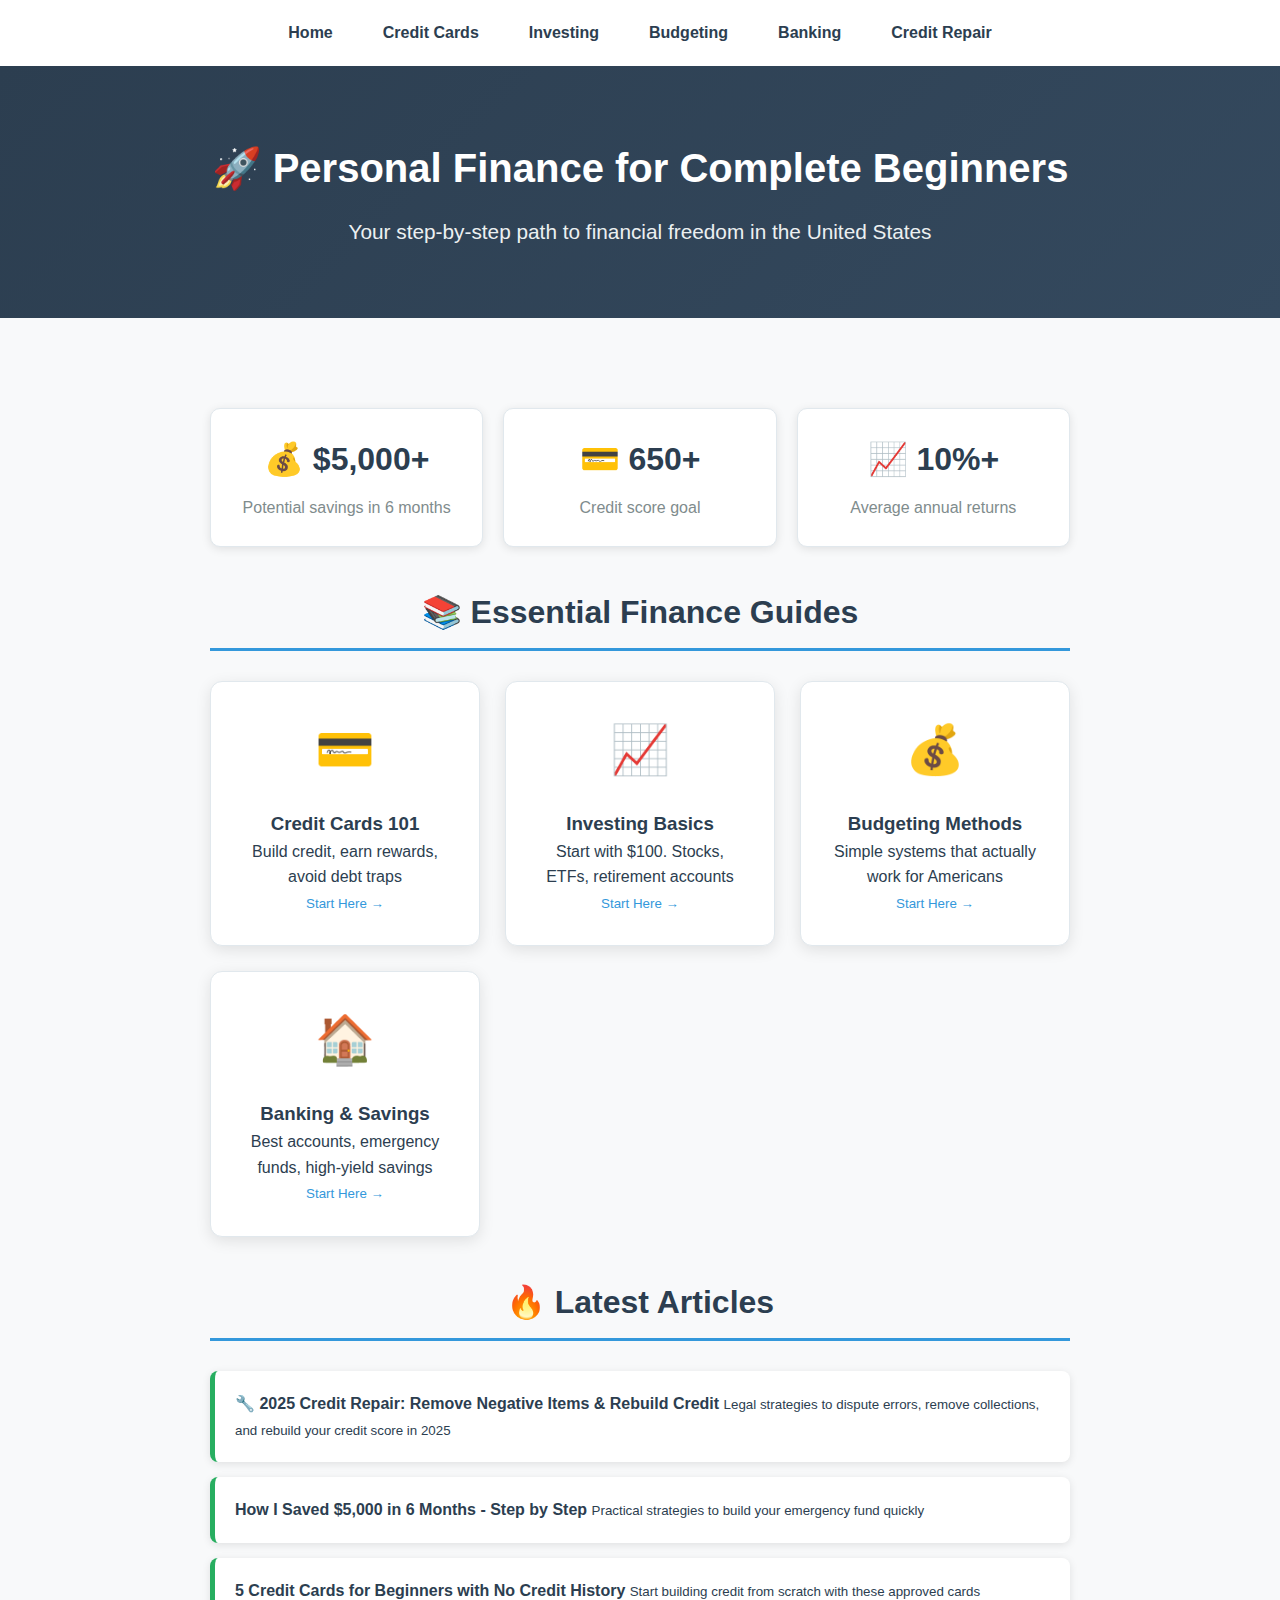
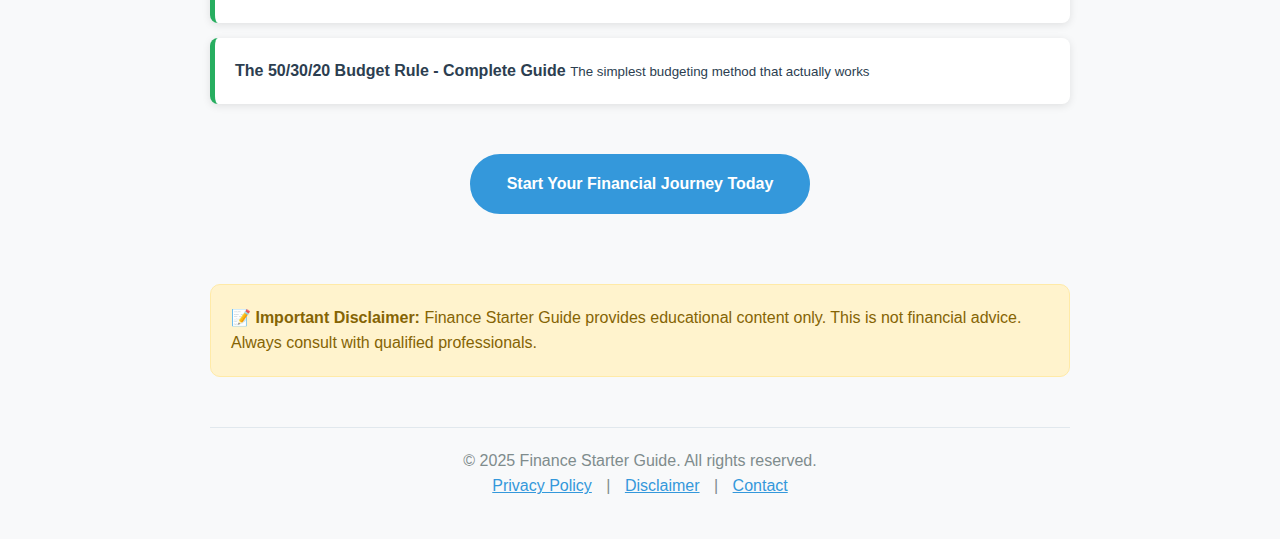
<file: index.html>
<!DOCTYPE html>
<html lang="en">
<head>
    <meta charset="UTF-8">
    <meta name="viewport" content="width=device-width, initial-scale=1.0">
    <title>Finance Starter Guide - Personal Finance for Beginners</title>
    <meta name="google-adsense-account" content="ca-pub-6330543640131396">
    <style>
        /* Finance Starter Guide - Clean Styles */
        :root {
            --primary: #2c3e50;
            --secondary: #3498db;
            --success: #27ae60;
            --light: #ecf0f1;
        }

        * {
            margin: 0;
            padding: 0;
            box-sizing: border-box;
        }

        body {
            font-family: 'Segoe UI', Tahoma, Geneva, Verdana, sans-serif;
            line-height: 1.6;
            color: #333;
            background: #f8f9fa;
        }

        .main-content {
            max-width: 900px;
            margin: 0 auto;
            padding: 20px;
        }

        .site-header {
            background: linear-gradient(135deg, #2c3e50 0%, #34495e 100%);
            color: white;
            padding: 50px 0;
            text-align: center;
            margin-bottom: 30px;
        }

        .site-header h1 {
            color: white;
            margin: 0;
            font-size: 2.5em;
        }

        .site-header p {
            color: #ecf0f1;
            font-size: 1.3em;
            margin: 15px 0 0 0;
        }

        .stats-grid {
            display: grid;
            grid-template-columns: repeat(auto-fit, minmax(200px, 1fr));
            gap: 20px;
            margin: 40px 0;
        }

        .stat-card {
            background: white;
            padding: 25px;
            border-radius: 10px;
            text-align: center;
            border: 1px solid #e1e8ed;
            box-shadow: 0 2px 10px rgba(0,0,0,0.1);
        }

        .stat-card h3 {
            margin: 0;
            color: #2c3e50;
            font-size: 2em;
        }

        .stat-card p {
            margin: 10px 0 0 0;
            color: #7f8c8d;
        }

        .section-title {
            color: #2c3e50;
            font-size: 2em;
            margin: 40px 0 20px 0;
            text-align: center;
            border-bottom: 3px solid #3498db;
            padding-bottom: 10px;
        }

        .guide-grid {
            display: grid;
            grid-template-columns: repeat(auto-fit, minmax(250px, 1fr));
            gap: 25px;
            margin: 30px 0;
        }

        .guide-card {
            background: white;
            border: 1px solid #e1e8ed;
            border-radius: 12px;
            padding: 30px;
            text-align: center;
            transition: all 0.3s ease;
            text-decoration: none;
            color: #2c3e50;
            display: block;
            box-shadow: 0 4px 15px rgba(0,0,0,0.1);
        }

        .guide-card:hover {
            transform: translateY(-5px);
            box-shadow: 0 8px 25px rgba(0,0,0,0.15);
        }

        .guide-icon {
            font-size: 3em;
            margin-bottom: 20px;
        }

        .article-list {
            list-style: none;
            margin: 30px 0;
        }

        .article-list li {
            background: white;
            margin: 15px 0;
            padding: 20px;
            border-radius: 8px;
            border-left: 5px solid #27ae60;
            box-shadow: 0 2px 8px rgba(0,0,0,0.1);
            transition: transform 0.3s ease;
        }

        .article-list li:hover {
            transform: translateX(5px);
        }

        .article-list li a {
            text-decoration: none;
            color: #2c3e50;
            display: block;
        }

        .btn-custom {
            display: inline-block;
            background: #3498db;
            color: white;
            padding: 15px 35px;
            border-radius: 30px;
            text-decoration: none;
            font-weight: bold;
            border: 2px solid #3498db;
            margin: 20px 0;
            transition: all 0.3s ease;
        }

        .btn-custom:hover {
            background: white;
            color: #3498db;
            transform: translateY(-2px);
        }

        .disclaimer {
            background: #fff3cd;
            border: 1px solid #ffeaa7;
            border-radius: 10px;
            padding: 20px;
            margin-top: 50px;
            color: #856404;
        }

        .nav {
            background: white;
            padding: 15px 0;
            box-shadow: 0 2px 10px rgba(0,0,0,0.1);
        }

        .nav-content {
            max-width: 900px;
            margin: 0 auto;
            padding: 0 20px;
            display: flex;
            justify-content: center;
            gap: 30px;
        }

        .nav a {
            color: #2c3e50;
            text-decoration: none;
            font-weight: 600;
            padding: 5px 10px;
            border-radius: 5px;
            transition: all 0.3s ease;
        }

        .nav a:hover {
            background: #ecf0f1;
            transform: translateY(-2px);
        }

        @media (max-width: 768px) {
            .guide-grid, .stats-grid {
                grid-template-columns: 1fr;
            }
            .main-content {
                padding: 15px;
            }
            .nav-content {
                flex-wrap: wrap;
                gap: 15px;
            }
        }
    </style>
</head>
<body>
    <nav class="nav">
        <div class="nav-content">
            <a href="index.html">Home</a>
            <a href="credit-cards.html">Credit Cards</a>
            <a href="investing.html">Investing</a>
            <a href="budgeting.html">Budgeting</a>
            <a href="banking.html">Banking</a>
            <!-- NUEVO ENLACE AÑADIDO -->
            <a href="credit-repair-2025.html">Credit Repair</a>
        </div>
    </nav>

    <header class="site-header">
        <div class="main-content">
            <h1>🚀 Personal Finance for Complete Beginners</h1>
            <p>Your step-by-step path to financial freedom in the United States</p>
        </div>
    </header>

    <div class="main-content">
        <div class="stats-grid">
            <div class="stat-card">
                <h3>💰 $5,000+</h3>
                <p>Potential savings in 6 months</p>
            </div>
            <div class="stat-card">
                <h3>💳 650+</h3>
                <p>Credit score goal</p>
            </div>
            <div class="stat-card">
                <h3>📈 10%+</h3>
                <p>Average annual returns</p>
            </div>
        </div>

        <h2 class="section-title">📚 Essential Finance Guides</h2>
        <div class="guide-grid">
            <a href="credit-cards.html" class="guide-card">
                <div class="guide-icon">💳</div>
                <h3>Credit Cards 101</h3>
                <p>Build credit, earn rewards, avoid debt traps</p>
                <small style="color: #3498db;">Start Here →</small>
            </a>

            <a href="investing.html" class="guide-card">
                <div class="guide-icon">📈</div>
                <h3>Investing Basics</h3>
                <p>Start with $100. Stocks, ETFs, retirement accounts</p>
                <small style="color: #3498db;">Start Here →</small>
            </a>

            <a href="budgeting.html" class="guide-card">
                <div class="guide-icon">💰</div>
                <h3>Budgeting Methods</h3>
                <p>Simple systems that actually work for Americans</p>
                <small style="color: #3498db;">Start Here →</small>
            </a>

            <a href="banking.html" class="guide-card">
                <div class="guide-icon">🏠</div>
                <h3>Banking & Savings</h3>
                <p>Best accounts, emergency funds, high-yield savings</p>
                <small style="color: #3498db;">Start Here →</small>
            </a>
        </div>

        <h2 class="section-title">🔥 Latest Articles</h2>
        <ul class="article-list">
            <!-- NUEVO ARTÍCULO AÑADIDO PRIMERO -->
            <li>
                <a href="credit-repair-2025.html">
                    <strong>🔧 2025 Credit Repair: Remove Negative Items & Rebuild Credit</strong>
                    <small>Legal strategies to dispute errors, remove collections, and rebuild your credit score in 2025</small>
                </a>
            </li>
            <li>
                <a href="savings-plan.html">
                    <strong>How I Saved $5,000 in 6 Months - Step by Step</strong>
                    <small>Practical strategies to build your emergency fund quickly</small>
                </a>
            </li>
            <li>
                <a href="first-credit-cards.html">
                    <strong>5 Credit Cards for Beginners with No Credit History</strong>
                    <small>Start building credit from scratch with these approved cards</small>
                </a>
            </li>
            <li>
                <a href="50-30-20-budget.html">
                    <strong>The 50/30/20 Budget Rule - Complete Guide</strong>
                    <small>The simplest budgeting method that actually works</small>
                </a>
            </li>
        </ul>

        <div style="text-align: center;">
            <a href="credit-cards.html" class="btn-custom">Start Your Financial Journey Today</a>
        </div>

        <div class="disclaimer">
            <strong>📝 Important Disclaimer:</strong> Finance Starter Guide provides educational content only. 
            This is not financial advice. Always consult with qualified professionals.
        </div>
        <footer style="text-align: center; margin-top: 50px; padding: 20px; border-top: 1px solid #e1e8ed; color: #7f8c8d;">
    <p>© 2025 Finance Starter Guide. All rights reserved.</p>
    <p>
        <a href="privacy-policy.html" style="color: #3498db; margin: 0 10px;">Privacy Policy</a> | 
        <a href="disclaimer.html" style="color: #3498db; margin: 0 10px;">Disclaimer</a> | 
        <a href="contact.html" style="color: #3498db; margin: 0 10px;">Contact</a>
    </p>
</footer>
    </div>
</body>
</html>
</file>
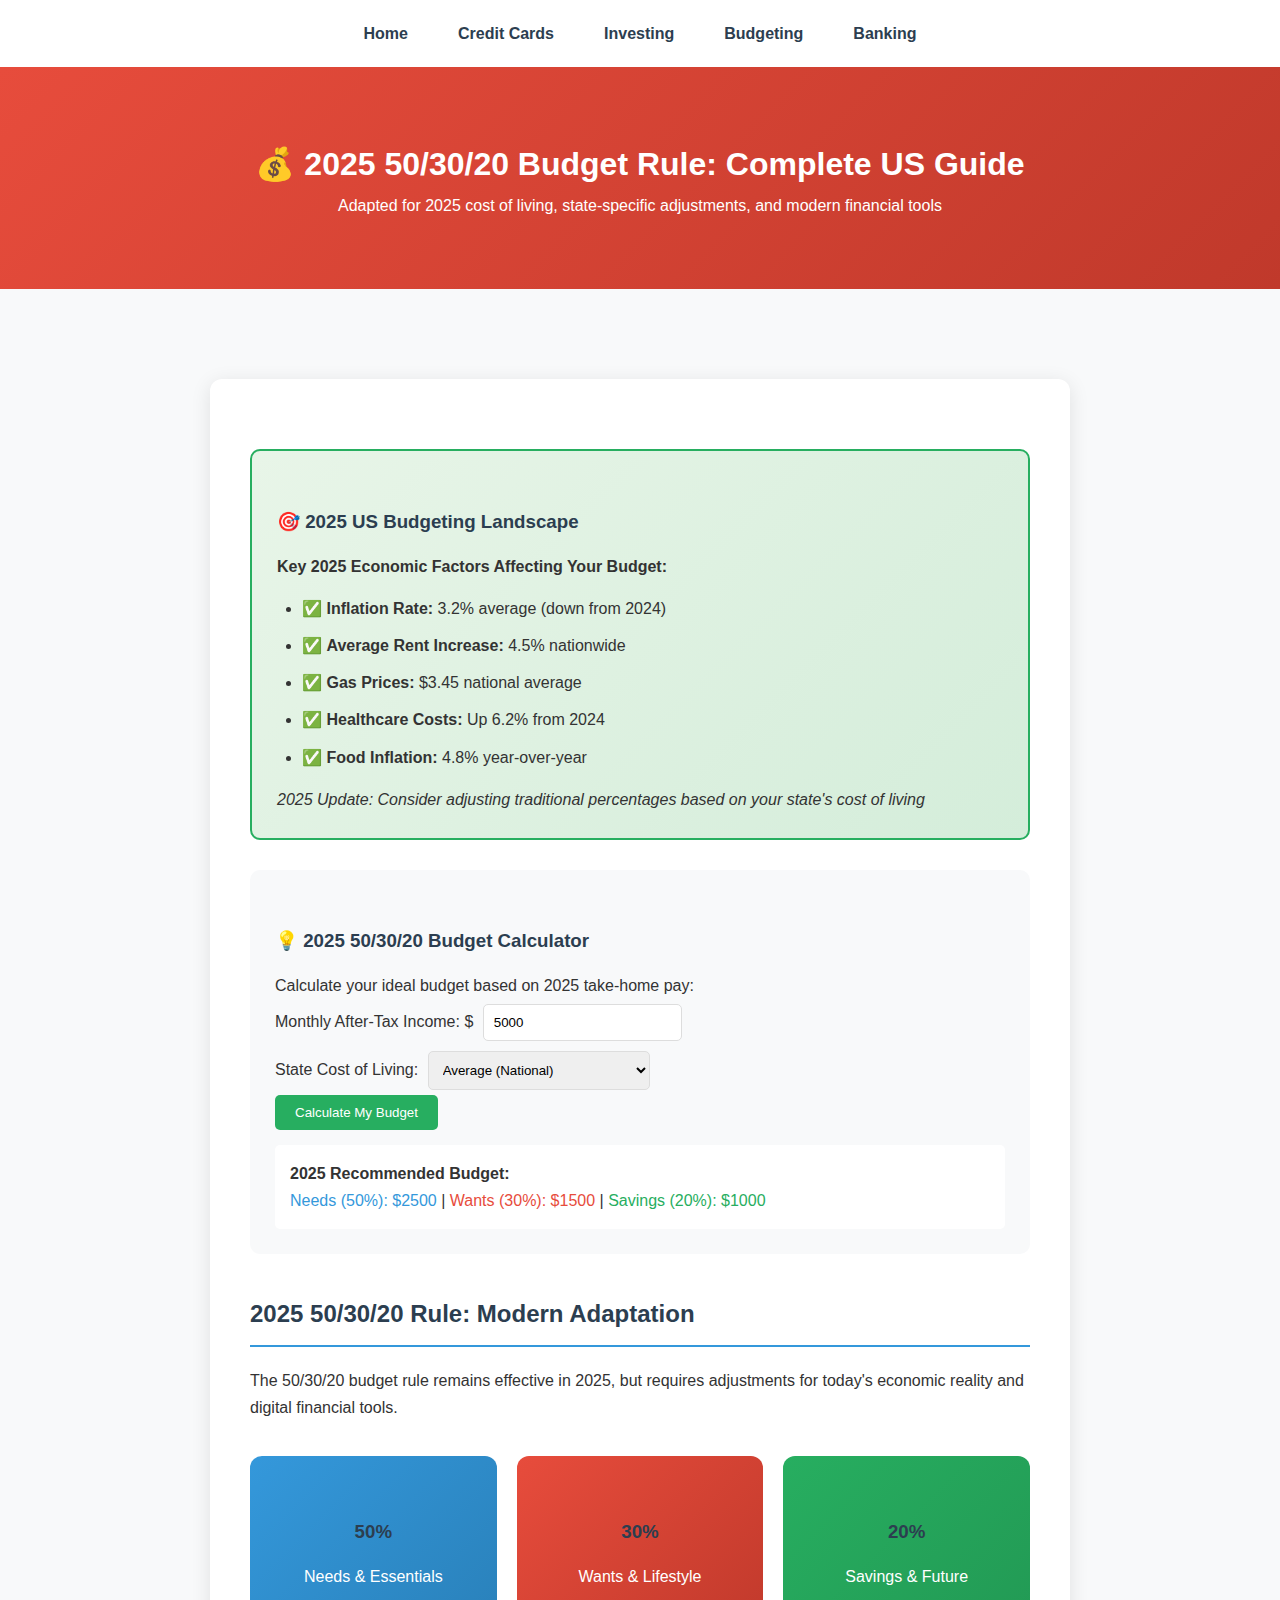
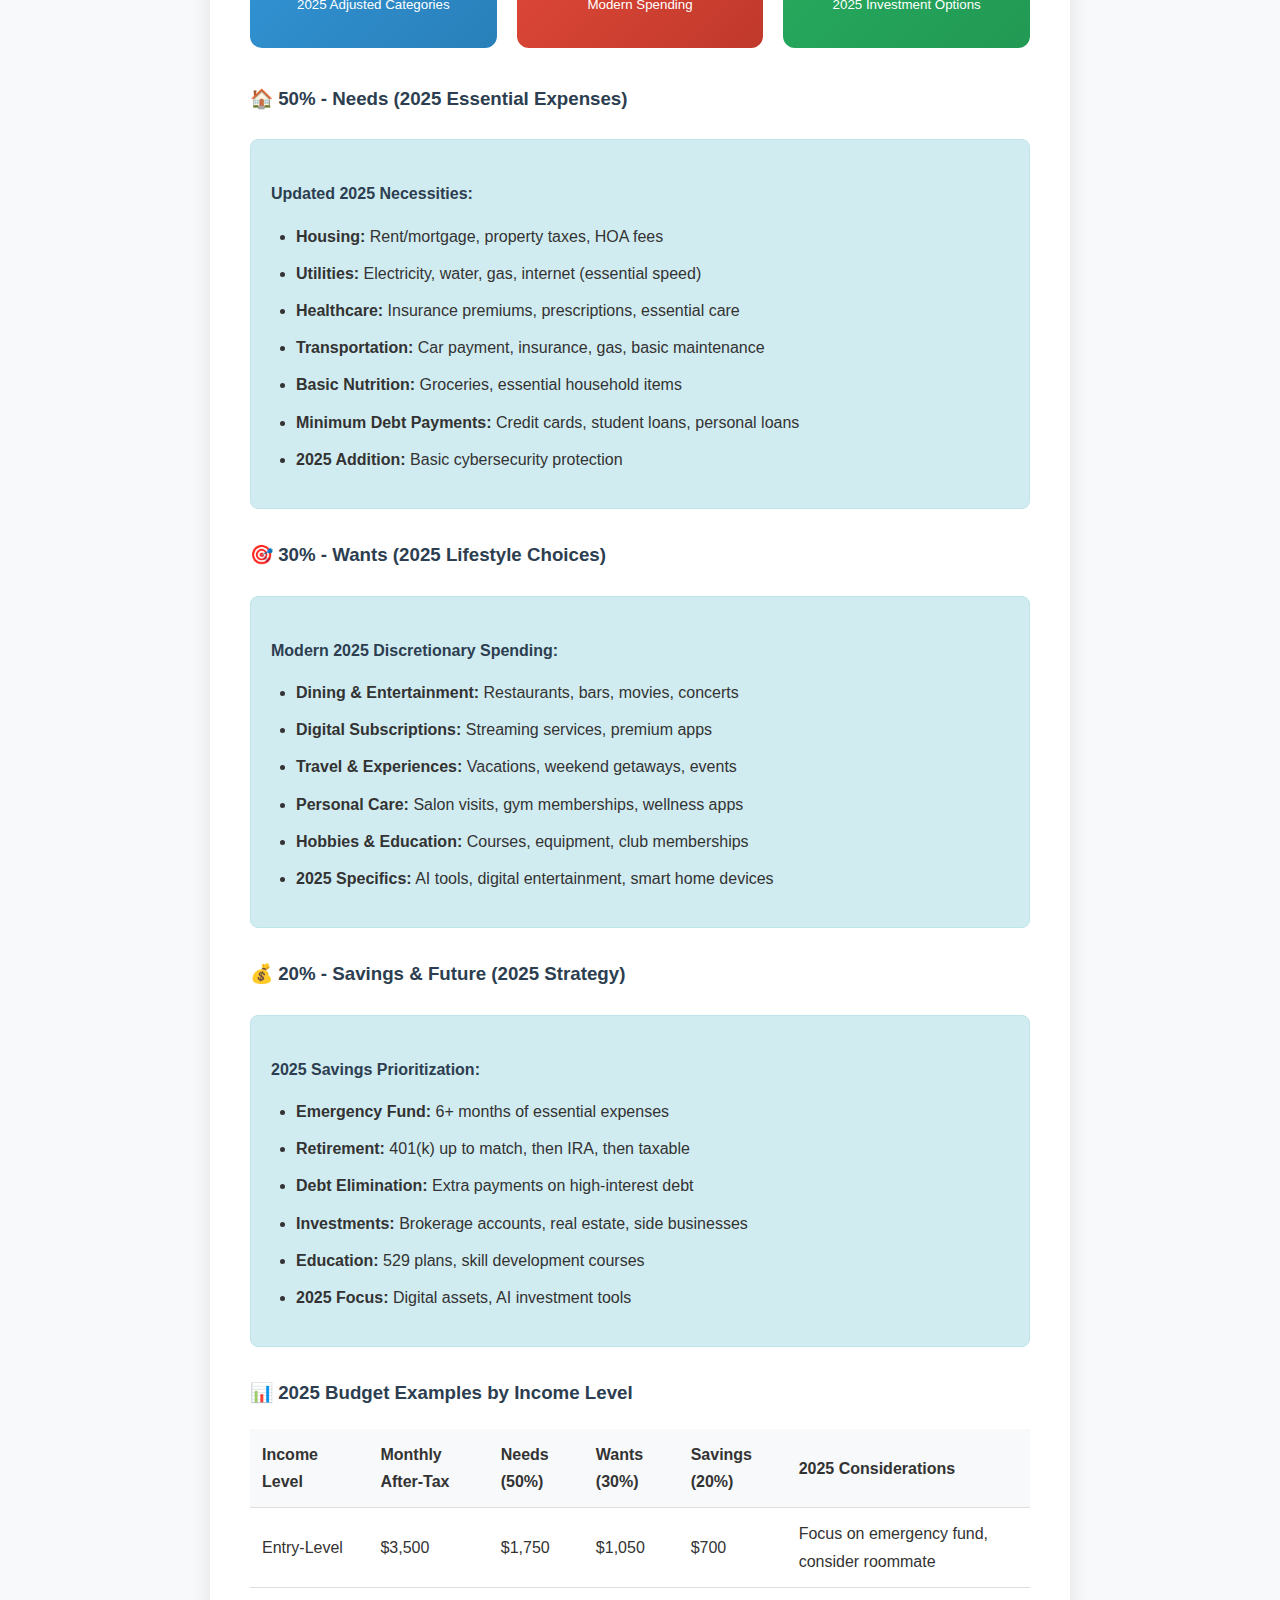
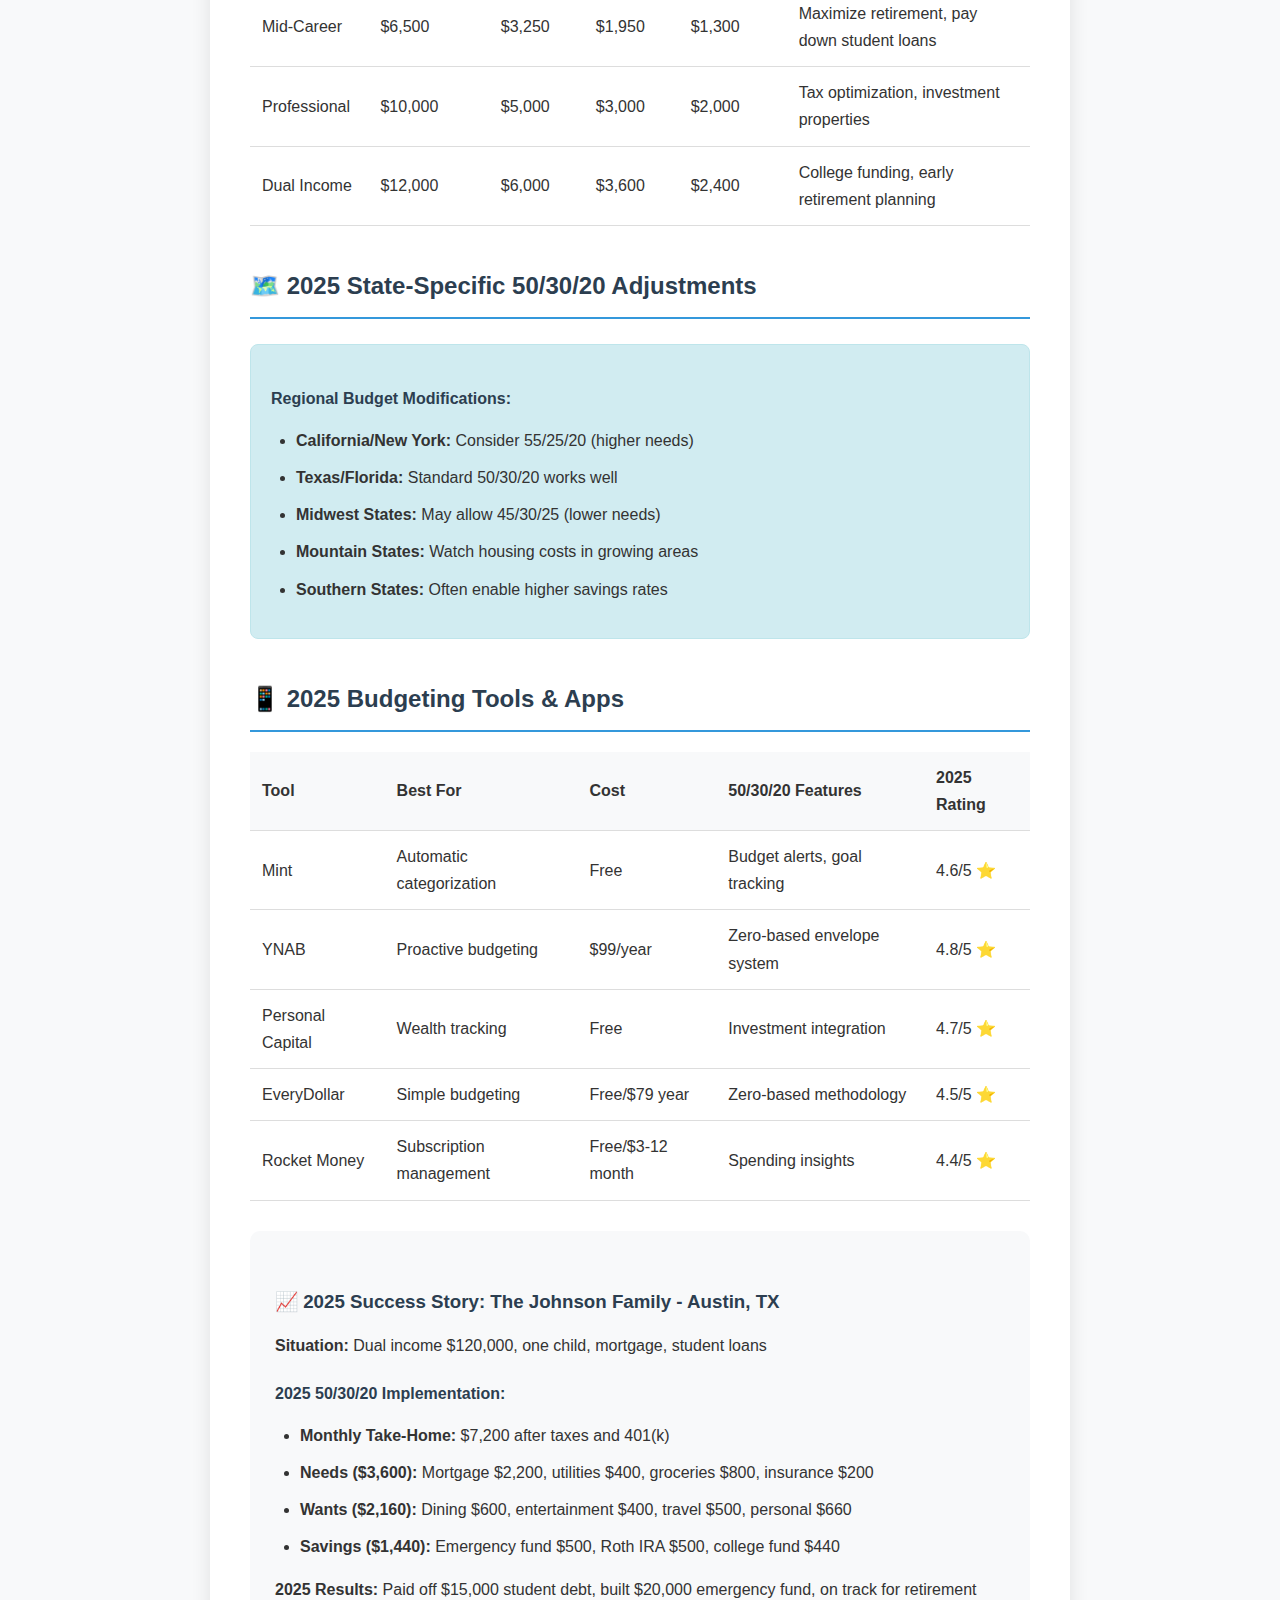
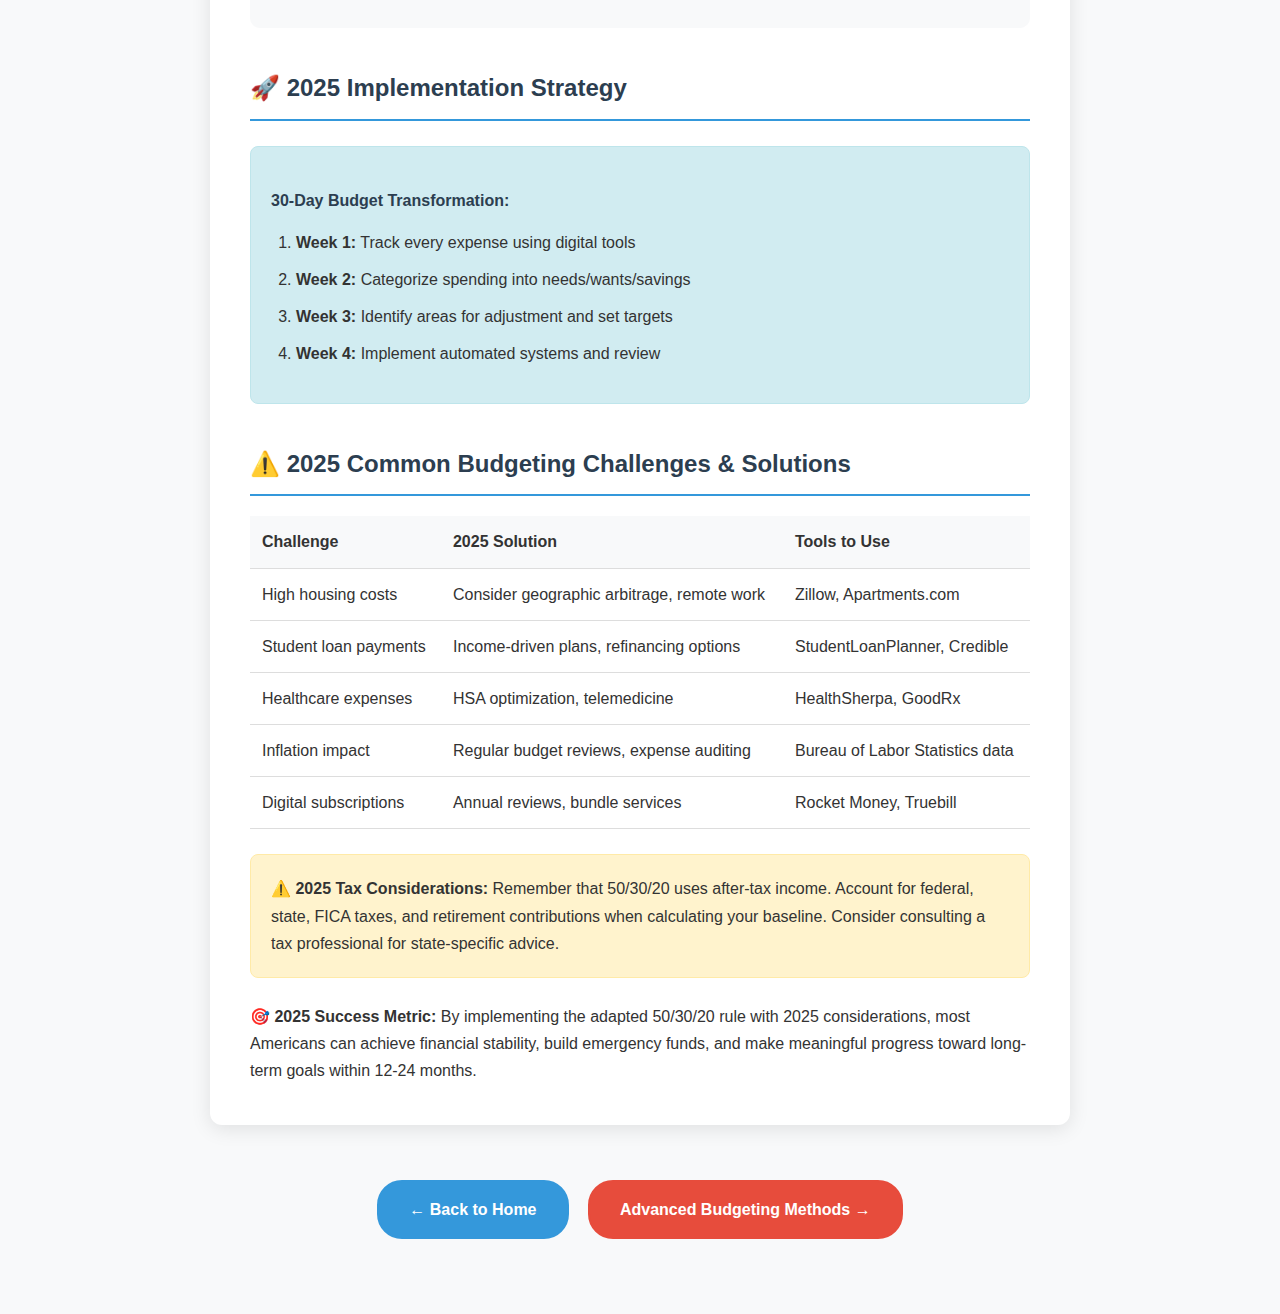
<file: 50-30-20-budget.html>
<!DOCTYPE html>
<html lang="en">
<head>
    <meta charset="UTF-8">
    <meta name="viewport" content="width=device-width, initial-scale=1.0">
    <title>2025 50/30/20 Budget Rule: Complete US Guide - Finance Starter Guide</title>
    <meta name="google-adsense-account" content="ca-pub-6330543640131396">
    <meta name="description" content="2025 50/30/20 budget rule adapted for US cost of living. State-specific adjustments, tax considerations, and digital tools for Americans.">
    <style>
        :root { --primary: #2c3e50; --secondary: #3498db; --success: #27ae60; --light: #ecf0f1; }
        * { margin: 0; padding: 0; box-sizing: border-box; }
        body { font-family: 'Segoe UI', sans-serif; line-height: 1.7; color: #333; background: #f8f9fa; }
        .main-content { max-width: 900px; margin: 0 auto; padding: 20px; }
        .nav { background: white; padding: 15px 0; box-shadow: 0 2px 10px rgba(0,0,0,0.1); }
        .nav-content { max-width: 900px; margin: 0 auto; padding: 0 20px; display: flex; justify-content: center; gap: 30px; }
        .nav a { color: #2c3e50; text-decoration: none; font-weight: 600; padding: 5px 10px; border-radius: 5px; }
        .nav a:hover { background: #ecf0f1; }
        .page-header { background: linear-gradient(135deg, #e74c3c 0%, #c0392b 100%); color: white; padding: 50px 0; text-align: center; margin-bottom: 40px; }
        .content-card { background: white; padding: 40px; border-radius: 12px; margin: 30px 0; box-shadow: 0 4px 20px rgba(0,0,0,0.1); }
        .btn-custom { display: inline-block; background: #3498db; color: white; padding: 14px 30px; border-radius: 25px; text-decoration: none; font-weight: bold; border: 2px solid #3498db; margin: 15px 0; transition: all 0.3s ease; }
        .btn-custom:hover { background: white; color: #3498db; transform: translateY(-2px); }
        .budget-visual { display: grid; grid-template-columns: 1fr 1fr 1fr; gap: 20px; margin: 35px 0; text-align: center; }
        .budget-item { padding: 30px; border-radius: 12px; color: white; transition: transform 0.3s ease; }
        .budget-item:hover { transform: scale(1.05); }
        .needs { background: linear-gradient(135deg, #3498db 0%, #2980b9 100%); }
        .wants { background: linear-gradient(135deg, #e74c3c 0%, #c0392b 100%); }
        .savings { background: linear-gradient(135deg, #27ae60 0%, #229954 100%); }
        .calculator { background: #f8f9fa; padding: 25px; border-radius: 10px; margin: 25px 0; }
        .calculator input, .calculator select { padding: 10px; margin: 5px; border: 1px solid #ddd; border-radius: 5px; }
        .calculator button { background: #27ae60; color: white; padding: 10px 20px; border: none; border-radius: 5px; cursor: pointer; }
        .usa-specific { background: linear-gradient(135deg, #e8f5e8 0%, #d4edda 100%); border: 2px solid #27ae60; border-radius: 10px; padding: 25px; margin: 30px 0; }
        .warning-box { background: #fff3cd; border: 1px solid #ffeaa7; border-radius: 8px; padding: 20px; margin: 25px 0; }
        .tip-box { background: #d1ecf1; border: 1px solid #bee5eb; border-radius: 8px; padding: 20px; margin: 25px 0; }
        table { width: 100%; border-collapse: collapse; margin: 20px 0; }
        th, td { padding: 12px; text-align: left; border-bottom: 1px solid #ddd; }
        th { background: #f8f9fa; font-weight: 600; }
        h2 { color: #2c3e50; border-bottom: 2px solid #3498db; padding-bottom: 10px; margin: 40px 0 20px 0; }
        h3 { color: #2c3e50; margin: 30px 0 15px 0; }
        h4 { color: #2c3e50; margin: 20px 0 10px 0; }
        ul, ol { margin: 15px 0; padding-left: 25px; }
        li { margin: 10px 0; }
        @media (max-width: 768px) { 
            .nav-content { flex-wrap: wrap; gap: 15px; } 
            .main-content { padding: 15px; } 
            .budget-visual { grid-template-columns: 1fr; }
        }
    </style>
</head>
<body>
    <nav class="nav">
        <div class="nav-content">
            <a href="index.html">Home</a>
            <a href="credit-cards.html">Credit Cards</a>
            <a href="investing.html">Investing</a>
            <a href="budgeting.html">Budgeting</a>
            <a href="banking.html">Banking</a>
        </div>
    </nav>

    <header class="page-header">
        <div class="main-content">
            <h1>💰 2025 50/30/20 Budget Rule: Complete US Guide</h1>
            <p>Adapted for 2025 cost of living, state-specific adjustments, and modern financial tools</p>
        </div>
    </header>

    <div class="main-content">
        <div class="content-card">
            <!-- ACTUALIZACIÓN USA 2025 -->
            <div class="usa-specific">
                <h3>🎯 2025 US Budgeting Landscape</h3>
                <p><strong>Key 2025 Economic Factors Affecting Your Budget:</strong></p>
                <ul>
                    <li>✅ <strong>Inflation Rate:</strong> 3.2% average (down from 2024)</li>
                    <li>✅ <strong>Average Rent Increase:</strong> 4.5% nationwide</li>
                    <li>✅ <strong>Gas Prices:</strong> $3.45 national average</li>
                    <li>✅ <strong>Healthcare Costs:</strong> Up 6.2% from 2024</li>
                    <li>✅ <strong>Food Inflation:</strong> 4.8% year-over-year</li>
                </ul>
                <p><em>2025 Update: Consider adjusting traditional percentages based on your state's cost of living</em></p>
            </div>

            <!-- CALCULADORA 50/30/20 2025 -->
            <div class="calculator">
                <h3>💡 2025 50/30/20 Budget Calculator</h3>
                <p>Calculate your ideal budget based on 2025 take-home pay:</p>
                <div>
                    <label>Monthly After-Tax Income: $</label>
                    <input type="number" id="monthlyIncome" placeholder="5000" value="5000">
                </div>
                <div>
                    <label>State Cost of Living: </label>
                    <select id="stateAdjustment">
                        <option value="1.0">Average (National)</option>
                        <option value="1.4">High (CA, NY, MA)</option>
                        <option value="1.2">Above Average (CO, WA, OR)</option>
                        <option value="0.9">Below Average (TX, FL, GA)</option>
                        <option value="0.8">Low (MS, AR, OK)</option>
                    </select>
                </div>
                <button onclick="calculateBudget()">Calculate My Budget</button>
                <div id="budgetResult" style="margin-top: 15px; padding: 15px; background: white; border-radius: 5px; display: none;">
                    <strong>2025 Recommended Budget:</strong><br>
                    <span style="color: #3498db;">Needs (50%): $<span id="needsAmount">0</span></span> | 
                    <span style="color: #e74c3c;">Wants (30%): $<span id="wantsAmount">0</span></span> | 
                    <span style="color: #27ae60;">Savings (20%): $<span id="savingsAmount">0</span></span>
                </div>
            </div>

            <h2>2025 50/30/20 Rule: Modern Adaptation</h2>
            <p>The 50/30/20 budget rule remains effective in 2025, but requires adjustments for today's economic reality and digital financial tools.</p>
            
            <div class="budget-visual">
                <div class="budget-item needs">
                    <h3>50%</h3>
                    <p>Needs & Essentials</p>
                    <small>2025 Adjusted Categories</small>
                </div>
                <div class="budget-item wants">
                    <h3>30%</h3>
                    <p>Wants & Lifestyle</p>
                    <small>Modern Spending</small>
                </div>
                <div class="budget-item savings">
                    <h3>20%</h3>
                    <p>Savings & Future</p>
                    <small>2025 Investment Options</small>
                </div>
            </div>

            <!-- CATEGORÍAS ACTUALIZADAS 2025 -->
            <h3>🏠 50% - Needs (2025 Essential Expenses)</h3>
            <div class="tip-box">
                <h4>Updated 2025 Necessities:</h4>
                <ul>
                    <li><strong>Housing:</strong> Rent/mortgage, property taxes, HOA fees</li>
                    <li><strong>Utilities:</strong> Electricity, water, gas, internet (essential speed)</li>
                    <li><strong>Healthcare:</strong> Insurance premiums, prescriptions, essential care</li>
                    <li><strong>Transportation:</strong> Car payment, insurance, gas, basic maintenance</li>
                    <li><strong>Basic Nutrition:</strong> Groceries, essential household items</li>
                    <li><strong>Minimum Debt Payments:</strong> Credit cards, student loans, personal loans</li>
                    <li><strong>2025 Addition:</strong> Basic cybersecurity protection</li>
                </ul>
            </div>

            <h3>🎯 30% - Wants (2025 Lifestyle Choices)</h3>
            <div class="tip-box">
                <h4>Modern 2025 Discretionary Spending:</h4>
                <ul>
                    <li><strong>Dining & Entertainment:</strong> Restaurants, bars, movies, concerts</li>
                    <li><strong>Digital Subscriptions:</strong> Streaming services, premium apps</li>
                    <li><strong>Travel & Experiences:</strong> Vacations, weekend getaways, events</li>
                    <li><strong>Personal Care:</strong> Salon visits, gym memberships, wellness apps</li>
                    <li><strong>Hobbies & Education:</strong> Courses, equipment, club memberships</li>
                    <li><strong>2025 Specifics:</strong> AI tools, digital entertainment, smart home devices</li>
                </ul>
            </div>

            <h3>💰 20% - Savings & Future (2025 Strategy)</h3>
            <div class="tip-box">
                <h4>2025 Savings Prioritization:</h4>
                <ul>
                    <li><strong>Emergency Fund:</strong> 6+ months of essential expenses</li>
                    <li><strong>Retirement:</strong> 401(k) up to match, then IRA, then taxable</li>
                    <li><strong>Debt Elimination:</strong> Extra payments on high-interest debt</li>
                    <li><strong>Investments:</strong> Brokerage accounts, real estate, side businesses</li>
                    <li><strong>Education:</strong> 529 plans, skill development courses</li>
                    <li><strong>2025 Focus:</strong> Digital assets, AI investment tools</li>
                </ul>
            </div>

            <!-- EJEMPLOS POR INGRESOS 2025 -->
            <h3>📊 2025 Budget Examples by Income Level</h3>
            <table>
                <tr>
                    <th>Income Level</th>
                    <th>Monthly After-Tax</th>
                    <th>Needs (50%)</th>
                    <th>Wants (30%)</th>
                    <th>Savings (20%)</th>
                    <th>2025 Considerations</th>
                </tr>
                <tr>
                    <td>Entry-Level</td>
                    <td>$3,500</td>
                    <td>$1,750</td>
                    <td>$1,050</td>
                    <td>$700</td>
                    <td>Focus on emergency fund, consider roommate</td>
                </tr>
                <tr>
                    <td>Mid-Career</td>
                    <td>$6,500</td>
                    <td>$3,250</td>
                    <td>$1,950</td>
                    <td>$1,300</td>
                    <td>Maximize retirement, pay down student loans</td>
                </tr>
                <tr>
                    <td>Professional</td>
                    <td>$10,000</td>
                    <td>$5,000</td>
                    <td>$3,000</td>
                    <td>$2,000</td>
                    <td>Tax optimization, investment properties</td>
                </tr>
                <tr>
                    <td>Dual Income</td>
                    <td>$12,000</td>
                    <td>$6,000</td>
                    <td>$3,600</td>
                    <td>$2,400</td>
                    <td>College funding, early retirement planning</td>
                </tr>
            </table>

            <!-- AJUSTES POR ESTADO 2025 -->
            <h2>🗺️ 2025 State-Specific 50/30/20 Adjustments</h2>
            
            <div class="tip-box">
                <h4>Regional Budget Modifications:</h4>
                <ul>
                    <li><strong>California/New York:</strong> Consider 55/25/20 (higher needs)</li>
                    <li><strong>Texas/Florida:</strong> Standard 50/30/20 works well</li>
                    <li><strong>Midwest States:</strong> May allow 45/30/25 (lower needs)</li>
                    <li><strong>Mountain States:</strong> Watch housing costs in growing areas</li>
                    <li><strong>Southern States:</strong> Often enable higher savings rates</li>
                </ul>
            </div>

            <!-- HERRAMIENTAS DIGITALES 2025 -->
            <h2>📱 2025 Budgeting Tools & Apps</h2>
            
            <table>
                <tr>
                    <th>Tool</th>
                    <th>Best For</th>
                    <th>Cost</th>
                    <th>50/30/20 Features</th>
                    <th>2025 Rating</th>
                </tr>
                <tr>
                    <td>Mint</td>
                    <td>Automatic categorization</td>
                    <td>Free</td>
                    <td>Budget alerts, goal tracking</td>
                    <td>4.6/5 ⭐</td>
                </tr>
                <tr>
                    <td>YNAB</td>
                    <td>Proactive budgeting</td>
                    <td>$99/year</td>
                    <td>Zero-based envelope system</td>
                    <td>4.8/5 ⭐</td>
                </tr>
                <tr>
                    <td>Personal Capital</td>
                    <td>Wealth tracking</td>
                    <td>Free</td>
                    <td>Investment integration</td>
                    <td>4.7/5 ⭐</td>
                </tr>
                <tr>
                    <td>EveryDollar</td>
                    <td>Simple budgeting</td>
                    <td>Free/$79 year</td>
                    <td>Zero-based methodology</td>
                    <td>4.5/5 ⭐</td>
                </tr>
                <tr>
                    <td>Rocket Money</td>
                    <td>Subscription management</td>
                    <td>Free/$3-12 month</td>
                    <td>Spending insights</td>
                    <td>4.4/5 ⭐</td>
                </tr>
            </table>

            <!-- CASO DE ESTUDIO 2025 -->
            <div style="background: #f8f9fa; padding: 25px; border-radius: 10px; margin: 30px 0;">
                <h3>📈 2025 Success Story: The Johnson Family - Austin, TX</h3>
                <p><strong>Situation:</strong> Dual income $120,000, one child, mortgage, student loans</p>
                
                <h4>2025 50/30/20 Implementation:</h4>
                <ul>
                    <li><strong>Monthly Take-Home:</strong> $7,200 after taxes and 401(k)</li>
                    <li><strong>Needs ($3,600):</strong> Mortgage $2,200, utilities $400, groceries $800, insurance $200</li>
                    <li><strong>Wants ($2,160):</strong> Dining $600, entertainment $400, travel $500, personal $660</li>
                    <li><strong>Savings ($1,440):</strong> Emergency fund $500, Roth IRA $500, college fund $440</li>
                </ul>
                
                <p><strong>2025 Results:</strong> Paid off $15,000 student debt, built $20,000 emergency fund, on track for retirement</p>
            </div>

            <!-- ESTRATEGIA DE IMPLEMENTACIÓN 2025 -->
            <h2>🚀 2025 Implementation Strategy</h2>
            
            <div class="tip-box">
                <h4>30-Day Budget Transformation:</h4>
                <ol>
                    <li><strong>Week 1:</strong> Track every expense using digital tools</li>
                    <li><strong>Week 2:</strong> Categorize spending into needs/wants/savings</li>
                    <li><strong>Week 3:</strong> Identify areas for adjustment and set targets</li>
                    <li><strong>Week 4:</strong> Implement automated systems and review</li>
                </ol>
            </div>

            <h2>⚠️ 2025 Common Budgeting Challenges & Solutions</h2>
            
            <table>
                <tr>
                    <th>Challenge</th>
                    <th>2025 Solution</th>
                    <th>Tools to Use</th>
                </tr>
                <tr>
                    <td>High housing costs</td>
                    <td>Consider geographic arbitrage, remote work</td>
                    <td>Zillow, Apartments.com</td>
                </tr>
                <tr>
                    <td>Student loan payments</td>
                    <td>Income-driven plans, refinancing options</td>
                    <td>StudentLoanPlanner, Credible</td>
                </tr>
                <tr>
                    <td>Healthcare expenses</td>
                    <td>HSA optimization, telemedicine</td>
                    <td>HealthSherpa, GoodRx</td>
                </tr>
                <tr>
                    <td>Inflation impact</td>
                    <td>Regular budget reviews, expense auditing</td>
                    <td>Bureau of Labor Statistics data</td>
                </tr>
                <tr>
                    <td>Digital subscriptions</td>
                    <td>Annual reviews, bundle services</td>
                    <td>Rocket Money, Truebill</td>
                </tr>
            </table>

            <div class="warning-box">
                <strong>⚠️ 2025 Tax Considerations:</strong> Remember that 50/30/20 uses after-tax income. Account for federal, state, FICA taxes, and retirement contributions when calculating your baseline. Consider consulting a tax professional for state-specific advice.
            </div>

            <div class="success-box">
                <strong>🎯 2025 Success Metric:</strong> By implementing the adapted 50/30/20 rule with 2025 considerations, most Americans can achieve financial stability, build emergency funds, and make meaningful progress toward long-term goals within 12-24 months.
            </div>

        </div>

        <div style="text-align: center; margin: 40px 0;">
            <a href="index.html" class="btn-custom">← Back to Home</a>
            <a href="budgeting.html" class="btn-custom" style="background: #e74c3c; border-color: #e74c3c; margin-left: 15px;">Advanced Budgeting Methods →</a>
        </div>
    </div>

    <script>
        // Calculadora de presupuesto 50/30/20 2025
        function calculateBudget() {
            const income = parseFloat(document.getElementById('monthlyIncome').value) || 5000;
            const adjustment = parseFloat(document.getElementById('stateAdjustment').value);
            
            // Ajustar ingresos para costo de vida
            const adjustedIncome = income / adjustment;
            
            const needs = adjustedIncome * 0.50;
            const wants = adjustedIncome * 0.30;
            const savings = adjustedIncome * 0.20;
            
            document.getElementById('needsAmount').textContent = needs.toFixed(0);
            document.getElementById('wantsAmount').textContent = wants.toFixed(0);
            document.getElementById('savingsAmount').textContent = savings.toFixed(0);
            document.getElementById('budgetResult').style.display = 'block';
        }

        // Calcular automáticamente al cargar la página
        window.onload = function() {
            calculateBudget();
        }

        // Nueva funcionalidad 2025: Simulador de progreso de ahorro
        function simulateSavingsProgress() {
            const monthlySavings = parseFloat(document.getElementById('savingsAmount').textContent) || 1000;
            const months = parseInt(document.getElementById('savingsTimeline').value) || 12;
            const apy = 0.05; // 5% APY promedio 2025
            
            let total = 0;
            for (let i = 0; i < months; i++) {
                total = (total + monthlySavings) * (1 + apy/12);
            }
            
            document.getElementById('projectedSavings').textContent = total.toFixed(0);
            document.getElementById('savingsProjection').style.display = 'block';
        }
    </script>
</body>
</html>
</file>
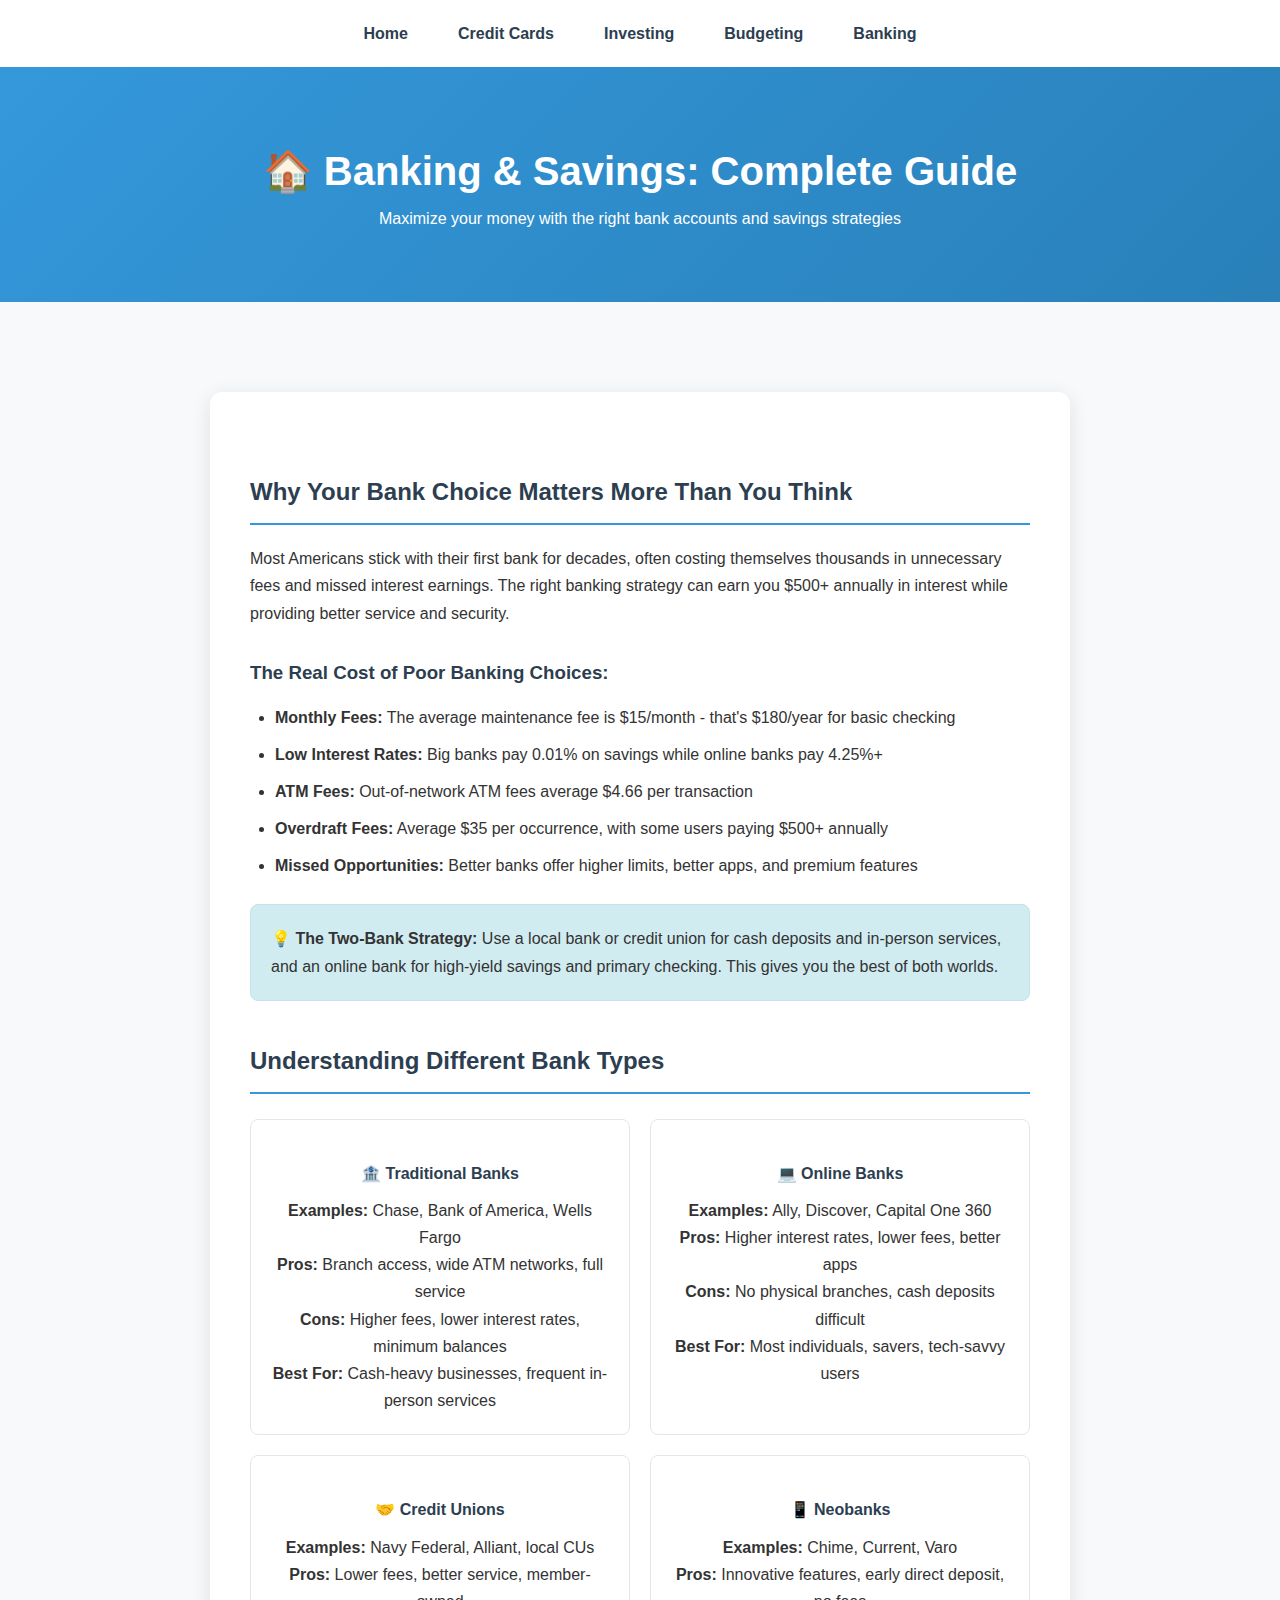
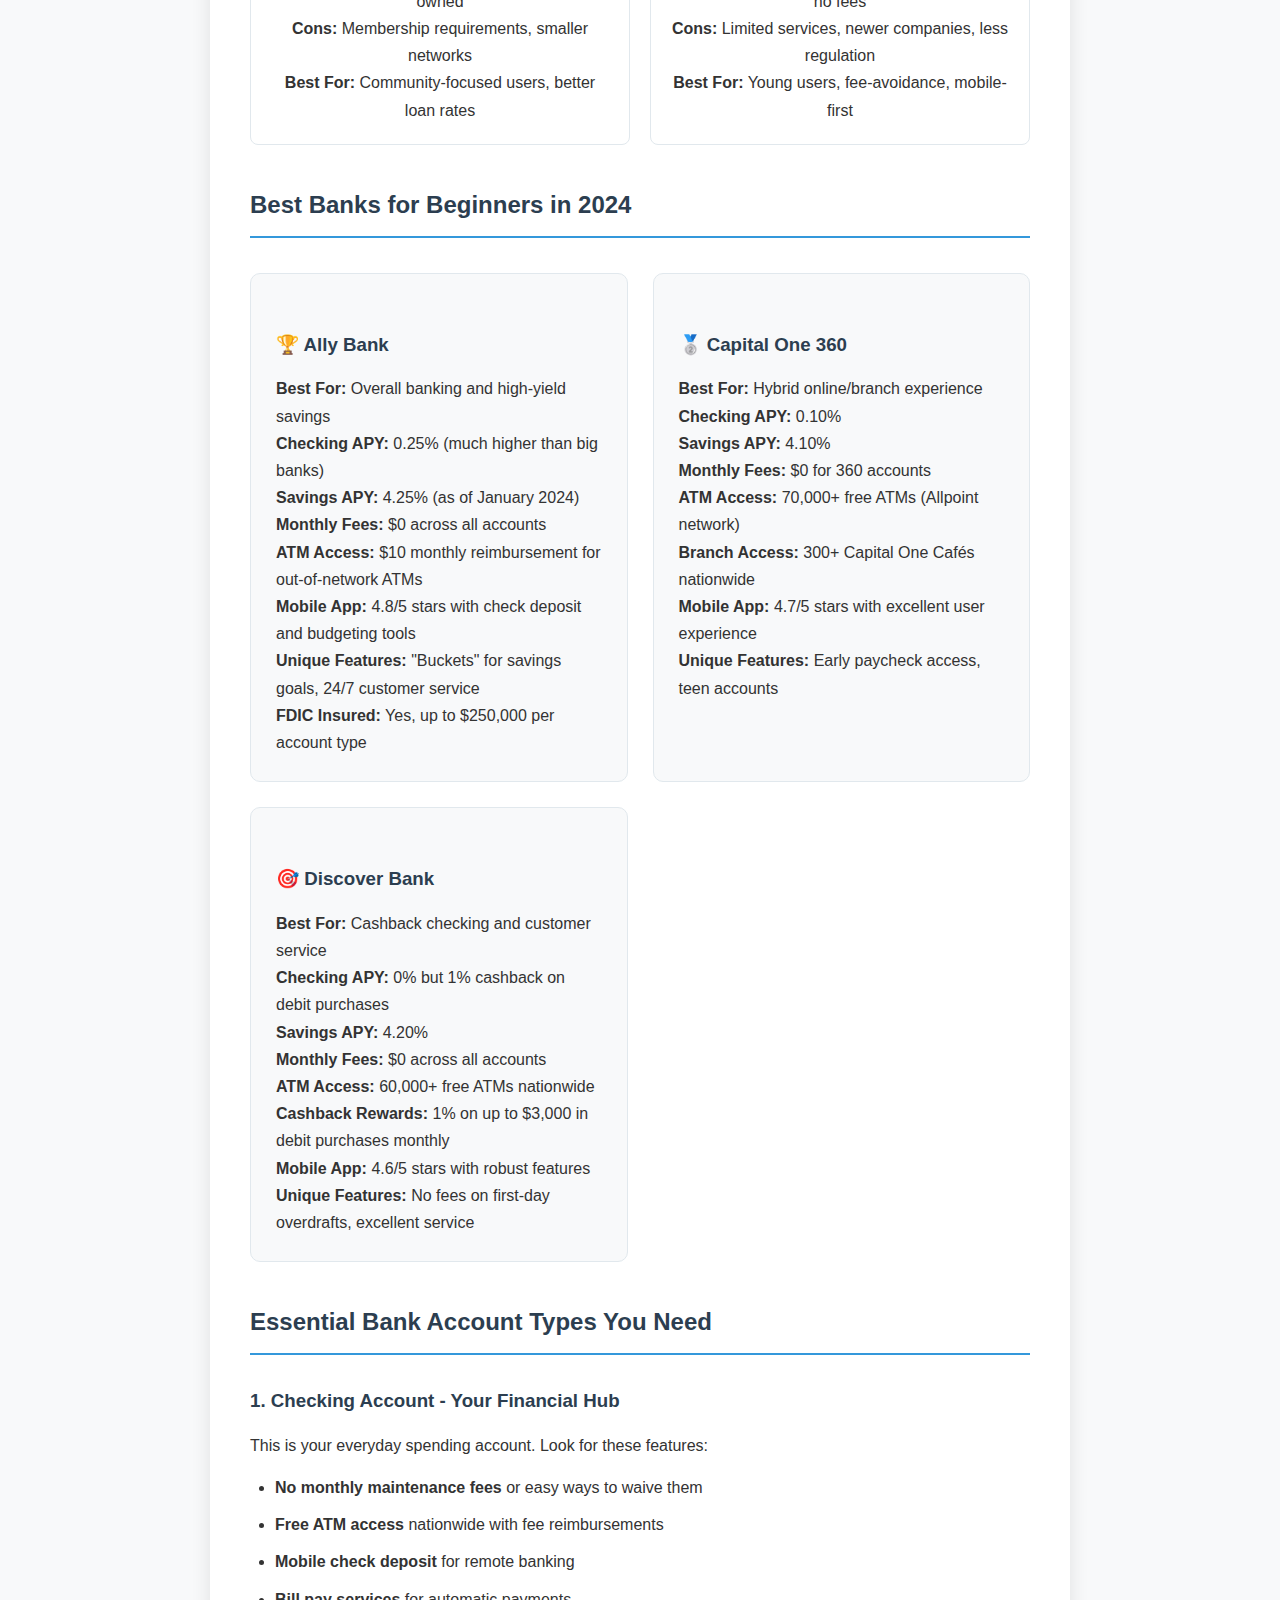
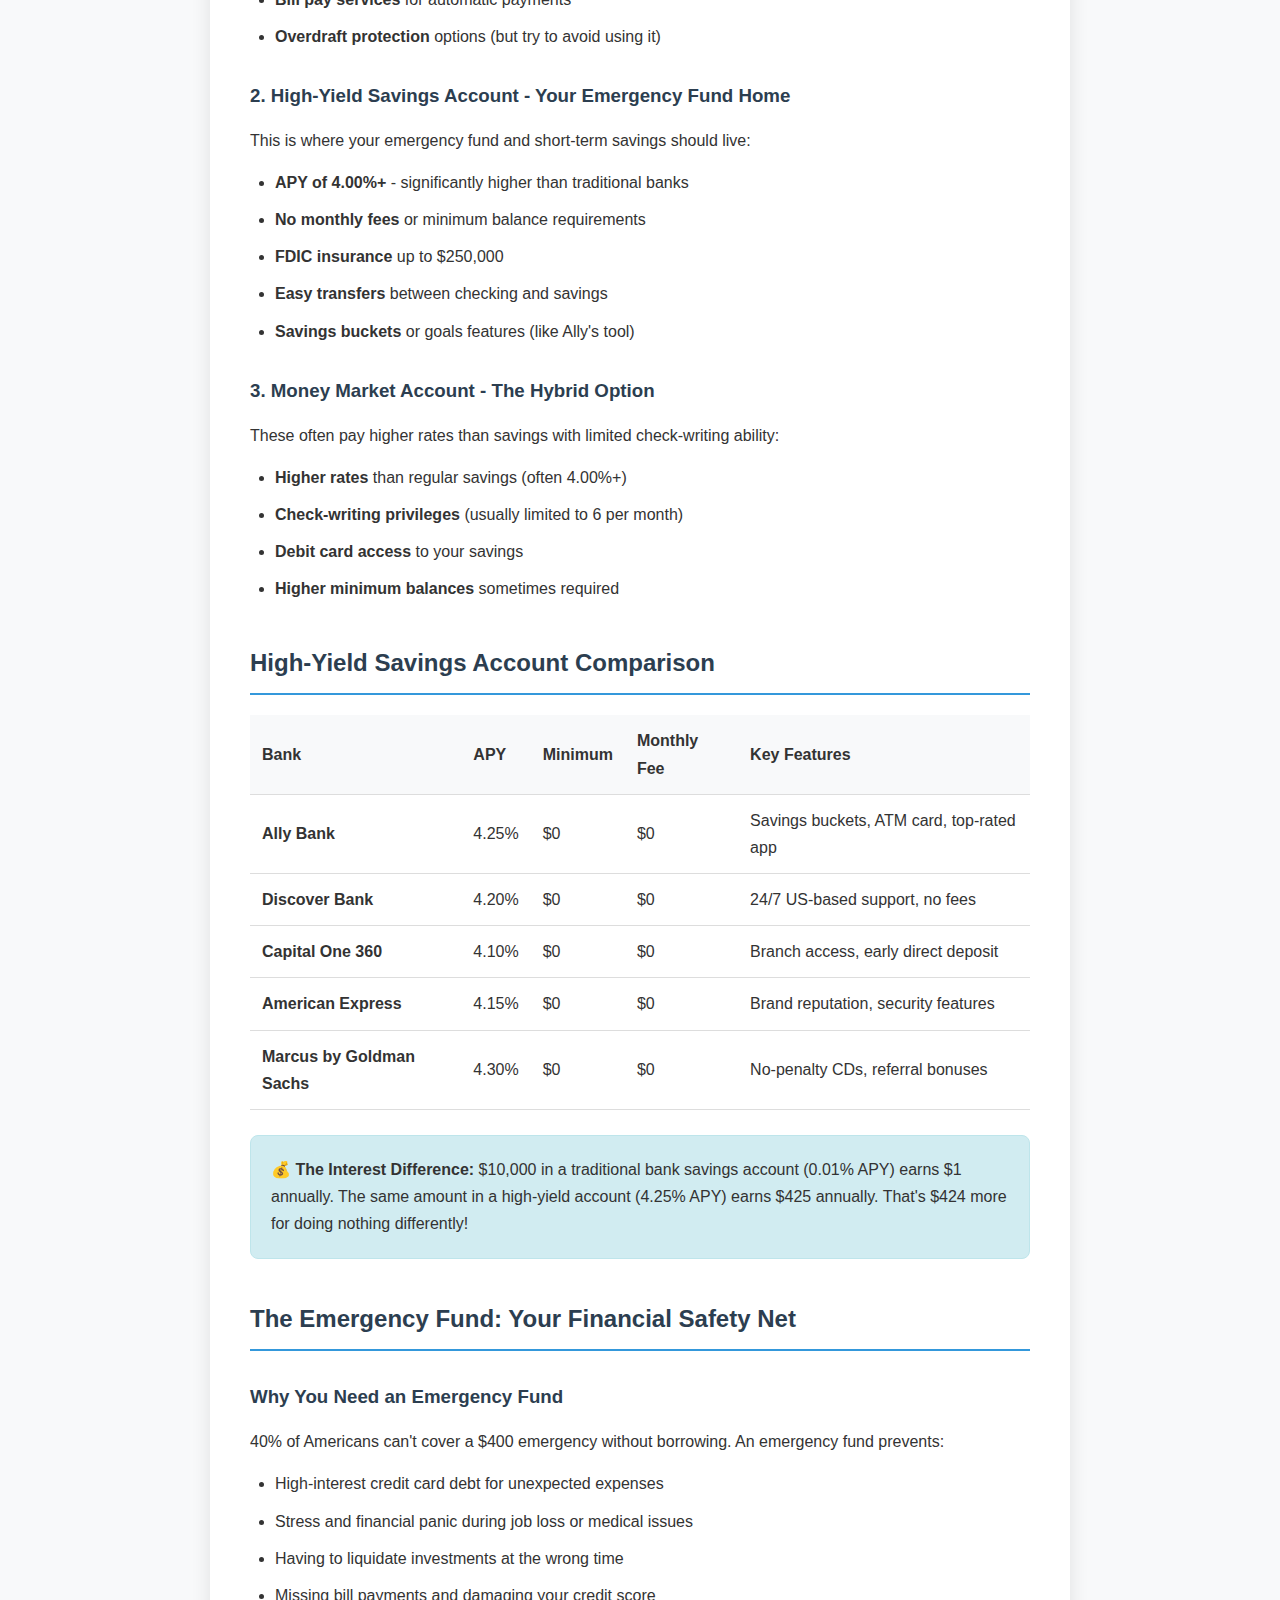
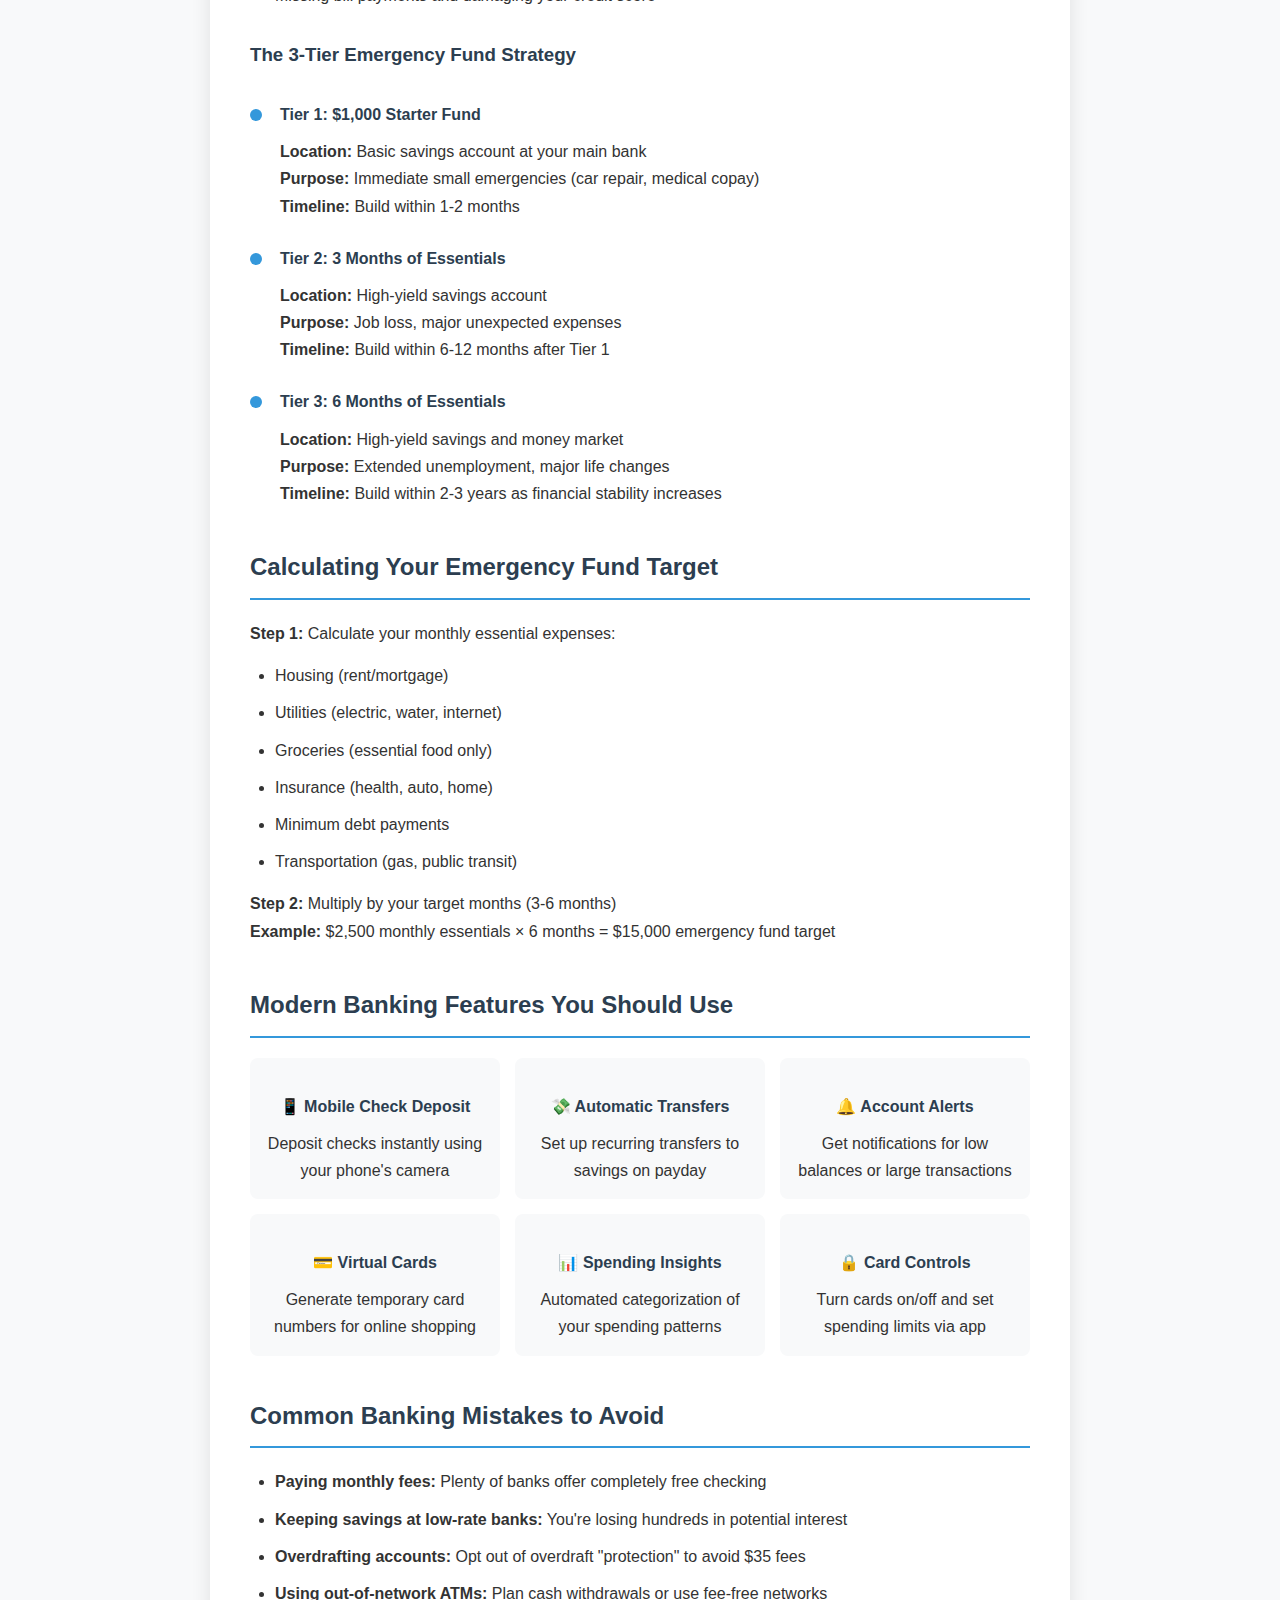
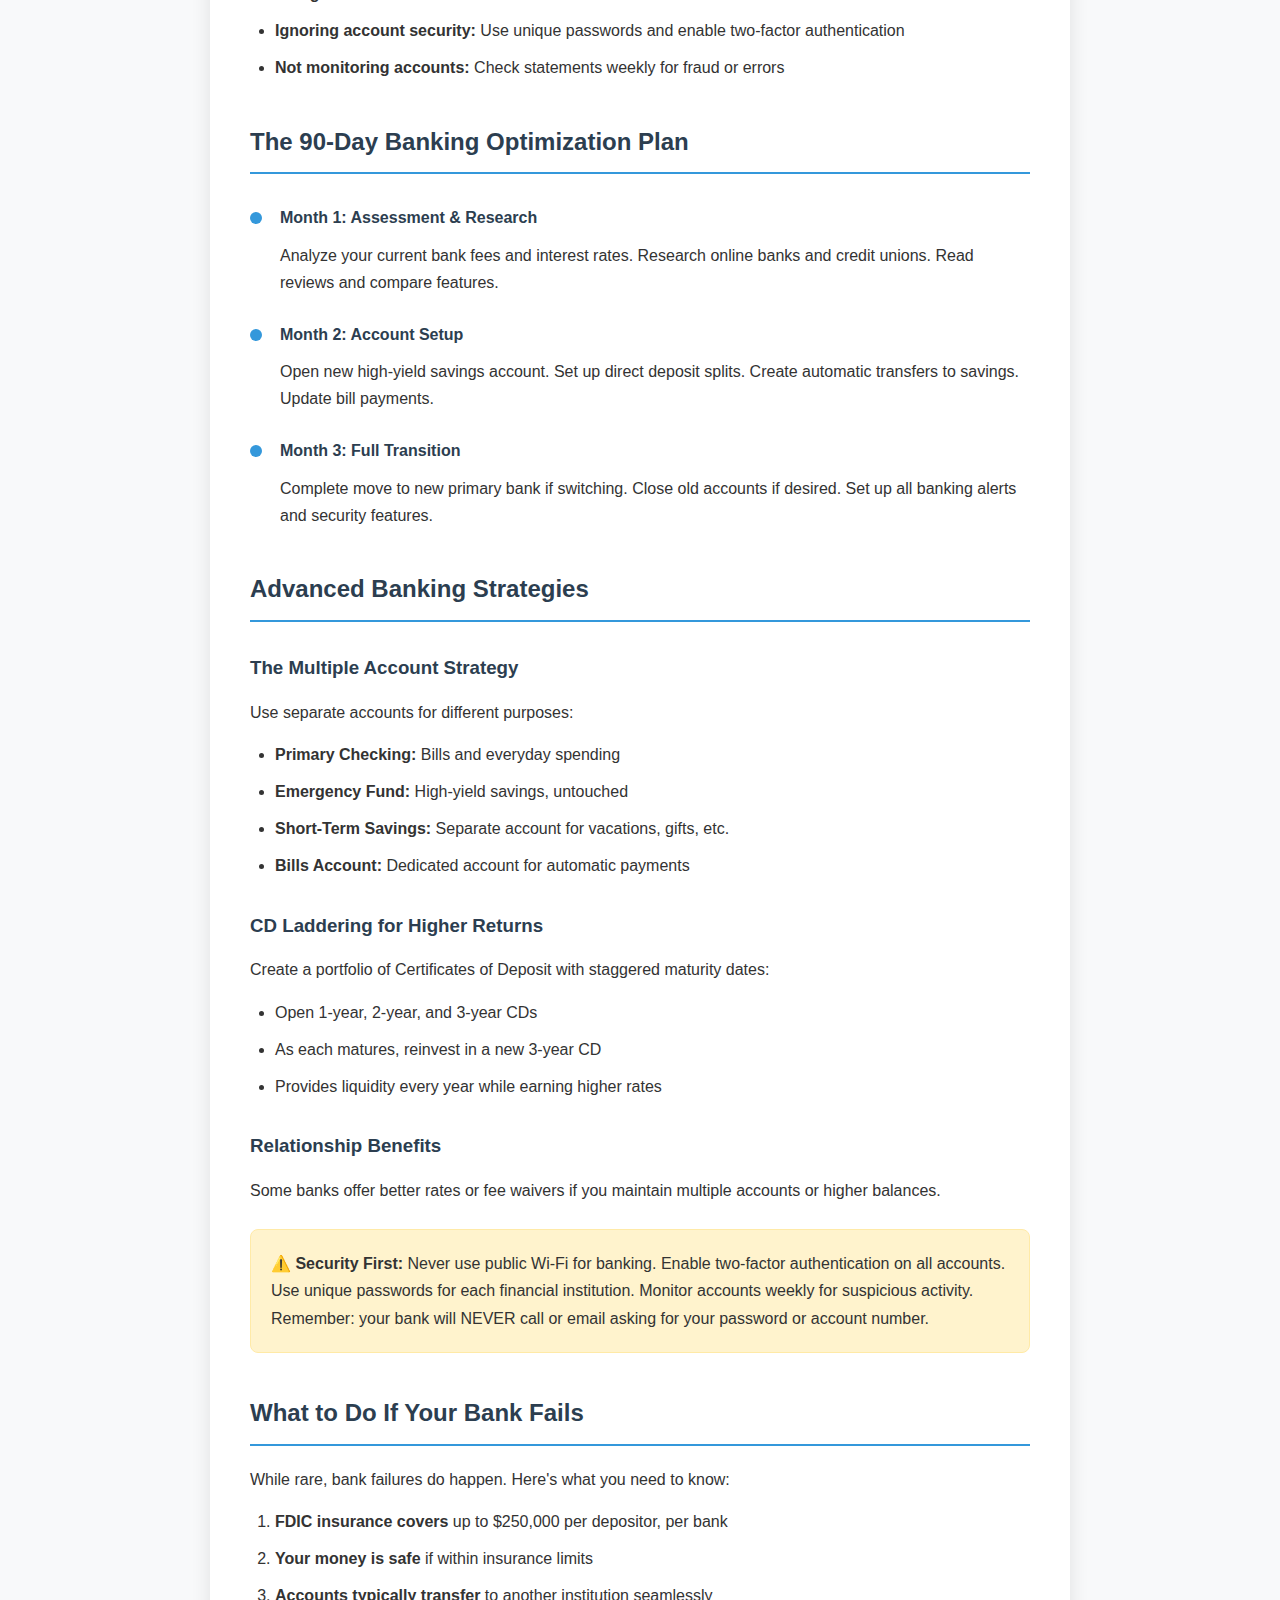
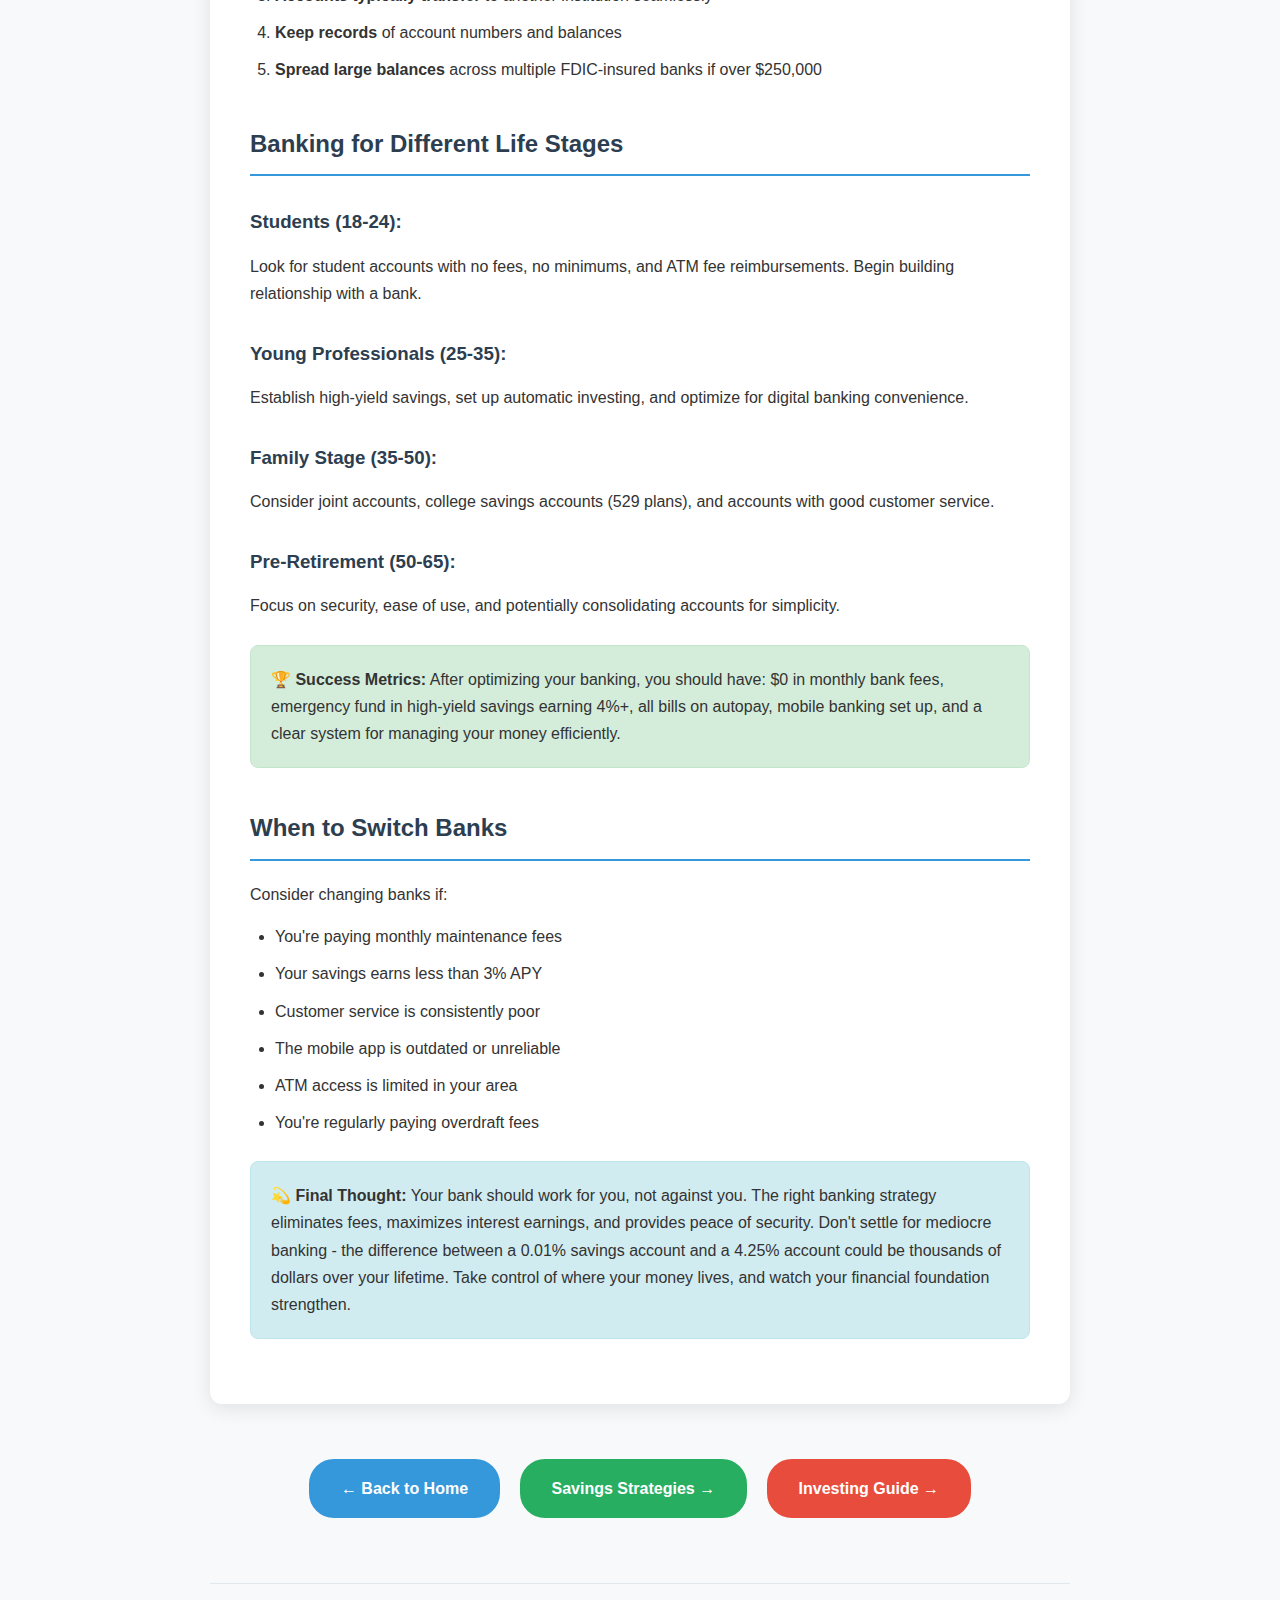
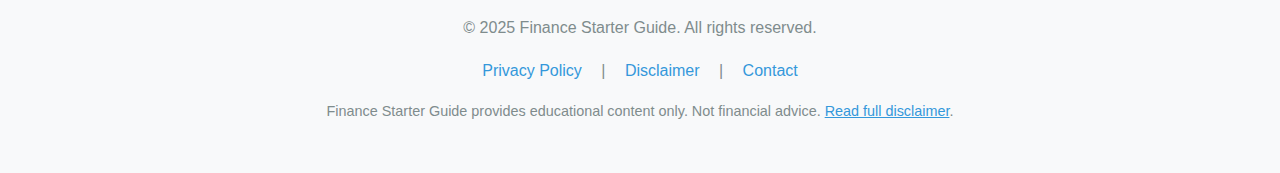
<file: banking.html>
<!DOCTYPE html>
<html lang="en">
<head>
    <meta charset="UTF-8">
    <meta name="viewport" content="width=device-width, initial-scale=1.0">
    <title>Banking & Savings - Complete Guide - Finance Starter Guide</title>
    <meta name="google-adsense-account" content="ca-pub-6330543640131396">
    <style>
        :root { --primary: #2c3e50; --secondary: #3498db; --success: #27ae60; --warning: #e74c3c; --light: #ecf0f1; }
        * { margin: 0; padding: 0; box-sizing: border-box; }
        body { font-family: 'Segoe UI', sans-serif; line-height: 1.7; color: #333; background: #f8f9fa; }
        .main-content { max-width: 900px; margin: 0 auto; padding: 20px; }
        .nav { background: white; padding: 15px 0; box-shadow: 0 2px 10px rgba(0,0,0,0.1); }
        .nav-content { max-width: 900px; margin: 0 auto; padding: 0 20px; display: flex; justify-content: center; gap: 30px; }
        .nav a { color: #2c3e50; text-decoration: none; font-weight: 600; padding: 5px 10px; border-radius: 5px; }
        .nav a:hover { background: #ecf0f1; }
        .page-header { background: linear-gradient(135deg, #3498db 0%, #2980b9 100%); color: white; padding: 50px 0; text-align: center; margin-bottom: 40px; }
        .page-header h1 { color: white; margin: 0; font-size: 2.5em; }
        .content-card { background: white; padding: 40px; border-radius: 12px; margin: 30px 0; box-shadow: 0 4px 20px rgba(0,0,0,0.1); }
        .btn-custom { display: inline-block; background: #3498db; color: white; padding: 14px 30px; border-radius: 25px; text-decoration: none; font-weight: bold; border: 2px solid #3498db; margin: 15px 0; transition: all 0.3s ease; }
        .btn-custom:hover { background: white; color: #3498db; transform: translateY(-2px); }
        .bank-comparison { display: grid; grid-template-columns: repeat(auto-fit, minmax(300px, 1fr)); gap: 25px; margin: 35px 0; }
        .bank-item { background: #f8f9fa; padding: 25px; border-radius: 10px; border: 1px solid #e1e8ed; transition: transform 0.3s ease; }
        .bank-item:hover { transform: translateY(-5px); box-shadow: 0 5px 15px rgba(0,0,0,0.1); }
        .warning-box { background: #fff3cd; border: 1px solid #ffeaa7; border-radius: 8px; padding: 20px; margin: 25px 0; }
        .tip-box { background: #d1ecf1; border: 1px solid #bee5eb; border-radius: 8px; padding: 20px; margin: 25px 0; }
        .success-box { background: #d4edda; border: 1px solid #c3e6cb; border-radius: 8px; padding: 20px; margin: 25px 0; }
        h2 { color: #2c3e50; border-bottom: 2px solid #3498db; padding-bottom: 10px; margin: 40px 0 20px 0; }
        h3 { color: #2c3e50; margin: 30px 0 15px 0; }
        h4 { color: #2c3e50; margin: 20px 0 10px 0; }
        ul, ol { margin: 15px 0; padding-left: 25px; }
        li { margin: 10px 0; }
        table { width: 100%; border-collapse: collapse; margin: 20px 0; }
        th, td { padding: 12px; text-align: left; border-bottom: 1px solid #ddd; }
        th { background: #f8f9fa; font-weight: 600; }
        .account-grid { display: grid; grid-template-columns: repeat(auto-fit, minmax(250px, 1fr)); gap: 20px; margin: 25px 0; }
        .account-item { background: white; padding: 20px; border-radius: 8px; border: 1px solid #e1e8ed; text-align: center; }
        .feature-grid { display: grid; grid-template-columns: repeat(auto-fit, minmax(200px, 1fr)); gap: 15px; margin: 20px 0; }
        .feature-item { background: #f8f9fa; padding: 15px; border-radius: 8px; text-align: center; }
        .timeline { position: relative; margin: 30px 0; }
        .timeline-item { margin: 25px 0; padding-left: 30px; position: relative; }
        .timeline-item:before { content: ''; position: absolute; left: 0; top: 8px; width: 12px; height: 12px; background: #3498db; border-radius: 50%; }
        @media (max-width: 768px) { 
            .nav-content { flex-wrap: wrap; gap: 15px; } 
            .main-content { padding: 15px; } 
            .bank-comparison, .account-grid, .feature-grid { grid-template-columns: 1fr; }
        }
    </style>
</head>
<body>
    <nav class="nav">
        <div class="nav-content">
            <a href="index.html">Home</a>
            <a href="credit-cards.html">Credit Cards</a>
            <a href="investing.html">Investing</a>
            <a href="budgeting.html">Budgeting</a>
            <a href="banking.html">Banking</a>
        </div>
    </nav>

    <header class="page-header">
        <div class="main-content">
            <h1>🏠 Banking & Savings: Complete Guide</h1>
            <p>Maximize your money with the right bank accounts and savings strategies</p>
        </div>
    </header>

    <div class="main-content">
        <div class="content-card">
            <h2>Why Your Bank Choice Matters More Than You Think</h2>
            <p>Most Americans stick with their first bank for decades, often costing themselves thousands in unnecessary fees and missed interest earnings. The right banking strategy can earn you $500+ annually in interest while providing better service and security.</p>
            
            <h3>The Real Cost of Poor Banking Choices:</h3>
            <ul>
                <li><strong>Monthly Fees:</strong> The average maintenance fee is $15/month - that's $180/year for basic checking</li>
                <li><strong>Low Interest Rates:</strong> Big banks pay 0.01% on savings while online banks pay 4.25%+</li>
                <li><strong>ATM Fees:</strong> Out-of-network ATM fees average $4.66 per transaction</li>
                <li><strong>Overdraft Fees:</strong> Average $35 per occurrence, with some users paying $500+ annually</li>
                <li><strong>Missed Opportunities:</strong> Better banks offer higher limits, better apps, and premium features</li>
            </ul>

            <div class="tip-box">
                <strong>💡 The Two-Bank Strategy:</strong> Use a local bank or credit union for cash deposits and in-person services, and an online bank for high-yield savings and primary checking. This gives you the best of both worlds.
            </div>

            <h2>Understanding Different Bank Types</h2>
            
            <div class="account-grid">
                <div class="account-item">
                    <h4>🏦 Traditional Banks</h4>
                    <p><strong>Examples:</strong> Chase, Bank of America, Wells Fargo</p>
                    <p><strong>Pros:</strong> Branch access, wide ATM networks, full service</p>
                    <p><strong>Cons:</strong> Higher fees, lower interest rates, minimum balances</p>
                    <p><strong>Best For:</strong> Cash-heavy businesses, frequent in-person services</p>
                </div>
                
                <div class="account-item">
                    <h4>💻 Online Banks</h4>
                    <p><strong>Examples:</strong> Ally, Discover, Capital One 360</p>
                    <p><strong>Pros:</strong> Higher interest rates, lower fees, better apps</p>
                    <p><strong>Cons:</strong> No physical branches, cash deposits difficult</p>
                    <p><strong>Best For:</strong> Most individuals, savers, tech-savvy users</p>
                </div>
                
                <div class="account-item">
                    <h4>🤝 Credit Unions</h4>
                    <p><strong>Examples:</strong> Navy Federal, Alliant, local CUs</p>
                    <p><strong>Pros:</strong> Lower fees, better service, member-owned</p>
                    <p><strong>Cons:</strong> Membership requirements, smaller networks</p>
                    <p><strong>Best For:</strong> Community-focused users, better loan rates</p>
                </div>
                
                <div class="account-item">
                    <h4>📱 Neobanks</h4>
                    <p><strong>Examples:</strong> Chime, Current, Varo</p>
                    <p><strong>Pros:</strong> Innovative features, early direct deposit, no fees</p>
                    <p><strong>Cons:</strong> Limited services, newer companies, less regulation</p>
                    <p><strong>Best For:</strong> Young users, fee-avoidance, mobile-first</p>
                </div>
            </div>

            <h2>Best Banks for Beginners in 2024</h2>
            
            <div class="bank-comparison">
                <div class="bank-item">
                    <h3>🏆 Ally Bank</h3>
                    <p><strong>Best For:</strong> Overall banking and high-yield savings</p>
                    <p><strong>Checking APY:</strong> 0.25% (much higher than big banks)</p>
                    <p><strong>Savings APY:</strong> 4.25% (as of January 2024)</p>
                    <p><strong>Monthly Fees:</strong> $0 across all accounts</p>
                    <p><strong>ATM Access:</strong> $10 monthly reimbursement for out-of-network ATMs</p>
                    <p><strong>Mobile App:</strong> 4.8/5 stars with check deposit and budgeting tools</p>
                    <p><strong>Unique Features:</strong> "Buckets" for savings goals, 24/7 customer service</p>
                    <p><strong>FDIC Insured:</strong> Yes, up to $250,000 per account type</p>
                </div>

                <div class="bank-item">
                    <h3>🥈 Capital One 360</h3>
                    <p><strong>Best For:</strong> Hybrid online/branch experience</p>
                    <p><strong>Checking APY:</strong> 0.10%</p>
                    <p><strong>Savings APY:</strong> 4.10%</p>
                    <p><strong>Monthly Fees:</strong> $0 for 360 accounts</p>
                    <p><strong>ATM Access:</strong> 70,000+ free ATMs (Allpoint network)</p>
                    <p><strong>Branch Access:</strong> 300+ Capital One Cafés nationwide</p>
                    <p><strong>Mobile App:</strong> 4.7/5 stars with excellent user experience</p>
                    <p><strong>Unique Features:</strong> Early paycheck access, teen accounts</p>
                </div>

                <div class="bank-item">
                    <h3>🎯 Discover Bank</h3>
                    <p><strong>Best For:</strong> Cashback checking and customer service</p>
                    <p><strong>Checking APY:</strong> 0% but 1% cashback on debit purchases</p>
                    <p><strong>Savings APY:</strong> 4.20%</p>
                    <p><strong>Monthly Fees:</strong> $0 across all accounts</p>
                    <p><strong>ATM Access:</strong> 60,000+ free ATMs nationwide</p>
                    <p><strong>Cashback Rewards:</strong> 1% on up to $3,000 in debit purchases monthly</p>
                    <p><strong>Mobile App:</strong> 4.6/5 stars with robust features</p>
                    <p><strong>Unique Features:</strong> No fees on first-day overdrafts, excellent service</p>
                </div>
            </div>

            <h2>Essential Bank Account Types You Need</h2>
            
            <h3>1. Checking Account - Your Financial Hub</h3>
            <p>This is your everyday spending account. Look for these features:</p>
            <ul>
                <li><strong>No monthly maintenance fees</strong> or easy ways to waive them</li>
                <li><strong>Free ATM access</strong> nationwide with fee reimbursements</li>
                <li><strong>Mobile check deposit</strong> for remote banking</li>
                <li><strong>Bill pay services</strong> for automatic payments</li>
                <li><strong>Overdraft protection</strong> options (but try to avoid using it)</li>
            </ul>

            <h3>2. High-Yield Savings Account - Your Emergency Fund Home</h3>
            <p>This is where your emergency fund and short-term savings should live:</p>
            <ul>
                <li><strong>APY of 4.00%+</strong> - significantly higher than traditional banks</li>
                <li><strong>No monthly fees</strong> or minimum balance requirements</li>
                <li><strong>FDIC insurance</strong> up to $250,000</li>
                <li><strong>Easy transfers</strong> between checking and savings</li>
                <li><strong>Savings buckets</strong> or goals features (like Ally's tool)</li>
            </ul>

            <h3>3. Money Market Account - The Hybrid Option</h3>
            <p>These often pay higher rates than savings with limited check-writing ability:</p>
            <ul>
                <li><strong>Higher rates</strong> than regular savings (often 4.00%+)</li>
                <li><strong>Check-writing privileges</strong> (usually limited to 6 per month)</li>
                <li><strong>Debit card access</strong> to your savings</li>
                <li><strong>Higher minimum balances</strong> sometimes required</li>
            </ul>

            <h2>High-Yield Savings Account Comparison</h2>
            
            <table>
                <tr>
                    <th>Bank</th>
                    <th>APY</th>
                    <th>Minimum</th>
                    <th>Monthly Fee</th>
                    <th>Key Features</th>
                </tr>
                <tr>
                    <td><strong>Ally Bank</strong></td>
                    <td>4.25%</td>
                    <td>$0</td>
                    <td>$0</td>
                    <td>Savings buckets, ATM card, top-rated app</td>
                </tr>
                <tr>
                    <td><strong>Discover Bank</strong></td>
                    <td>4.20%</td>
                    <td>$0</td>
                    <td>$0</td>
                    <td>24/7 US-based support, no fees</td>
                </tr>
                <tr>
                    <td><strong>Capital One 360</strong></td>
                    <td>4.10%</td>
                    <td>$0</td>
                    <td>$0</td>
                    <td>Branch access, early direct deposit</td>
                </tr>
                <tr>
                    <td><strong>American Express</strong></td>
                    <td>4.15%</td>
                    <td>$0</td>
                    <td>$0</td>
                    <td>Brand reputation, security features</td>
                </tr>
                <tr>
                    <td><strong>Marcus by Goldman Sachs</strong></td>
                    <td>4.30%</td>
                    <td>$0</td>
                    <td>$0</td>
                    <td>No-penalty CDs, referral bonuses</td>
                </tr>
            </table>

            <div class="tip-box">
                <strong>💰 The Interest Difference:</strong> $10,000 in a traditional bank savings account (0.01% APY) earns $1 annually. The same amount in a high-yield account (4.25% APY) earns $425 annually. That's $424 more for doing nothing differently!
            </div>

            <h2>The Emergency Fund: Your Financial Safety Net</h2>
            
            <h3>Why You Need an Emergency Fund</h3>
            <p>40% of Americans can't cover a $400 emergency without borrowing. An emergency fund prevents:</p>
            <ul>
                <li>High-interest credit card debt for unexpected expenses</li>
                <li>Stress and financial panic during job loss or medical issues</li>
                <li>Having to liquidate investments at the wrong time</li>
                <li>Missing bill payments and damaging your credit score</li>
            </ul>

            <h3>The 3-Tier Emergency Fund Strategy</h3>
            
            <div class="timeline">
                <div class="timeline-item">
                    <h4>Tier 1: $1,000 Starter Fund</h4>
                    <p><strong>Location:</strong> Basic savings account at your main bank<br>
                    <strong>Purpose:</strong> Immediate small emergencies (car repair, medical copay)<br>
                    <strong>Timeline:</strong> Build within 1-2 months</p>
                </div>
                
                <div class="timeline-item">
                    <h4>Tier 2: 3 Months of Essentials</h4>
                    <p><strong>Location:</strong> High-yield savings account<br>
                    <strong>Purpose:</strong> Job loss, major unexpected expenses<br>
                    <strong>Timeline:</strong> Build within 6-12 months after Tier 1</p>
                </div>
                
                <div class="timeline-item">
                    <h4>Tier 3: 6 Months of Essentials</h4>
                    <p><strong>Location:</strong> High-yield savings and money market<br>
                    <strong>Purpose:</strong> Extended unemployment, major life changes<br>
                    <strong>Timeline:</strong> Build within 2-3 years as financial stability increases</p>
                </div>
            </div>

            <h2>Calculating Your Emergency Fund Target</h2>
            
            <p><strong>Step 1:</strong> Calculate your monthly essential expenses:</p>
            <ul>
                <li>Housing (rent/mortgage)</li>
                <li>Utilities (electric, water, internet)</li>
                <li>Groceries (essential food only)</li>
                <li>Insurance (health, auto, home)</li>
                <li>Minimum debt payments</li>
                <li>Transportation (gas, public transit)</li>
            </ul>

            <p><strong>Step 2:</strong> Multiply by your target months (3-6 months)</p>
            <p><strong>Example:</strong> $2,500 monthly essentials × 6 months = $15,000 emergency fund target</p>

            <h2>Modern Banking Features You Should Use</h2>
            
            <div class="feature-grid">
                <div class="feature-item">
                    <h4>📱 Mobile Check Deposit</h4>
                    <p>Deposit checks instantly using your phone's camera</p>
                </div>
                <div class="feature-item">
                    <h4>💸 Automatic Transfers</h4>
                    <p>Set up recurring transfers to savings on payday</p>
                </div>
                <div class="feature-item">
                    <h4>🔔 Account Alerts</h4>
                    <p>Get notifications for low balances or large transactions</p>
                </div>
                <div class="feature-item">
                    <h4>💳 Virtual Cards</h4>
                    <p>Generate temporary card numbers for online shopping</p>
                </div>
                <div class="feature-item">
                    <h4>📊 Spending Insights</h4>
                    <p>Automated categorization of your spending patterns</p>
                </div>
                <div class="feature-item">
                    <h4>🔒 Card Controls</h4>
                    <p>Turn cards on/off and set spending limits via app</p>
                </div>
            </div>

            <h2>Common Banking Mistakes to Avoid</h2>
            
            <ul>
                <li><strong>Paying monthly fees:</strong> Plenty of banks offer completely free checking</li>
                <li><strong>Keeping savings at low-rate banks:</strong> You're losing hundreds in potential interest</li>
                <li><strong>Overdrafting accounts:</strong> Opt out of overdraft "protection" to avoid $35 fees</li>
                <li><strong>Using out-of-network ATMs:</strong> Plan cash withdrawals or use fee-free networks</li>
                <li><strong>Ignoring account security:</strong> Use unique passwords and enable two-factor authentication</li>
                <li><strong>Not monitoring accounts:</strong> Check statements weekly for fraud or errors</li>
            </ul>

            <h2>The 90-Day Banking Optimization Plan</h2>
            
            <div class="timeline">
                <div class="timeline-item">
                    <h4>Month 1: Assessment & Research</h4>
                    <p>Analyze your current bank fees and interest rates. Research online banks and credit unions. Read reviews and compare features.</p>
                </div>
                
                <div class="timeline-item">
                    <h4>Month 2: Account Setup</h4>
                    <p>Open new high-yield savings account. Set up direct deposit splits. Create automatic transfers to savings. Update bill payments.</p>
                </div>
                
                <div class="timeline-item">
                    <h4>Month 3: Full Transition</h4>
                    <p>Complete move to new primary bank if switching. Close old accounts if desired. Set up all banking alerts and security features.</p>
                </div>
            </div>

            <h2>Advanced Banking Strategies</h2>
            
            <h3>The Multiple Account Strategy</h3>
            <p>Use separate accounts for different purposes:</p>
            <ul>
                <li><strong>Primary Checking:</strong> Bills and everyday spending</li>
                <li><strong>Emergency Fund:</strong> High-yield savings, untouched</li>
                <li><strong>Short-Term Savings:</strong> Separate account for vacations, gifts, etc.</li>
                <li><strong>Bills Account:</strong> Dedicated account for automatic payments</li>
            </ul>

            <h3>CD Laddering for Higher Returns</h3>
            <p>Create a portfolio of Certificates of Deposit with staggered maturity dates:</p>
            <ul>
                <li>Open 1-year, 2-year, and 3-year CDs</li>
                <li>As each matures, reinvest in a new 3-year CD</li>
                <li>Provides liquidity every year while earning higher rates</li>
            </ul>

            <h3>Relationship Benefits</h3>
            <p>Some banks offer better rates or fee waivers if you maintain multiple accounts or higher balances.</p>

            <div class="warning-box">
                <strong>⚠️ Security First:</strong> Never use public Wi-Fi for banking. Enable two-factor authentication on all accounts. Use unique passwords for each financial institution. Monitor accounts weekly for suspicious activity. Remember: your bank will NEVER call or email asking for your password or account number.
            </div>

            <h2>What to Do If Your Bank Fails</h2>
            
            <p>While rare, bank failures do happen. Here's what you need to know:</p>
            <ol>
                <li><strong>FDIC insurance covers</strong> up to $250,000 per depositor, per bank</li>
                <li><strong>Your money is safe</strong> if within insurance limits</li>
                <li><strong>Accounts typically transfer</strong> to another institution seamlessly</li>
                <li><strong>Keep records</strong> of account numbers and balances</li>
                <li><strong>Spread large balances</strong> across multiple FDIC-insured banks if over $250,000</li>
            </ol>

            <h2>Banking for Different Life Stages</h2>
            
            <h3>Students (18-24):</h3>
            <p>Look for student accounts with no fees, no minimums, and ATM fee reimbursements. Begin building relationship with a bank.</p>

            <h3>Young Professionals (25-35):</h3>
            <p>Establish high-yield savings, set up automatic investing, and optimize for digital banking convenience.</p>

            <h3>Family Stage (35-50):</h3>
            <p>Consider joint accounts, college savings accounts (529 plans), and accounts with good customer service.</p>

            <h3>Pre-Retirement (50-65):</h3>
            <p>Focus on security, ease of use, and potentially consolidating accounts for simplicity.</p>

            <div class="success-box">
                <strong>🏆 Success Metrics:</strong> After optimizing your banking, you should have: $0 in monthly bank fees, emergency fund in high-yield savings earning 4%+, all bills on autopay, mobile banking set up, and a clear system for managing your money efficiently.
            </div>

            <h2>When to Switch Banks</h2>
            
            <p>Consider changing banks if:</p>
            <ul>
                <li>You're paying monthly maintenance fees</li>
                <li>Your savings earns less than 3% APY</li>
                <li>Customer service is consistently poor</li>
                <li>The mobile app is outdated or unreliable</li>
                <li>ATM access is limited in your area</li>
                <li>You're regularly paying overdraft fees</li>
            </ul>

            <div class="tip-box">
                <strong>💫 Final Thought:</strong> Your bank should work for you, not against you. The right banking strategy eliminates fees, maximizes interest earnings, and provides peace of security. Don't settle for mediocre banking - the difference between a 0.01% savings account and a 4.25% account could be thousands of dollars over your lifetime. Take control of where your money lives, and watch your financial foundation strengthen.
            </div>
        </div>

        <div style="text-align: center; margin: 40px 0;">
            <a href="index.html" class="btn-custom">← Back to Home</a>
            <a href="savings-plan.html" class="btn-custom" style="background: #27ae60; border-color: #27ae60; margin-left: 15px;">Savings Strategies →</a>
            <a href="investing.html" class="btn-custom" style="background: #e74c3c; border-color: #e74c3c; margin-left: 15px;">Investing Guide →</a>
        </div>
        <footer style="text-align: center; margin-top: 50px; padding: 30px 20px; border-top: 1px solid #e1e8ed; color: #7f8c8d; background: #f8f9fa;">
    <div style="max-width: 900px; margin: 0 auto;">
        <p>© 2025 Finance Starter Guide. All rights reserved.</p>
        <p style="margin: 15px 0;">
            <a href="privacy-policy.html" style="color: #3498db; margin: 0 15px; text-decoration: none;">Privacy Policy</a> | 
            <a href="disclaimer.html" style="color: #3498db; margin: 0 15px; text-decoration: none;">Disclaimer</a> | 
            <a href="contact.html" style="color: #3498db; margin: 0 15px; text-decoration: none;">Contact</a>
        </p>
        <p style="font-size: 0.9em; margin-top: 10px;">
            Finance Starter Guide provides educational content only. Not financial advice. 
            <a href="disclaimer.html" style="color: #3498db;">Read full disclaimer</a>.
        </p>
    </div>
</footer>
    </div>
</body>
</html>
</file>
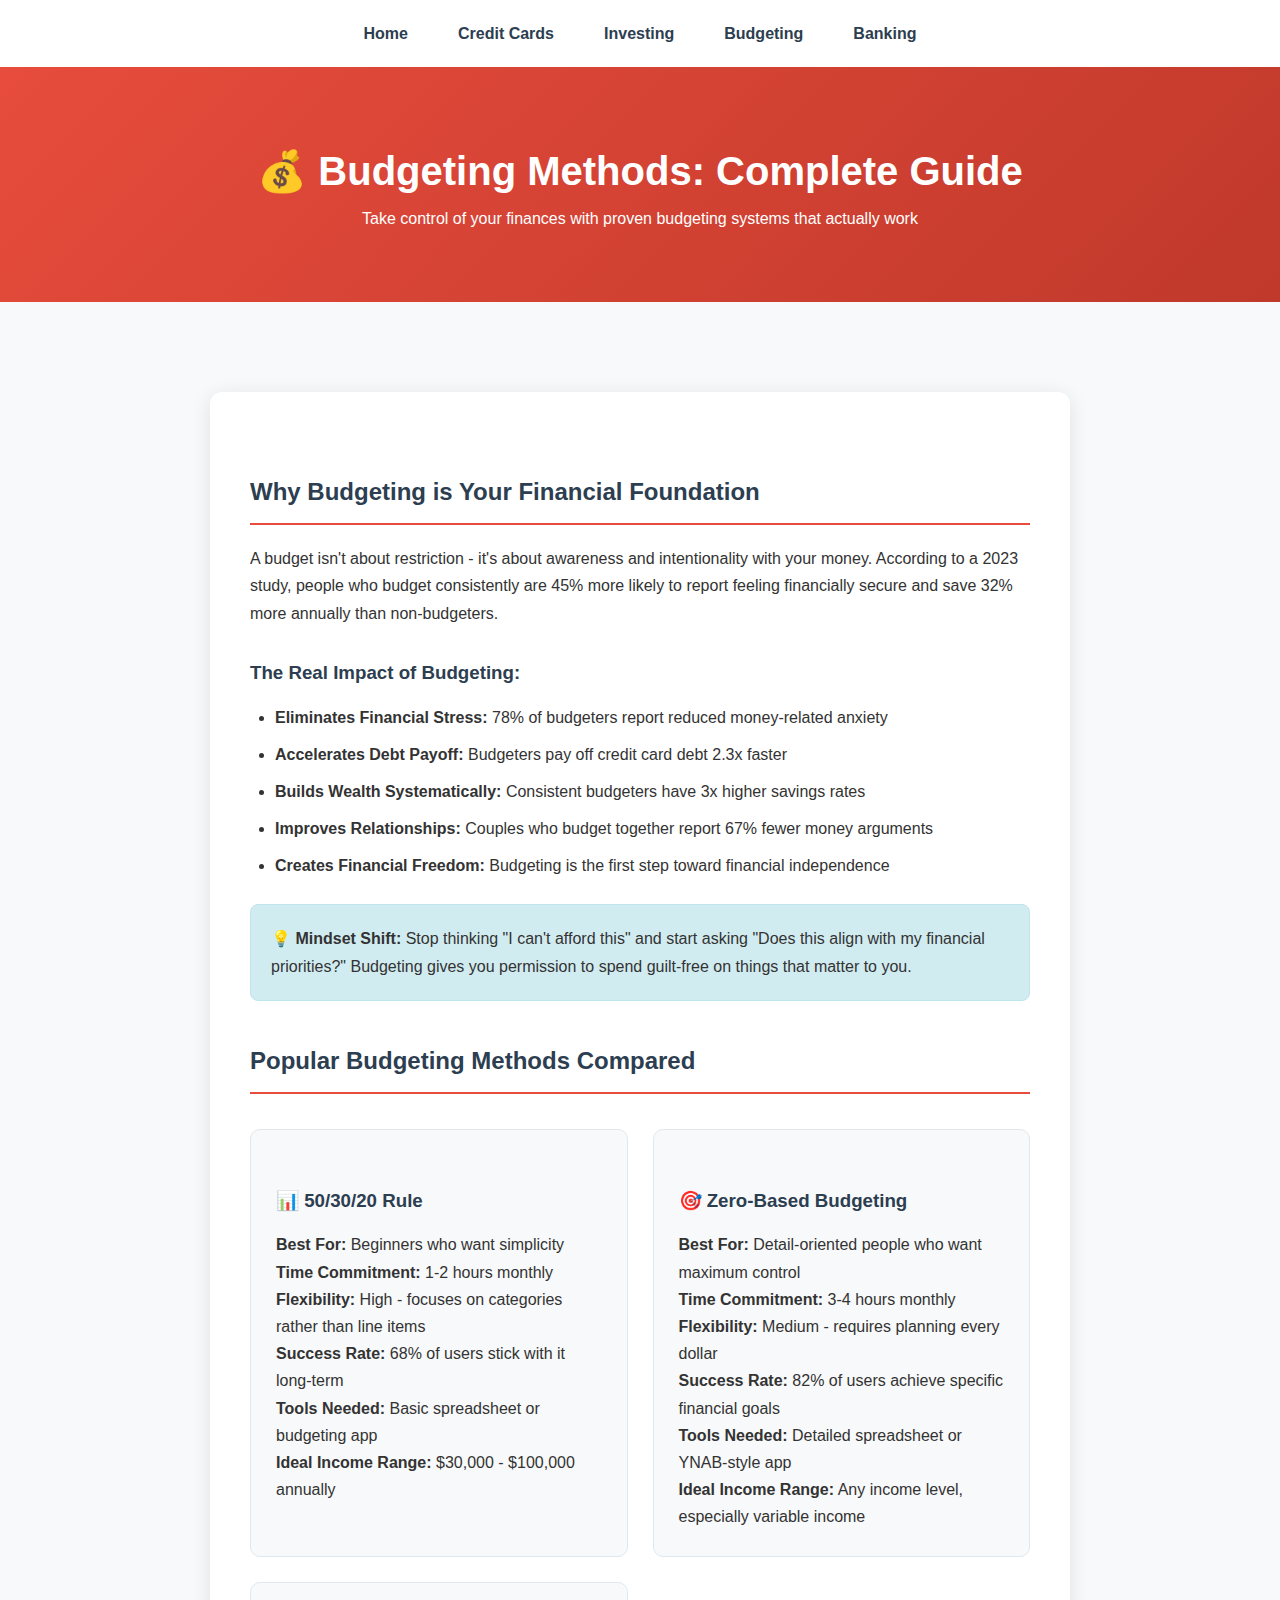
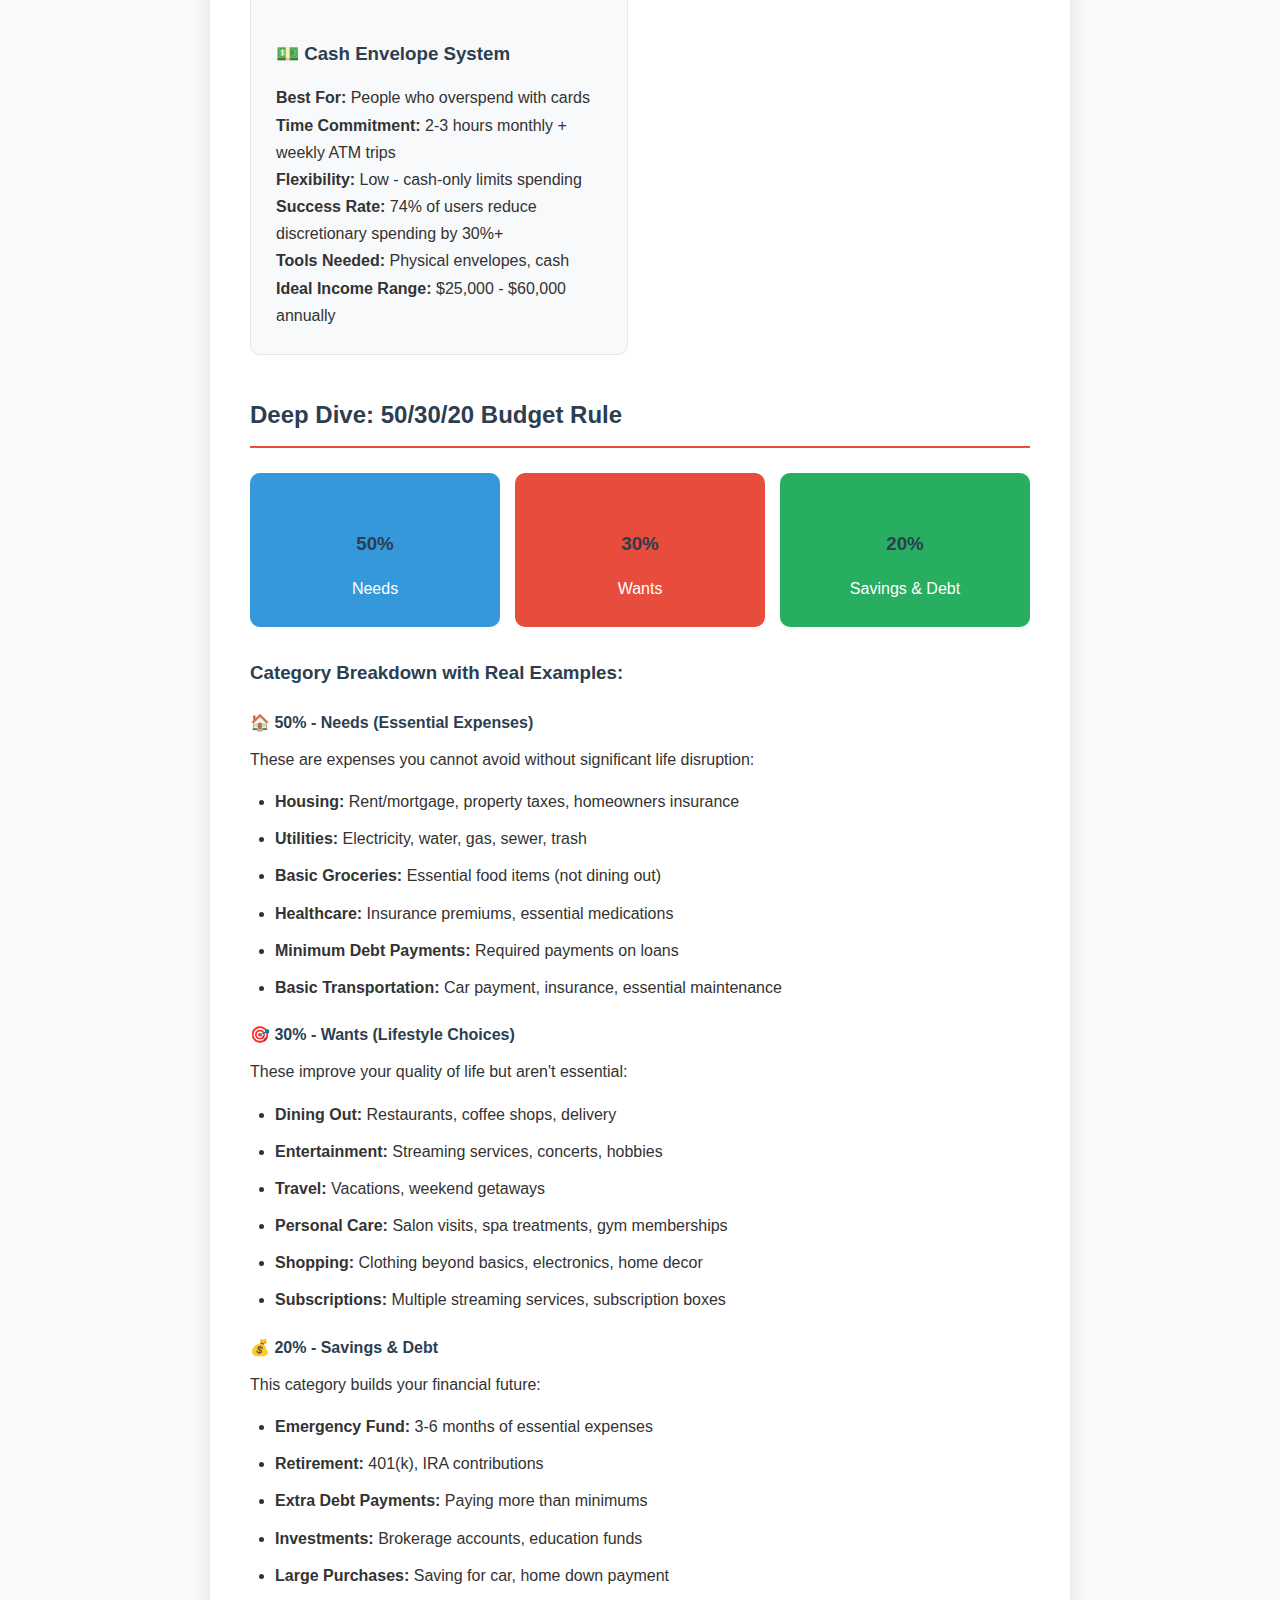
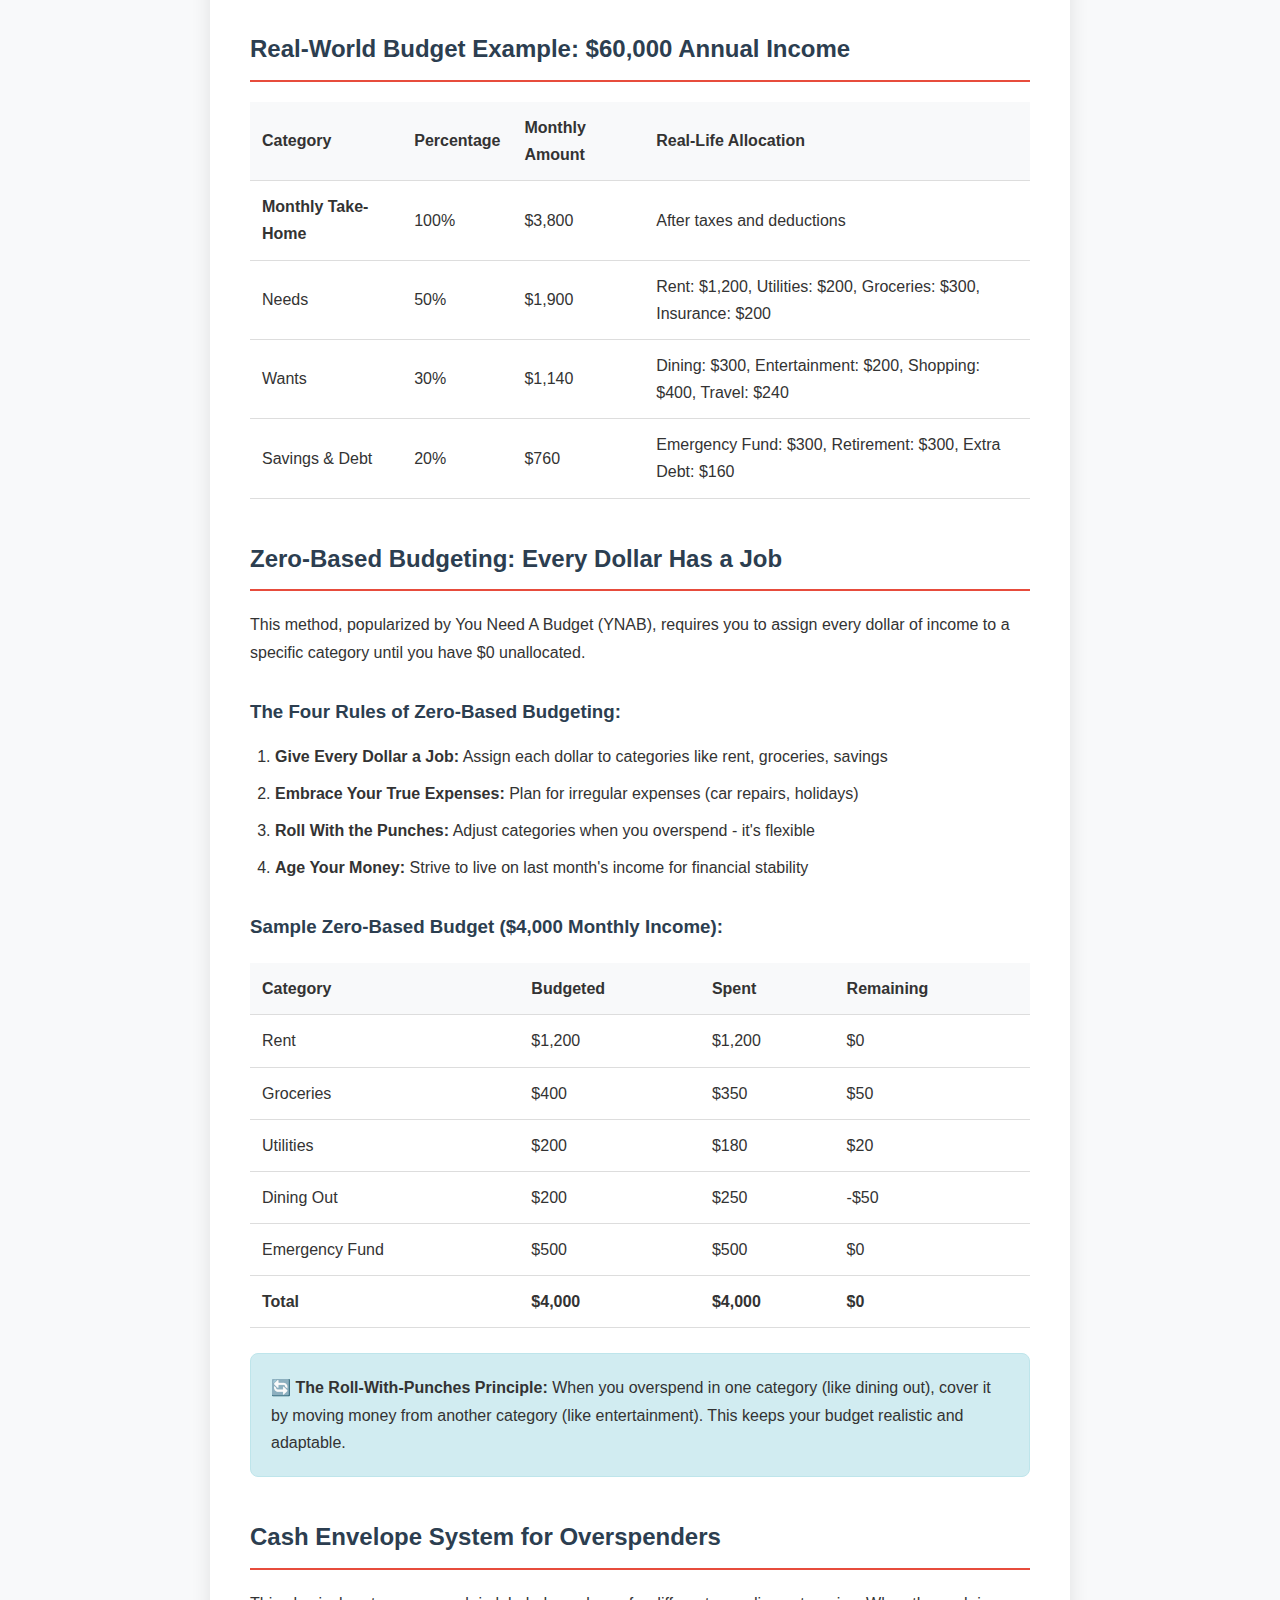
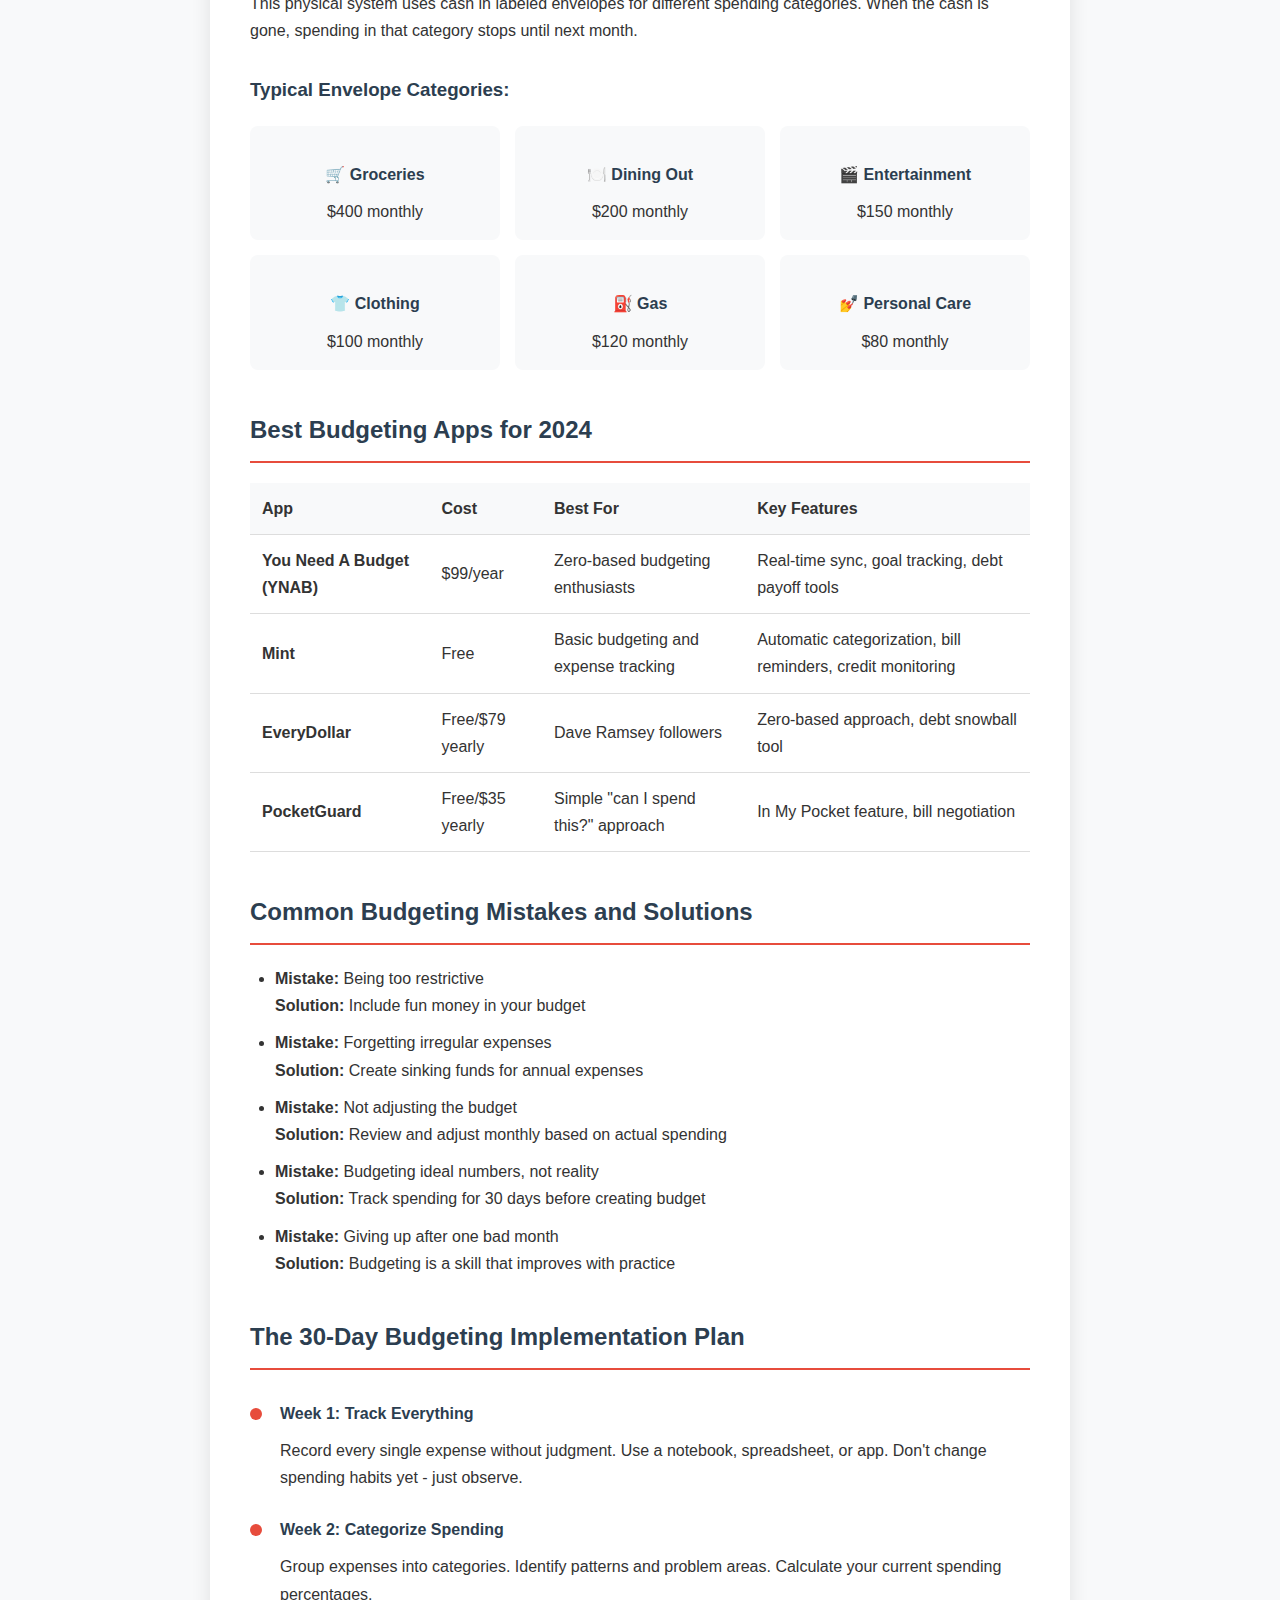
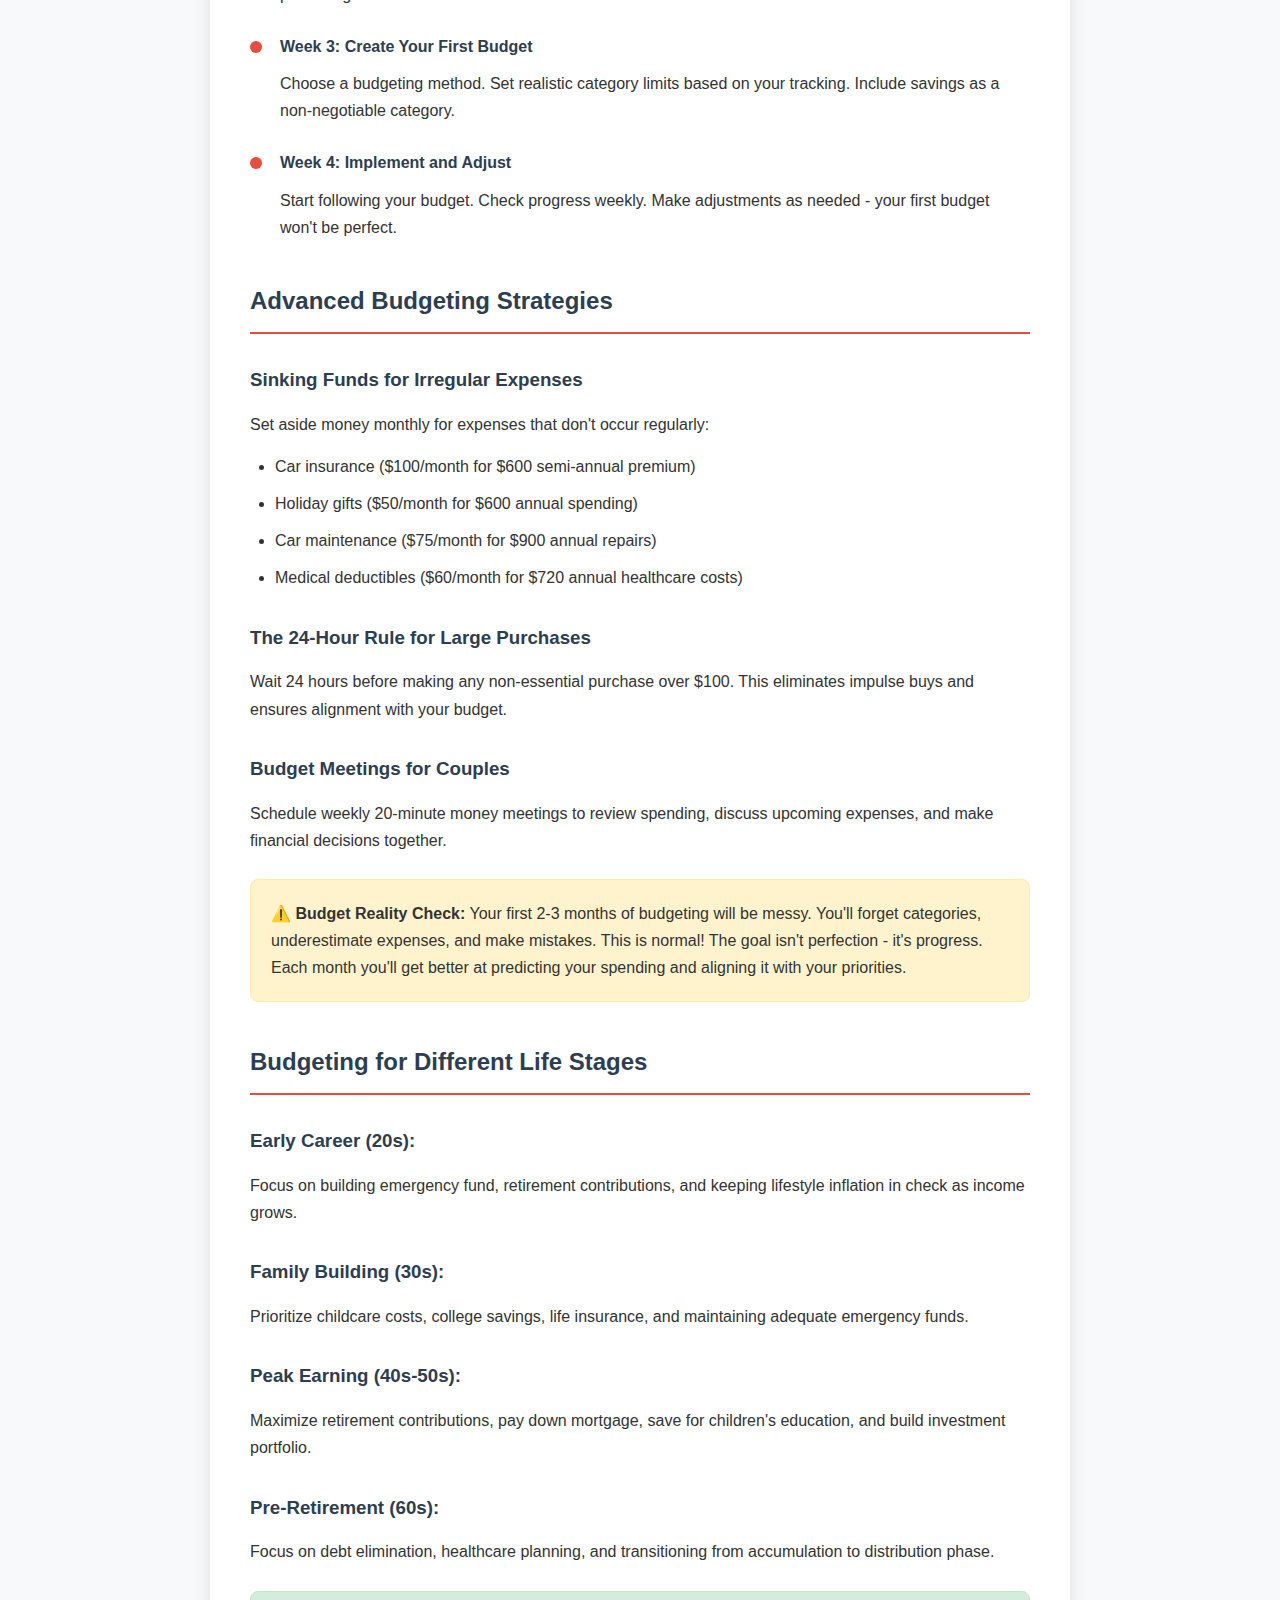
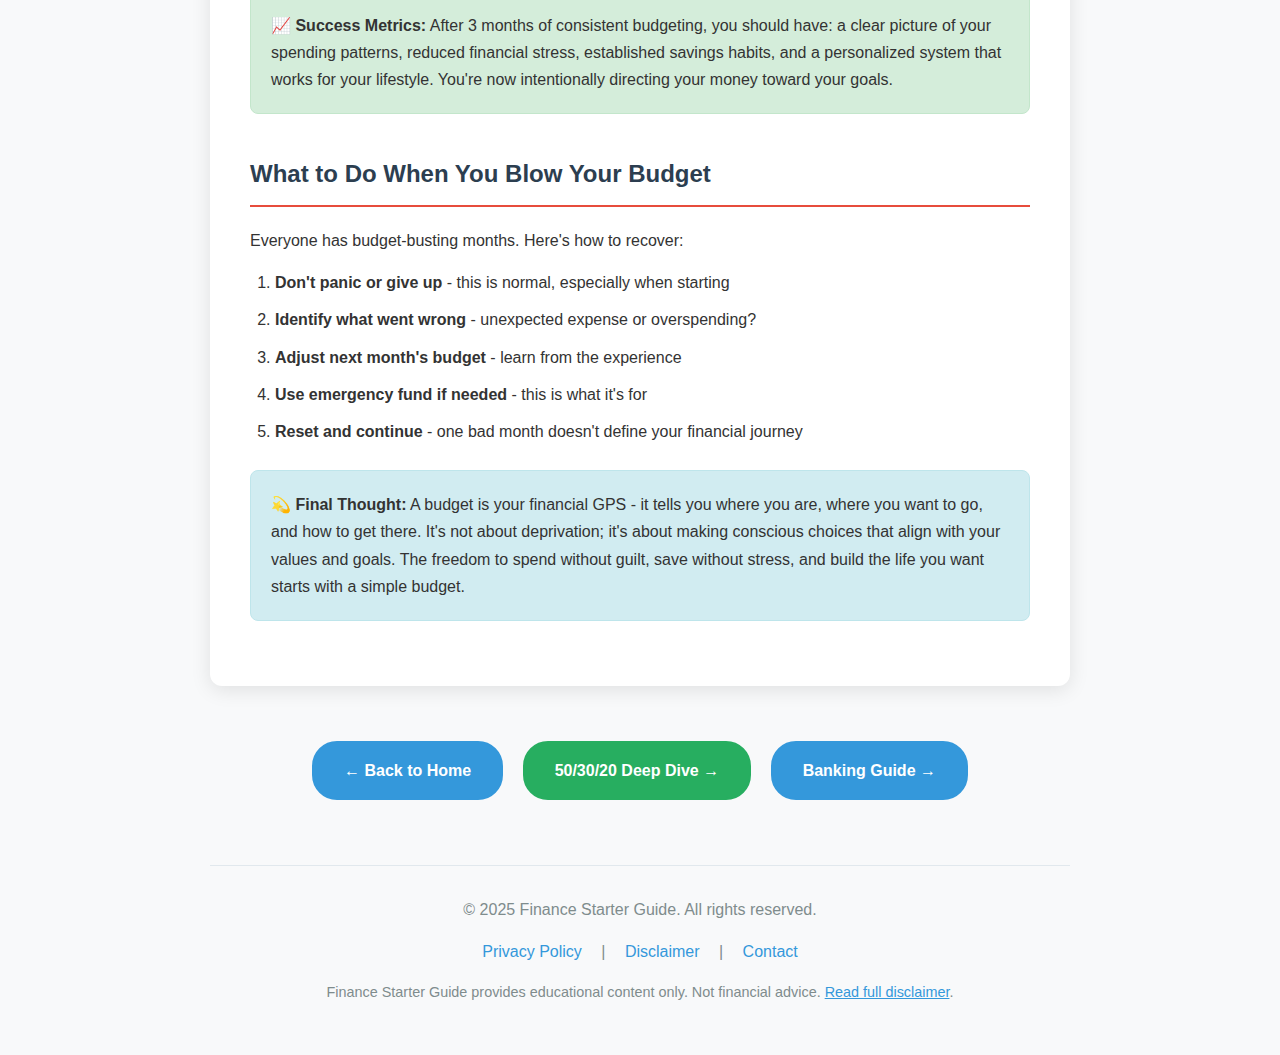
<file: budgeting.html>
<!DOCTYPE html>
<html lang="en">
<head>
    <meta charset="UTF-8">
    <meta name="viewport" content="width=device-width, initial-scale=1.0">
    <title>Budgeting Methods - Complete Guide - Finance Starter Guide</title>
    <style>
        :root { --primary: #2c3e50; --secondary: #3498db; --success: #27ae60; --warning: #e74c3c; --light: #ecf0f1; }
        * { margin: 0; padding: 0; box-sizing: border-box; }
        body { font-family: 'Segoe UI', sans-serif; line-height: 1.7; color: #333; background: #f8f9fa; }
        .main-content { max-width: 900px; margin: 0 auto; padding: 20px; }
        .nav { background: white; padding: 15px 0; box-shadow: 0 2px 10px rgba(0,0,0,0.1); }
        .nav-content { max-width: 900px; margin: 0 auto; padding: 0 20px; display: flex; justify-content: center; gap: 30px; }
        .nav a { color: #2c3e50; text-decoration: none; font-weight: 600; padding: 5px 10px; border-radius: 5px; }
        .nav a:hover { background: #ecf0f1; }
        .page-header { background: linear-gradient(135deg, #e74c3c 0%, #c0392b 100%); color: white; padding: 50px 0; text-align: center; margin-bottom: 40px; }
        .page-header h1 { color: white; margin: 0; font-size: 2.5em; }
        .content-card { background: white; padding: 40px; border-radius: 12px; margin: 30px 0; box-shadow: 0 4px 20px rgba(0,0,0,0.1); }
        .btn-custom { display: inline-block; background: #3498db; color: white; padding: 14px 30px; border-radius: 25px; text-decoration: none; font-weight: bold; border: 2px solid #3498db; margin: 15px 0; transition: all 0.3s ease; }
        .btn-custom:hover { background: white; color: #3498db; transform: translateY(-2px); }
        .method-comparison { display: grid; grid-template-columns: repeat(auto-fit, minmax(300px, 1fr)); gap: 25px; margin: 35px 0; }
        .method-item { background: #f8f9fa; padding: 25px; border-radius: 10px; border: 1px solid #e1e8ed; transition: transform 0.3s ease; }
        .method-item:hover { transform: translateY(-5px); box-shadow: 0 5px 15px rgba(0,0,0,0.1); }
        .warning-box { background: #fff3cd; border: 1px solid #ffeaa7; border-radius: 8px; padding: 20px; margin: 25px 0; }
        .tip-box { background: #d1ecf1; border: 1px solid #bee5eb; border-radius: 8px; padding: 20px; margin: 25px 0; }
        .success-box { background: #d4edda; border: 1px solid #c3e6cb; border-radius: 8px; padding: 20px; margin: 25px 0; }
        h2 { color: #2c3e50; border-bottom: 2px solid #e74c3c; padding-bottom: 10px; margin: 40px 0 20px 0; }
        h3 { color: #2c3e50; margin: 30px 0 15px 0; }
        h4 { color: #2c3e50; margin: 20px 0 10px 0; }
        ul, ol { margin: 15px 0; padding-left: 25px; }
        li { margin: 10px 0; }
        table { width: 100%; border-collapse: collapse; margin: 20px 0; }
        th, td { padding: 12px; text-align: left; border-bottom: 1px solid #ddd; }
        th { background: #f8f9fa; font-weight: 600; }
        .budget-visual { display: grid; grid-template-columns: 1fr 1fr 1fr; gap: 15px; margin: 25px 0; text-align: center; }
        .budget-item { padding: 25px; border-radius: 10px; color: white; }
        .needs { background: #3498db; }
        .wants { background: #e74c3c; }
        .savings { background: #27ae60; }
        .expense-categories { display: grid; grid-template-columns: repeat(auto-fit, minmax(200px, 1fr)); gap: 15px; margin: 20px 0; }
        .category-item { background: #f8f9fa; padding: 15px; border-radius: 8px; text-align: center; }
        .timeline { position: relative; margin: 30px 0; }
        .timeline-item { margin: 25px 0; padding-left: 30px; position: relative; }
        .timeline-item:before { content: ''; position: absolute; left: 0; top: 8px; width: 12px; height: 12px; background: #e74c3c; border-radius: 50%; }
        @media (max-width: 768px) { 
            .nav-content { flex-wrap: wrap; gap: 15px; } 
            .main-content { padding: 15px; } 
            .method-comparison { grid-template-columns: 1fr; }
            .budget-visual { grid-template-columns: 1fr; }
        }
    </style>
</head>
<body>
    <nav class="nav">
        <div class="nav-content">
            <a href="index.html">Home</a>
            <a href="credit-cards.html">Credit Cards</a>
            <a href="investing.html">Investing</a>
            <a href="budgeting.html">Budgeting</a>
            <a href="banking.html">Banking</a>
        </div>
    </nav>

    <header class="page-header">
        <div class="main-content">
            <h1>💰 Budgeting Methods: Complete Guide</h1>
            <p>Take control of your finances with proven budgeting systems that actually work</p>
        </div>
    </header>

    <div class="main-content">
        <div class="content-card">
            <h2>Why Budgeting is Your Financial Foundation</h2>
            <p>A budget isn't about restriction - it's about awareness and intentionality with your money. According to a 2023 study, people who budget consistently are 45% more likely to report feeling financially secure and save 32% more annually than non-budgeters.</p>
            
            <h3>The Real Impact of Budgeting:</h3>
            <ul>
                <li><strong>Eliminates Financial Stress:</strong> 78% of budgeters report reduced money-related anxiety</li>
                <li><strong>Accelerates Debt Payoff:</strong> Budgeters pay off credit card debt 2.3x faster</li>
                <li><strong>Builds Wealth Systematically:</strong> Consistent budgeters have 3x higher savings rates</li>
                <li><strong>Improves Relationships:</strong> Couples who budget together report 67% fewer money arguments</li>
                <li><strong>Creates Financial Freedom:</strong> Budgeting is the first step toward financial independence</li>
            </ul>

            <div class="tip-box">
                <strong>💡 Mindset Shift:</strong> Stop thinking "I can't afford this" and start asking "Does this align with my financial priorities?" Budgeting gives you permission to spend guilt-free on things that matter to you.
            </div>

            <h2>Popular Budgeting Methods Compared</h2>
            
            <div class="method-comparison">
                <div class="method-item">
                    <h3>📊 50/30/20 Rule</h3>
                    <p><strong>Best For:</strong> Beginners who want simplicity</p>
                    <p><strong>Time Commitment:</strong> 1-2 hours monthly</p>
                    <p><strong>Flexibility:</strong> High - focuses on categories rather than line items</p>
                    <p><strong>Success Rate:</strong> 68% of users stick with it long-term</p>
                    <p><strong>Tools Needed:</strong> Basic spreadsheet or budgeting app</p>
                    <p><strong>Ideal Income Range:</strong> $30,000 - $100,000 annually</p>
                </div>

                <div class="method-item">
                    <h3>🎯 Zero-Based Budgeting</h3>
                    <p><strong>Best For:</strong> Detail-oriented people who want maximum control</p>
                    <p><strong>Time Commitment:</strong> 3-4 hours monthly</p>
                    <p><strong>Flexibility:</strong> Medium - requires planning every dollar</p>
                    <p><strong>Success Rate:</strong> 82% of users achieve specific financial goals</p>
                    <p><strong>Tools Needed:</strong> Detailed spreadsheet or YNAB-style app</p>
                    <p><strong>Ideal Income Range:</strong> Any income level, especially variable income</p>
                </div>

                <div class="method-item">
                    <h3>💵 Cash Envelope System</h3>
                    <p><strong>Best For:</strong> People who overspend with cards</p>
                    <p><strong>Time Commitment:</strong> 2-3 hours monthly + weekly ATM trips</p>
                    <p><strong>Flexibility:</strong> Low - cash-only limits spending</p>
                    <p><strong>Success Rate:</strong> 74% of users reduce discretionary spending by 30%+</p>
                    <p><strong>Tools Needed:</strong> Physical envelopes, cash</p>
                    <p><strong>Ideal Income Range:</strong> $25,000 - $60,000 annually</p>
                </div>
            </div>

            <h2>Deep Dive: 50/30/20 Budget Rule</h2>
            
            <div class="budget-visual">
                <div class="budget-item needs">
                    <h3>50%</h3>
                    <p>Needs</p>
                </div>
                <div class="budget-item wants">
                    <h3>30%</h3>
                    <p>Wants</p>
                </div>
                <div class="budget-item savings">
                    <h3>20%</h3>
                    <p>Savings & Debt</p>
                </div>
            </div>

            <h3>Category Breakdown with Real Examples:</h3>
            
            <h4>🏠 50% - Needs (Essential Expenses)</h4>
            <p>These are expenses you cannot avoid without significant life disruption:</p>
            <ul>
                <li><strong>Housing:</strong> Rent/mortgage, property taxes, homeowners insurance</li>
                <li><strong>Utilities:</strong> Electricity, water, gas, sewer, trash</li>
                <li><strong>Basic Groceries:</strong> Essential food items (not dining out)</li>
                <li><strong>Healthcare:</strong> Insurance premiums, essential medications</li>
                <li><strong>Minimum Debt Payments:</strong> Required payments on loans</li>
                <li><strong>Basic Transportation:</strong> Car payment, insurance, essential maintenance</li>
            </ul>

            <h4>🎯 30% - Wants (Lifestyle Choices)</h4>
            <p>These improve your quality of life but aren't essential:</p>
            <ul>
                <li><strong>Dining Out:</strong> Restaurants, coffee shops, delivery</li>
                <li><strong>Entertainment:</strong> Streaming services, concerts, hobbies</li>
                <li><strong>Travel:</strong> Vacations, weekend getaways</li>
                <li><strong>Personal Care:</strong> Salon visits, spa treatments, gym memberships</li>
                <li><strong>Shopping:</strong> Clothing beyond basics, electronics, home decor</li>
                <li><strong>Subscriptions:</strong> Multiple streaming services, subscription boxes</li>
            </ul>

            <h4>💰 20% - Savings & Debt</h4>
            <p>This category builds your financial future:</p>
            <ul>
                <li><strong>Emergency Fund:</strong> 3-6 months of essential expenses</li>
                <li><strong>Retirement:</strong> 401(k), IRA contributions</li>
                <li><strong>Extra Debt Payments:</strong> Paying more than minimums</li>
                <li><strong>Investments:</strong> Brokerage accounts, education funds</li>
                <li><strong>Large Purchases:</strong> Saving for car, home down payment</li>
            </ul>

            <h2>Real-World Budget Example: $60,000 Annual Income</h2>
            
            <table>
                <tr>
                    <th>Category</th>
                    <th>Percentage</th>
                    <th>Monthly Amount</th>
                    <th>Real-Life Allocation</th>
                </tr>
                <tr>
                    <td><strong>Monthly Take-Home</strong></td>
                    <td>100%</td>
                    <td>$3,800</td>
                    <td>After taxes and deductions</td>
                </tr>
                <tr>
                    <td>Needs</td>
                    <td>50%</td>
                    <td>$1,900</td>
                    <td>Rent: $1,200, Utilities: $200, Groceries: $300, Insurance: $200</td>
                </tr>
                <tr>
                    <td>Wants</td>
                    <td>30%</td>
                    <td>$1,140</td>
                    <td>Dining: $300, Entertainment: $200, Shopping: $400, Travel: $240</td>
                </tr>
                <tr>
                    <td>Savings & Debt</td>
                    <td>20%</td>
                    <td>$760</td>
                    <td>Emergency Fund: $300, Retirement: $300, Extra Debt: $160</td>
                </tr>
            </table>

            <h2>Zero-Based Budgeting: Every Dollar Has a Job</h2>
            
            <p>This method, popularized by You Need A Budget (YNAB), requires you to assign every dollar of income to a specific category until you have $0 unallocated.</p>

            <h3>The Four Rules of Zero-Based Budgeting:</h3>
            <ol>
                <li><strong>Give Every Dollar a Job:</strong> Assign each dollar to categories like rent, groceries, savings</li>
                <li><strong>Embrace Your True Expenses:</strong> Plan for irregular expenses (car repairs, holidays)</li>
                <li><strong>Roll With the Punches:</strong> Adjust categories when you overspend - it's flexible</li>
                <li><strong>Age Your Money:</strong> Strive to live on last month's income for financial stability</li>
            </ol>

            <h3>Sample Zero-Based Budget ($4,000 Monthly Income):</h3>
            <table>
                <tr>
                    <th>Category</th>
                    <th>Budgeted</th>
                    <th>Spent</th>
                    <th>Remaining</th>
                </tr>
                <tr>
                    <td>Rent</td>
                    <td>$1,200</td>
                    <td>$1,200</td>
                    <td>$0</td>
                </tr>
                <tr>
                    <td>Groceries</td>
                    <td>$400</td>
                    <td>$350</td>
                    <td>$50</td>
                </tr>
                <tr>
                    <td>Utilities</td>
                    <td>$200</td>
                    <td>$180</td>
                    <td>$20</td>
                </tr>
                <tr>
                    <td>Dining Out</td>
                    <td>$200</td>
                    <td>$250</td>
                    <td>-$50</td>
                </tr>
                <tr>
                    <td>Emergency Fund</td>
                    <td>$500</td>
                    <td>$500</td>
                    <td>$0</td>
                </tr>
                <tr>
                    <td><strong>Total</strong></td>
                    <td><strong>$4,000</strong></td>
                    <td><strong>$4,000</strong></td>
                    <td><strong>$0</strong></td>
                </tr>
            </table>

            <div class="tip-box">
                <strong>🔄 The Roll-With-Punches Principle:</strong> When you overspend in one category (like dining out), cover it by moving money from another category (like entertainment). This keeps your budget realistic and adaptable.
            </div>

            <h2>Cash Envelope System for Overspenders</h2>
            
            <p>This physical system uses cash in labeled envelopes for different spending categories. When the cash is gone, spending in that category stops until next month.</p>

            <h3>Typical Envelope Categories:</h3>
            <div class="expense-categories">
                <div class="category-item">
                    <h4>🛒 Groceries</h4>
                    <p>$400 monthly</p>
                </div>
                <div class="category-item">
                    <h4>🍽️ Dining Out</h4>
                    <p>$200 monthly</p>
                </div>
                <div class="category-item">
                    <h4>🎬 Entertainment</h4>
                    <p>$150 monthly</p>
                </div>
                <div class="category-item">
                    <h4>👕 Clothing</h4>
                    <p>$100 monthly</p>
                </div>
                <div class="category-item">
                    <h4>⛽ Gas</h4>
                    <p>$120 monthly</p>
                </div>
                <div class="category-item">
                    <h4>💅 Personal Care</h4>
                    <p>$80 monthly</p>
                </div>
            </div>

            <h2>Best Budgeting Apps for 2024</h2>
            
            <table>
                <tr>
                    <th>App</th>
                    <th>Cost</th>
                    <th>Best For</th>
                    <th>Key Features</th>
                </tr>
                <tr>
                    <td><strong>You Need A Budget (YNAB)</strong></td>
                    <td>$99/year</td>
                    <td>Zero-based budgeting enthusiasts</td>
                    <td>Real-time sync, goal tracking, debt payoff tools</td>
                </tr>
                <tr>
                    <td><strong>Mint</strong></td>
                    <td>Free</td>
                    <td>Basic budgeting and expense tracking</td>
                    <td>Automatic categorization, bill reminders, credit monitoring</td>
                </tr>
                <tr>
                    <td><strong>EveryDollar</strong></td>
                    <td>Free/$79 yearly</td>
                    <td>Dave Ramsey followers</td>
                    <td>Zero-based approach, debt snowball tool</td>
                </tr>
                <tr>
                    <td><strong>PocketGuard</strong></td>
                    <td>Free/$35 yearly</td>
                    <td>Simple "can I spend this?" approach</td>
                    <td>In My Pocket feature, bill negotiation</td>
                </tr>
            </table>

            <h2>Common Budgeting Mistakes and Solutions</h2>
            
            <ul>
                <li><strong>Mistake:</strong> Being too restrictive<br>
                    <strong>Solution:</strong> Include fun money in your budget</li>
                
                <li><strong>Mistake:</strong> Forgetting irregular expenses<br>
                    <strong>Solution:</strong> Create sinking funds for annual expenses</li>
                
                <li><strong>Mistake:</strong> Not adjusting the budget<br>
                    <strong>Solution:</strong> Review and adjust monthly based on actual spending</li>
                
                <li><strong>Mistake:</strong> Budgeting ideal numbers, not reality<br>
                    <strong>Solution:</strong> Track spending for 30 days before creating budget</li>
                
                <li><strong>Mistake:</strong> Giving up after one bad month<br>
                    <strong>Solution:</strong> Budgeting is a skill that improves with practice</li>
            </ul>

            <h2>The 30-Day Budgeting Implementation Plan</h2>
            
            <div class="timeline">
                <div class="timeline-item">
                    <h4>Week 1: Track Everything</h4>
                    <p>Record every single expense without judgment. Use a notebook, spreadsheet, or app. Don't change spending habits yet - just observe.</p>
                </div>
                
                <div class="timeline-item">
                    <h4>Week 2: Categorize Spending</h4>
                    <p>Group expenses into categories. Identify patterns and problem areas. Calculate your current spending percentages.</p>
                </div>
                
                <div class="timeline-item">
                    <h4>Week 3: Create Your First Budget</h4>
                    <p>Choose a budgeting method. Set realistic category limits based on your tracking. Include savings as a non-negotiable category.</p>
                </div>
                
                <div class="timeline-item">
                    <h4>Week 4: Implement and Adjust</h4>
                    <p>Start following your budget. Check progress weekly. Make adjustments as needed - your first budget won't be perfect.</p>
                </div>
            </div>

            <h2>Advanced Budgeting Strategies</h2>
            
            <h3>Sinking Funds for Irregular Expenses</h3>
            <p>Set aside money monthly for expenses that don't occur regularly:</p>
            <ul>
                <li>Car insurance ($100/month for $600 semi-annual premium)</li>
                <li>Holiday gifts ($50/month for $600 annual spending)</li>
                <li>Car maintenance ($75/month for $900 annual repairs)</li>
                <li>Medical deductibles ($60/month for $720 annual healthcare costs)</li>
            </ul>

            <h3>The 24-Hour Rule for Large Purchases</h3>
            <p>Wait 24 hours before making any non-essential purchase over $100. This eliminates impulse buys and ensures alignment with your budget.</p>

            <h3>Budget Meetings for Couples</h3>
            <p>Schedule weekly 20-minute money meetings to review spending, discuss upcoming expenses, and make financial decisions together.</p>

            <div class="warning-box">
                <strong>⚠️ Budget Reality Check:</strong> Your first 2-3 months of budgeting will be messy. You'll forget categories, underestimate expenses, and make mistakes. This is normal! The goal isn't perfection - it's progress. Each month you'll get better at predicting your spending and aligning it with your priorities.
            </div>

            <h2>Budgeting for Different Life Stages</h2>
            
            <h3>Early Career (20s):</h3>
            <p>Focus on building emergency fund, retirement contributions, and keeping lifestyle inflation in check as income grows.</p>

            <h3>Family Building (30s):</h3>
            <p>Prioritize childcare costs, college savings, life insurance, and maintaining adequate emergency funds.</p>

            <h3>Peak Earning (40s-50s):</h3>
            <p>Maximize retirement contributions, pay down mortgage, save for children's education, and build investment portfolio.</p>

            <h3>Pre-Retirement (60s):</h3>
            <p>Focus on debt elimination, healthcare planning, and transitioning from accumulation to distribution phase.</p>

            <div class="success-box">
                <strong>📈 Success Metrics:</strong> After 3 months of consistent budgeting, you should have: a clear picture of your spending patterns, reduced financial stress, established savings habits, and a personalized system that works for your lifestyle. You're now intentionally directing your money toward your goals.
            </div>

            <h2>What to Do When You Blow Your Budget</h2>
            
            <p>Everyone has budget-busting months. Here's how to recover:</p>
            <ol>
                <li><strong>Don't panic or give up</strong> - this is normal, especially when starting</li>
                <li><strong>Identify what went wrong</strong> - unexpected expense or overspending?</li>
                <li><strong>Adjust next month's budget</strong> - learn from the experience</li>
                <li><strong>Use emergency fund if needed</strong> - this is what it's for</li>
                <li><strong>Reset and continue</strong> - one bad month doesn't define your financial journey</li>
            </ol>

            <div class="tip-box">
                <strong>💫 Final Thought:</strong> A budget is your financial GPS - it tells you where you are, where you want to go, and how to get there. It's not about deprivation; it's about making conscious choices that align with your values and goals. The freedom to spend without guilt, save without stress, and build the life you want starts with a simple budget.
            </div>
        </div>

        <div style="text-align: center; margin: 40px 0;">
            <a href="index.html" class="btn-custom">← Back to Home</a>
            <a href="50-30-20-budget.html" class="btn-custom" style="background: #27ae60; border-color: #27ae60; margin-left: 15px;">50/30/20 Deep Dive →</a>
            <a href="banking.html" class="btn-custom" style="background: #3498db; border-color: #3498db; margin-left: 15px;">Banking Guide →</a>
        </div>
        <footer style="text-align: center; margin-top: 50px; padding: 30px 20px; border-top: 1px solid #e1e8ed; color: #7f8c8d; background: #f8f9fa;">
    <div style="max-width: 900px; margin: 0 auto;">
        <p>© 2025 Finance Starter Guide. All rights reserved.</p>
        <p style="margin: 15px 0;">
            <a href="privacy-policy.html" style="color: #3498db; margin: 0 15px; text-decoration: none;">Privacy Policy</a> | 
            <a href="disclaimer.html" style="color: #3498db; margin: 0 15px; text-decoration: none;">Disclaimer</a> | 
            <a href="contact.html" style="color: #3498db; margin: 0 15px; text-decoration: none;">Contact</a>
        </p>
        <p style="font-size: 0.9em; margin-top: 10px;">
            Finance Starter Guide provides educational content only. Not financial advice. 
            <a href="disclaimer.html" style="color: #3498db;">Read full disclaimer</a>.
        </p>
    </div>
</footer>
    </div>
</body>
</html>
</file>
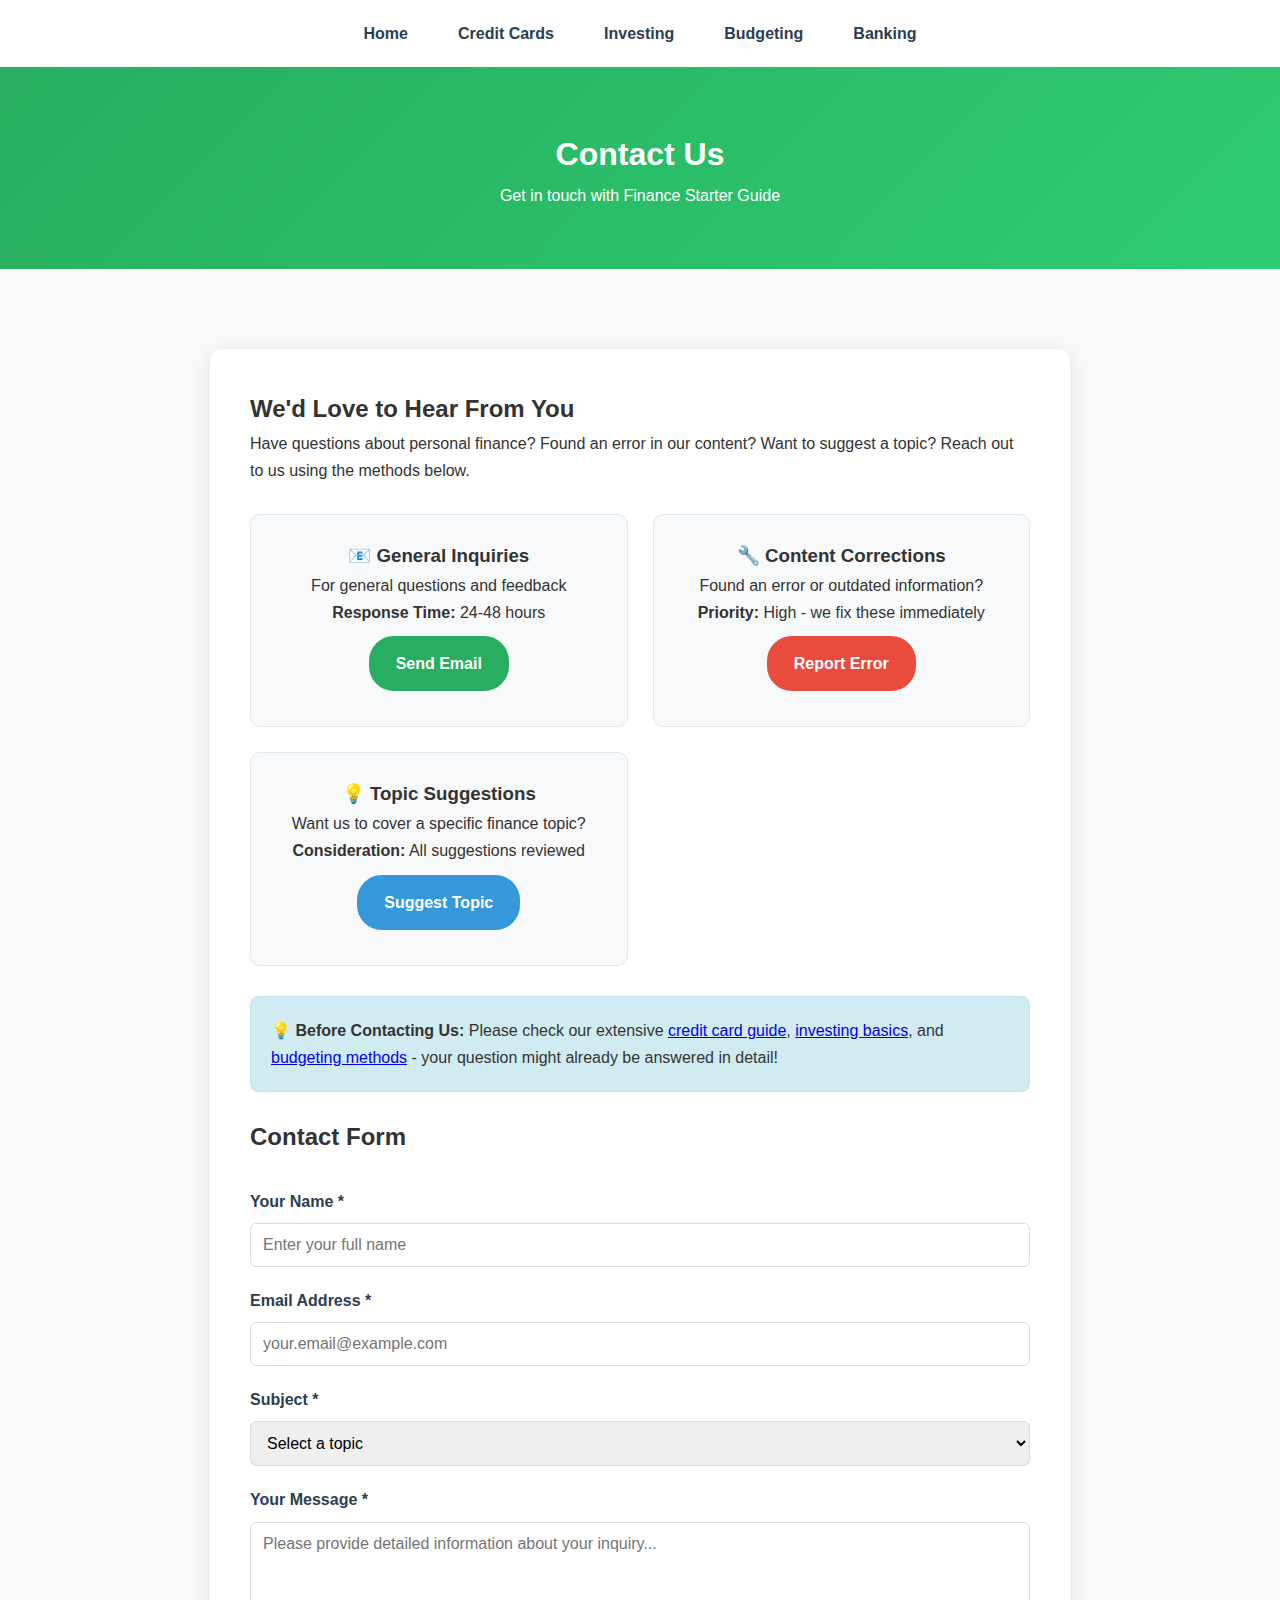
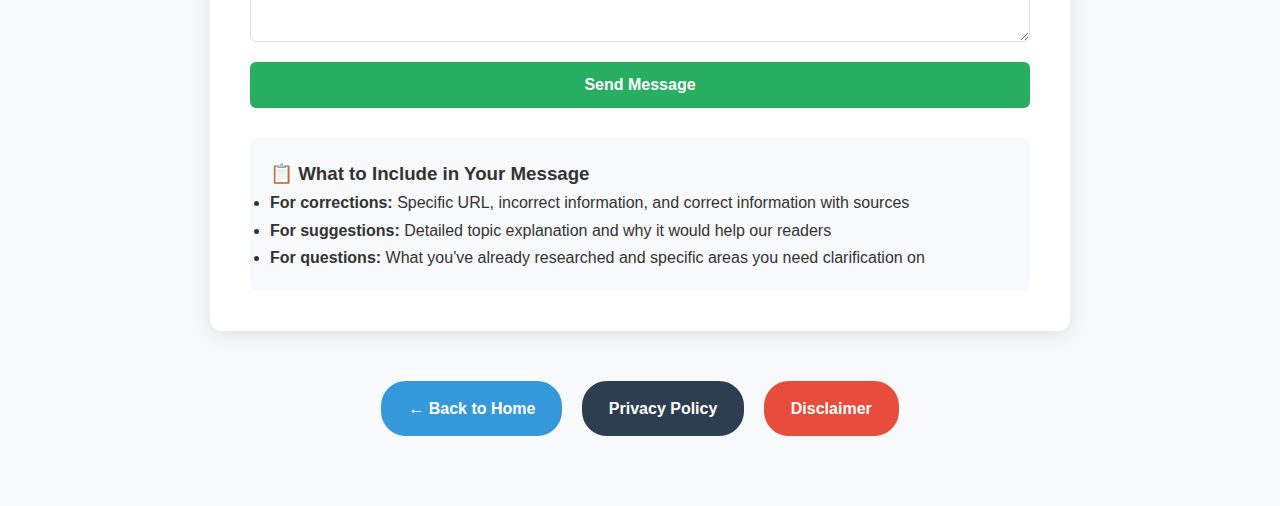
<file: contact.html>
<!DOCTYPE html>
<html lang="en">
<head>
    <meta charset="UTF-8">
    <meta name="viewport" content="width=device-width, initial-scale=1.0">
    <title>Contact - Finance Starter Guide</title>
    <style>
        :root { --primary: #2c3e50; --secondary: #3498db; --success: #27ae60; --light: #ecf0f1; }
        * { margin: 0; padding: 0; box-sizing: border-box; }
        body { font-family: 'Segoe UI', sans-serif; line-height: 1.7; color: #333; background: #f8f9fa; }
        .main-content { max-width: 900px; margin: 0 auto; padding: 20px; }
        .nav { background: white; padding: 15px 0; box-shadow: 0 2px 10px rgba(0,0,0,0.1); }
        .nav-content { max-width: 900px; margin: 0 auto; padding: 0 20px; display: flex; justify-content: center; gap: 30px; }
        .nav a { color: #2c3e50; text-decoration: none; font-weight: 600; padding: 5px 10px; border-radius: 5px; }
        .nav a:hover { background: #ecf0f1; }
        .page-header { background: linear-gradient(135deg, #27ae60 0%, #2ecc71 100%); color: white; padding: 40px 0; text-align: center; margin-bottom: 30px; }
        .content-card { background: white; padding: 40px; border-radius: 12px; margin: 30px 0; box-shadow: 0 4px 20px rgba(0,0,0,0.1); }
        .btn-custom { display: inline-block; background: #3498db; color: white; padding: 12px 25px; border-radius: 25px; text-decoration: none; font-weight: bold; border: 2px solid #3498db; margin: 10px 0; }
        .btn-custom:hover { background: white; color: #3498db; }
        .contact-grid { display: grid; grid-template-columns: repeat(auto-fit, minmax(250px, 1fr)); gap: 25px; margin: 30px 0; }
        .contact-item { background: #f8f9fa; padding: 25px; border-radius: 10px; text-align: center; border: 1px solid #e1e8ed; }
        .contact-form { display: grid; gap: 20px; margin-top: 30px; }
        .form-group { display: flex; flex-direction: column; }
        .form-group label { margin-bottom: 8px; font-weight: 600; color: #2c3e50; }
        .form-group input, .form-group textarea, .form-group select { padding: 12px; border: 1px solid #ddd; border-radius: 6px; font-family: inherit; font-size: 16px; }
        .form-group textarea { min-height: 120px; resize: vertical; }
        .submit-btn { background: #27ae60; color: white; padding: 14px 30px; border: none; border-radius: 6px; font-size: 16px; font-weight: 600; cursor: pointer; transition: background 0.3s ease; }
        .submit-btn:hover { background: #219652; }
        .tip-box { background: #d1ecf1; border: 1px solid #bee5eb; border-radius: 8px; padding: 20px; margin: 25px 0; }
        @media (max-width: 768px) { .nav-content { flex-wrap: wrap; gap: 15px; } .main-content { padding: 15px; } .contact-grid { grid-template-columns: 1fr; } }
    </style>
</head>
<body>
    <nav class="nav">
        <div class="nav-content">
            <a href="index.html">Home</a>
            <a href="credit-cards.html">Credit Cards</a>
            <a href="investing.html">Investing</a>
            <a href="budgeting.html">Budgeting</a>
            <a href="banking.html">Banking</a>
        </div>
    </nav>

    <header class="page-header">
        <div class="main-content">
            <h1>Contact Us</h1>
            <p>Get in touch with Finance Starter Guide</p>
        </div>
    </header>

    <div class="main-content">
        <div class="content-card">
            <h2>We'd Love to Hear From You</h2>
            <p>Have questions about personal finance? Found an error in our content? Want to suggest a topic? Reach out to us using the methods below.</p>

            <div class="contact-grid">
                <div class="contact-item">
                    <h3>📧 General Inquiries</h3>
                    <p>For general questions and feedback</p>
                    <p><strong>Response Time:</strong> 24-48 hours</p>
                    <a href="mailto:financestarterguide@gmail.com" class="btn-custom" style="background: #27ae60; border-color: #27ae60;">Send Email</a>
                </div>

                <div class="contact-item">
                    <h3>🔧 Content Corrections</h3>
                    <p>Found an error or outdated information?</p>
                    <p><strong>Priority:</strong> High - we fix these immediately</p>
                    <a href="mailto:financestarterguide@gmail.com?subject=Content Correction" class="btn-custom" style="background: #e74c3c; border-color: #e74c3c;">Report Error</a>
                </div>

                <div class="contact-item">
                    <h3>💡 Topic Suggestions</h3>
                    <p>Want us to cover a specific finance topic?</p>
                    <p><strong>Consideration:</strong> All suggestions reviewed</p>
                    <a href="mailto:financestarterguide@gmail.com?subject=Topic Suggestion" class="btn-custom" style="background: #3498db; border-color: #3498db;">Suggest Topic</a>
                </div>
            </div>

            <div class="tip-box">
                <strong>💡 Before Contacting Us:</strong> Please check our extensive <a href="credit-cards.html">credit card guide</a>, <a href="investing.html">investing basics</a>, and <a href="budgeting.html">budgeting methods</a> - your question might already be answered in detail!
            </div>

            <h2>Contact Form</h2>
            <form class="contact-form">
                <div class="form-group">
                    <label for="name">Your Name *</label>
                    <input type="text" id="name" name="name" required placeholder="Enter your full name">
                </div>

                <div class="form-group">
                    <label for="email">Email Address *</label>
                    <input type="email" id="email" name="email" required placeholder="your.email@example.com">
                </div>

                <div class="form-group">
                    <label for="subject">Subject *</label>
                    <select id="subject" name="subject" required>
                        <option value="">Select a topic</option>
                        <option value="general">General Question</option>
                        <option value="correction">Content Correction</option>
                        <option value="suggestion">Topic Suggestion</option>
                        <option value="partnership">Partnership Inquiry</option>
                        <option value="technical">Technical Issue</option>
                        <option value="other">Other</option>
                    </select>
                </div>

                <div class="form-group">
                    <label for="message">Your Message *</label>
                    <textarea id="message" name="message" required placeholder="Please provide detailed information about your inquiry..."></textarea>
                </div>

                <button type="submit" class="submit-btn">Send Message</button>
            </form>

            <div style="margin-top: 30px; padding: 20px; background: #f8f9fa; border-radius: 8px;">
                <h3>📋 What to Include in Your Message</h3>
                <ul>
                    <li><strong>For corrections:</strong> Specific URL, incorrect information, and correct information with sources</li>
                    <li><strong>For suggestions:</strong> Detailed topic explanation and why it would help our readers</li>
                    <li><strong>For questions:</strong> What you've already researched and specific areas you need clarification on</li>
                </ul>
            </div>
        </div>

        <div style="text-align: center; margin: 40px 0;">
            <a href="index.html" class="btn-custom">← Back to Home</a>
            <a href="privacy-policy.html" class="btn-custom" style="background: #2c3e50; border-color: #2c3e50; margin-left: 15px;">Privacy Policy</a>
            <a href="disclaimer.html" class="btn-custom" style="background: #e74c3c; border-color: #e74c3c; margin-left: 15px;">Disclaimer</a>
        </div>
    </div>

    <script>
        // Simple form handling for demonstration
        document.querySelector('.contact-form').addEventListener('submit', function(e) {
            e.preventDefault();
            
            const formData = {
                name: document.getElementById('name').value,
                email: document.getElementById('email').value,
                subject: document.getElementById('subject').value,
                message: document.getElementById('message').value
            };

            // In a real implementation, you would send this data to a server
            // For GitHub Pages static site, we'll show a success message and open email client
            const subject = encodeURIComponent(formData.subject + ' - ' + formData.name);
            const body = encodeURIComponent(
                `Name: ${formData.name}\nEmail: ${formData.email}\n\nMessage:\n${formData.message}`
            );
            
            window.location.href = `mailto:financestarterguide@gmail.com?subject=${subject}&body=${body}`;
            
            // Show confirmation message
            alert('Your email client is opening. Please send the pre-filled email to contact us.');
        });
    </script>
</body>
</html>
</file>
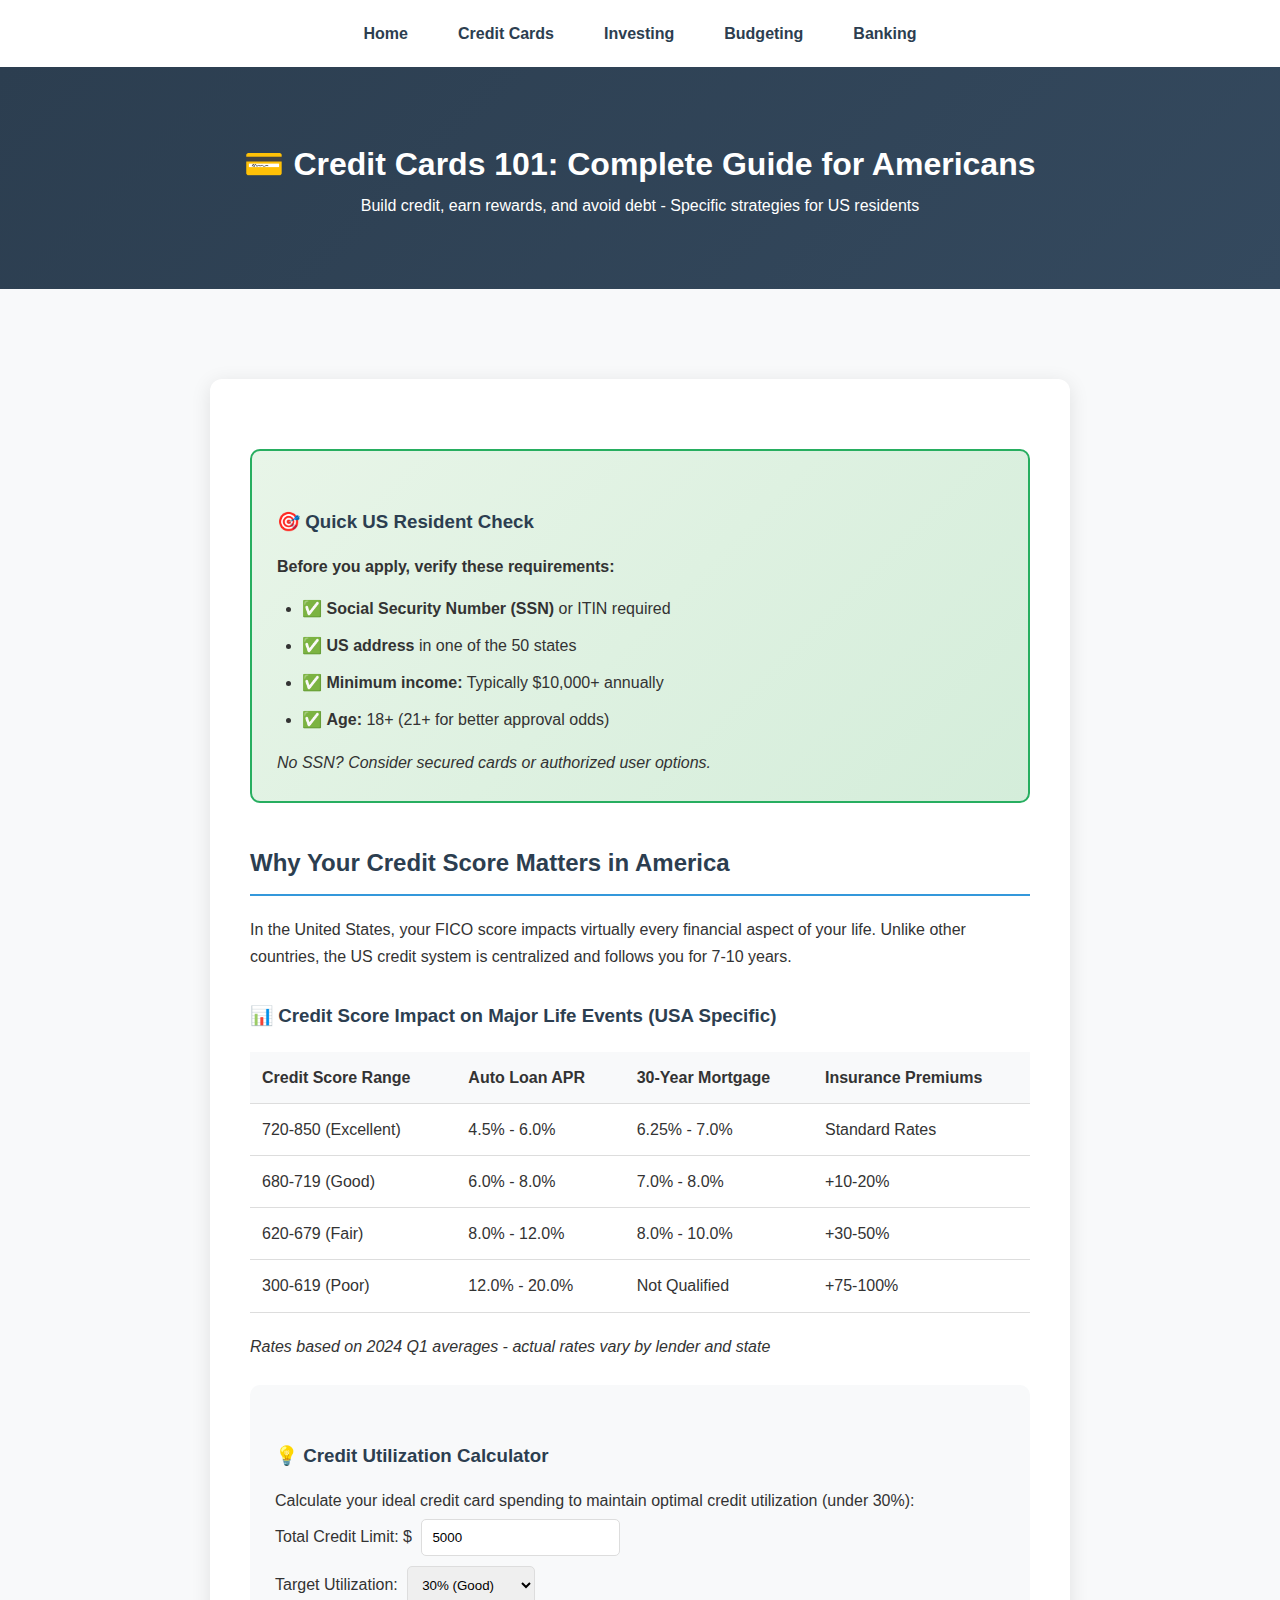
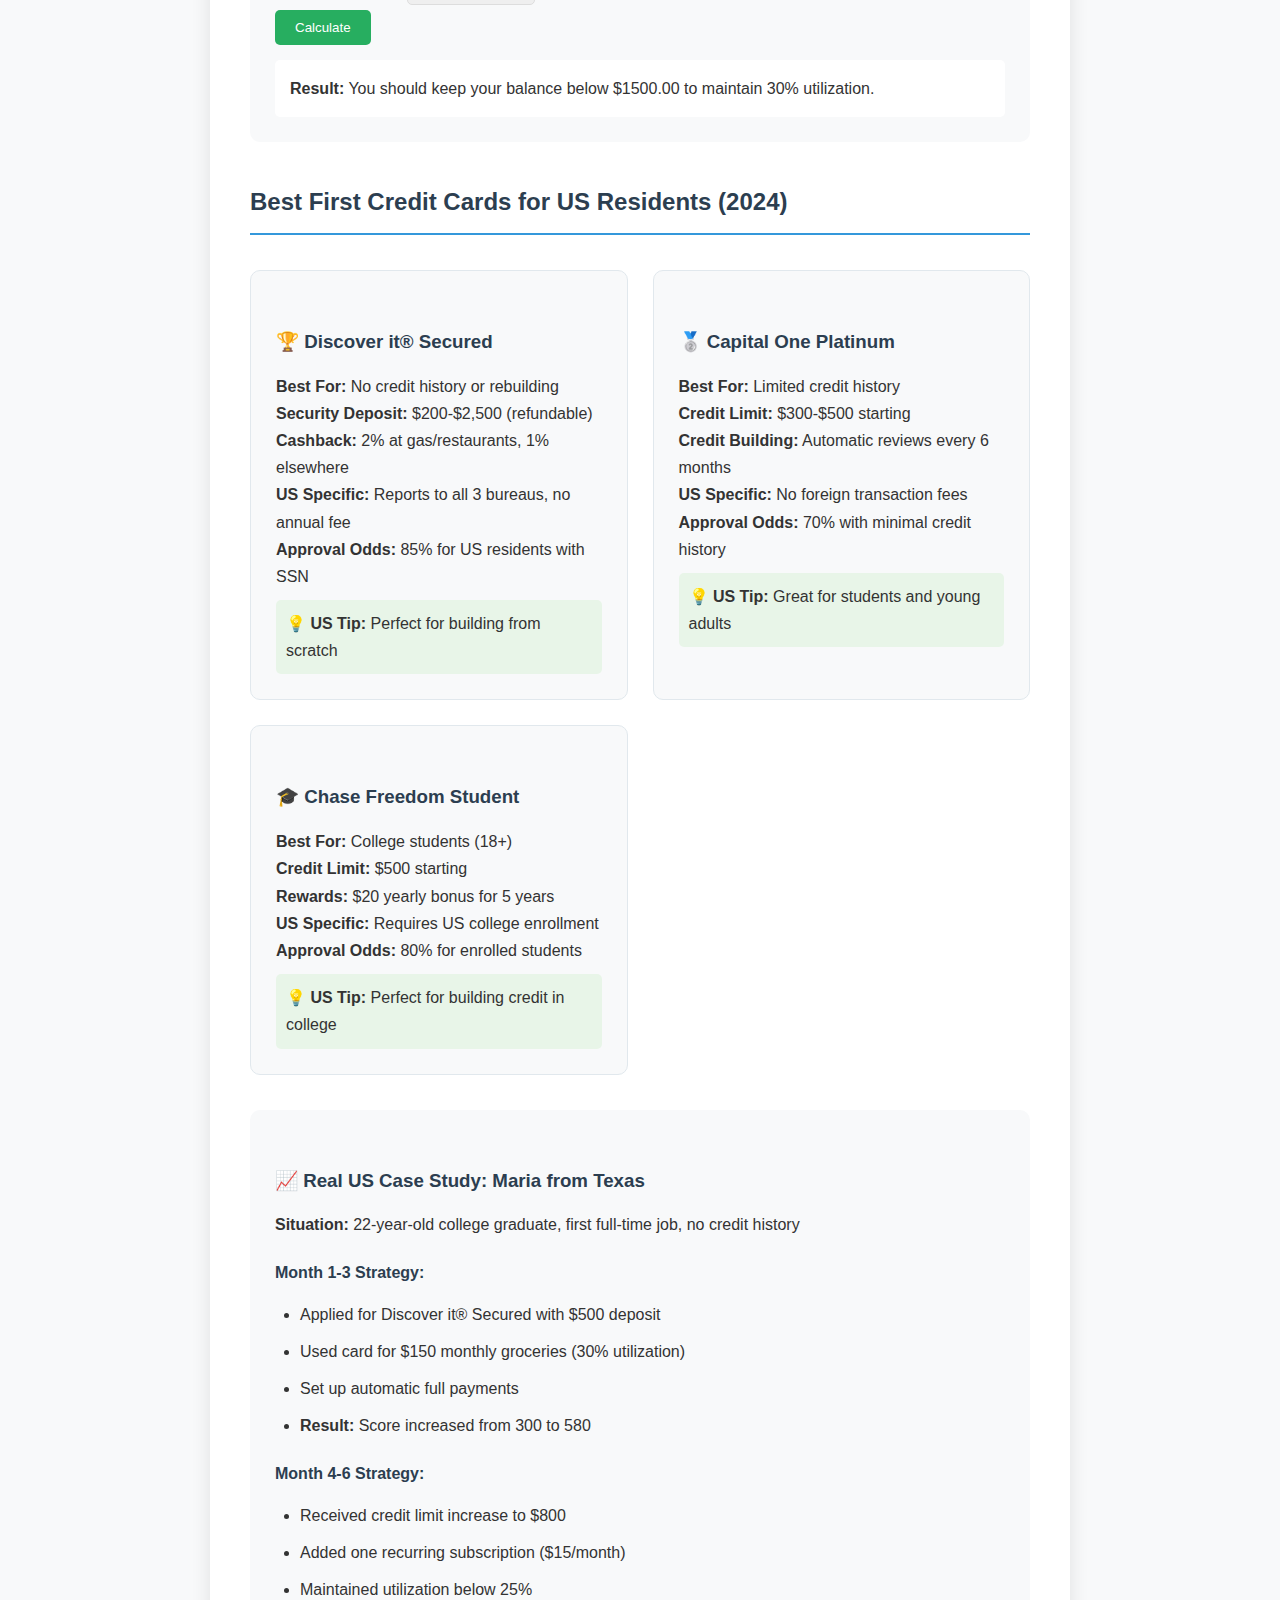
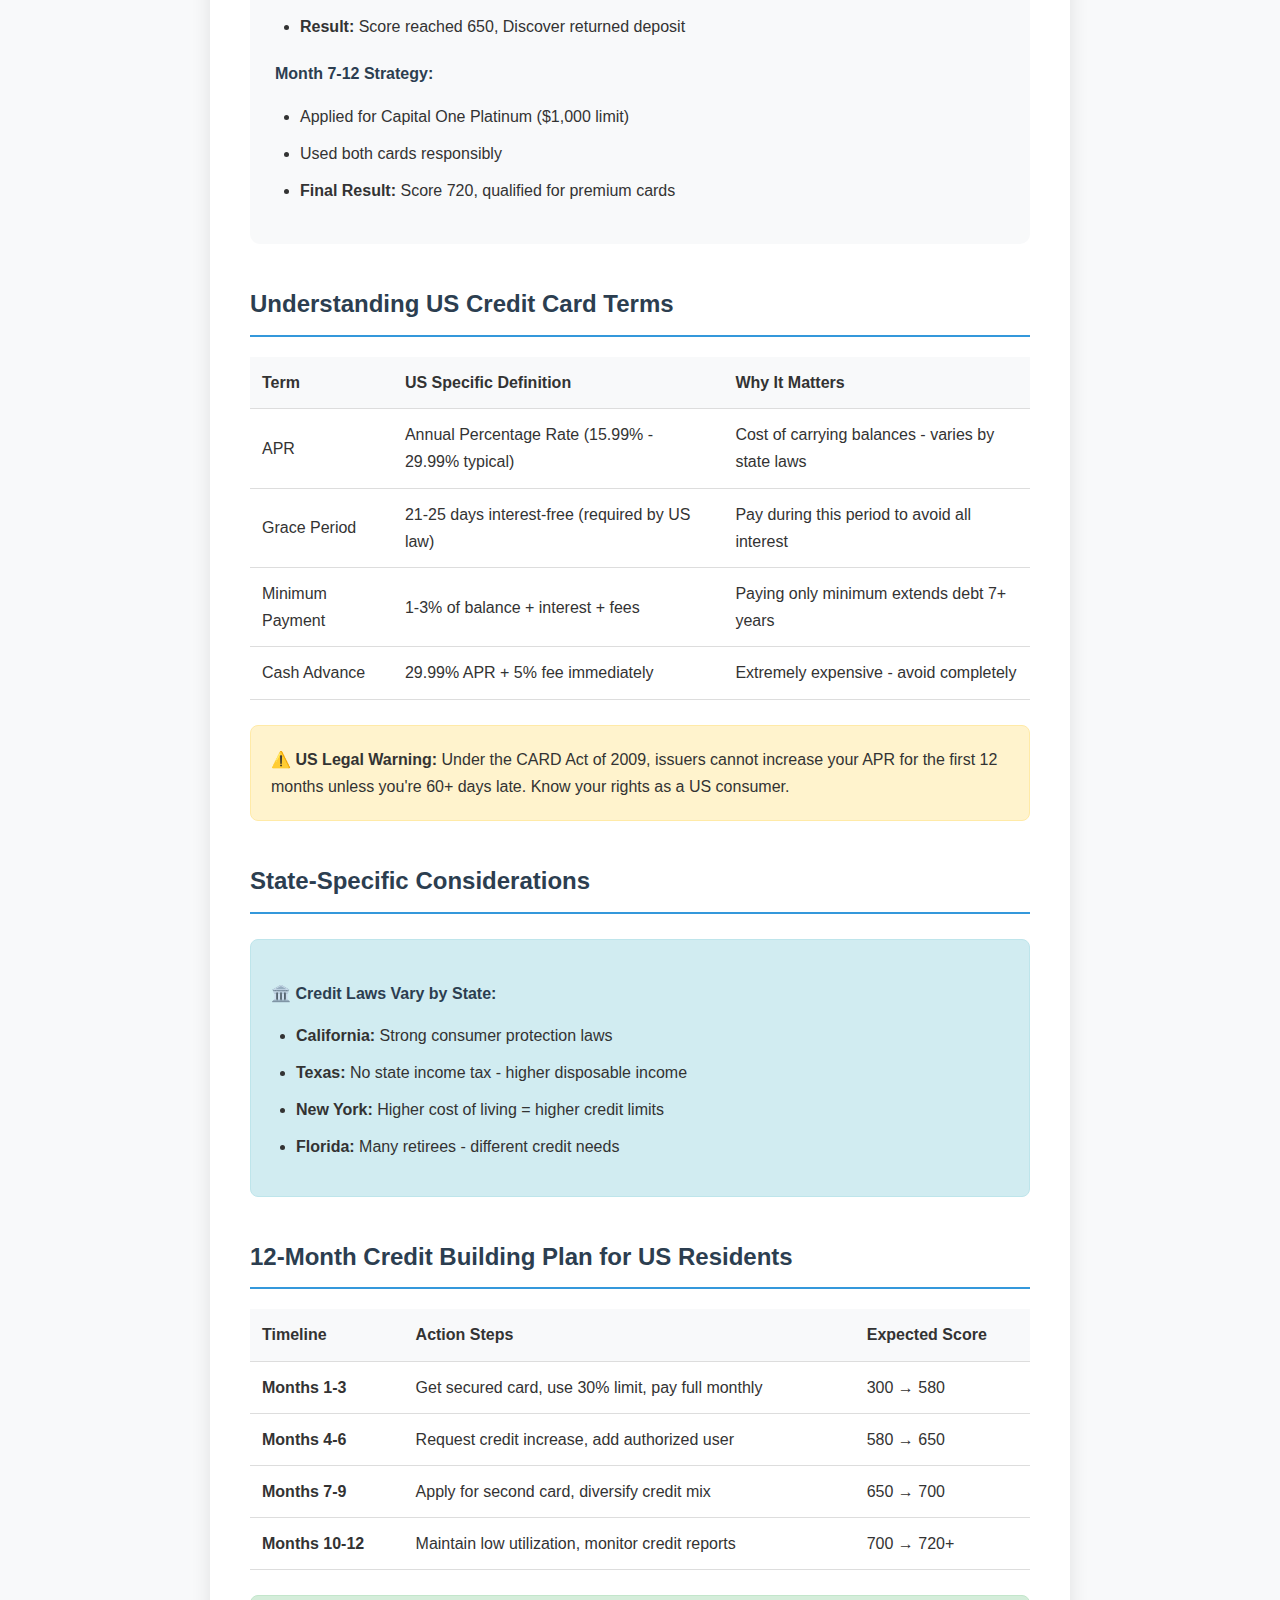
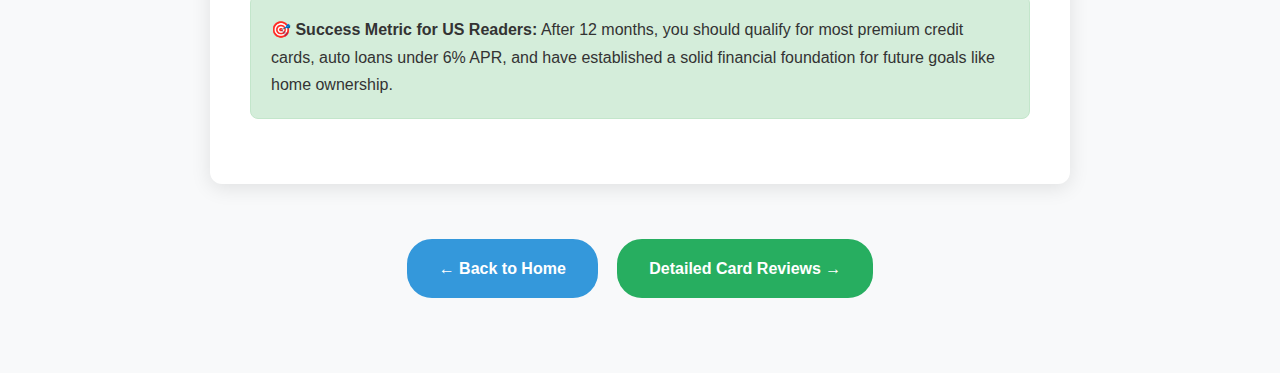
<file: credit-cards.html>
<!DOCTYPE html>
<html lang="en">
<head>
    <meta charset="UTF-8">
    <meta name="viewport" content="width=device-width, initial-scale=1.0">
    <title>Credit Cards 101: Complete Guide for Americans - Finance Starter Guide</title>
    <meta name="google-adsense-account" content="ca-pub-6330543640131396">
    <style>
        :root { --primary: #2c3e50; --secondary: #3498db; --success: #27ae60; --light: #ecf0f1; }
        * { margin: 0; padding: 0; box-sizing: border-box; }
        body { font-family: 'Segoe UI', sans-serif; line-height: 1.7; color: #333; background: #f8f9fa; }
        .main-content { max-width: 900px; margin: 0 auto; padding: 20px; }
        .nav { background: white; padding: 15px 0; box-shadow: 0 2px 10px rgba(0,0,0,0.1); }
        .nav-content { max-width: 900px; margin: 0 auto; padding: 0 20px; display: flex; justify-content: center; gap: 30px; }
        .nav a { color: #2c3e50; text-decoration: none; font-weight: 600; padding: 5px 10px; border-radius: 5px; }
        .nav a:hover { background: #ecf0f1; }
        .page-header { background: linear-gradient(135deg, #2c3e50 0%, #34495e 100%); color: white; padding: 50px 0; text-align: center; margin-bottom: 40px; }
        .content-card { background: white; padding: 40px; border-radius: 12px; margin: 30px 0; box-shadow: 0 4px 20px rgba(0,0,0,0.1); }
        .btn-custom { display: inline-block; background: #3498db; color: white; padding: 14px 30px; border-radius: 25px; text-decoration: none; font-weight: bold; border: 2px solid #3498db; margin: 15px 0; transition: all 0.3s ease; }
        .btn-custom:hover { background: white; color: #3498db; transform: translateY(-2px); }
        .card-comparison { display: grid; grid-template-columns: repeat(auto-fit, minmax(300px, 1fr)); gap: 25px; margin: 35px 0; }
        .card-item { background: #f8f9fa; padding: 25px; border-radius: 10px; border: 1px solid #e1e8ed; transition: transform 0.3s ease; }
        .card-item:hover { transform: translateY(-5px); box-shadow: 0 5px 15px rgba(0,0,0,0.1); }
        .warning-box { background: #fff3cd; border: 1px solid #ffeaa7; border-radius: 8px; padding: 20px; margin: 25px 0; }
        .tip-box { background: #d1ecf1; border: 1px solid #bee5eb; border-radius: 8px; padding: 20px; margin: 25px 0; }
        .success-box { background: #d4edda; border: 1px solid #c3e6cb; border-radius: 8px; padding: 20px; margin: 25px 0; }
        .usa-specific { background: linear-gradient(135deg, #e8f5e8 0%, #d4edda 100%); border: 2px solid #27ae60; border-radius: 10px; padding: 25px; margin: 30px 0; }
        h2 { color: #2c3e50; border-bottom: 2px solid #3498db; padding-bottom: 10px; margin: 40px 0 20px 0; }
        h3 { color: #2c3e50; margin: 30px 0 15px 0; }
        h4 { color: #2c3e50; margin: 20px 0 10px 0; }
        ul, ol { margin: 15px 0; padding-left: 25px; }
        li { margin: 10px 0; }
        table { width: 100%; border-collapse: collapse; margin: 20px 0; }
        th, td { padding: 12px; text-align: left; border-bottom: 1px solid #ddd; }
        th { background: #f8f9fa; font-weight: 600; }
        .calculator { background: #f8f9fa; padding: 25px; border-radius: 10px; margin: 25px 0; }
        .calculator input, .calculator select { padding: 10px; margin: 5px; border: 1px solid #ddd; border-radius: 5px; }
        .calculator button { background: #27ae60; color: white; padding: 10px 20px; border: none; border-radius: 5px; cursor: pointer; }
        @media (max-width: 768px) { .nav-content { flex-wrap: wrap; gap: 15px; } .main-content { padding: 15px; } .card-comparison { grid-template-columns: 1fr; } }
    </style>
</head>
<body>
    <nav class="nav">
        <div class="nav-content">
            <a href="index.html">Home</a>
            <a href="credit-cards.html">Credit Cards</a>
            <a href="investing.html">Investing</a>
            <a href="budgeting.html">Budgeting</a>
            <a href="banking.html">Banking</a>
        </div>
    </nav>

    <header class="page-header">
        <div class="main-content">
            <h1>💳 Credit Cards 101: Complete Guide for Americans</h1>
            <p>Build credit, earn rewards, and avoid debt - Specific strategies for US residents</p>
        </div>
    </header>

    <div class="main-content">
        <div class="content-card">
            <!-- NUEVA SECCIÓN: Verificación USA -->
            <div class="usa-specific">
                <h3>🎯 Quick US Resident Check</h3>
                <p><strong>Before you apply, verify these requirements:</strong></p>
                <ul>
                    <li>✅ <strong>Social Security Number (SSN)</strong> or ITIN required</li>
                    <li>✅ <strong>US address</strong> in one of the 50 states</li>
                    <li>✅ <strong>Minimum income:</strong> Typically $10,000+ annually</li>
                    <li>✅ <strong>Age:</strong> 18+ (21+ for better approval odds)</li>
                </ul>
                <p><em>No SSN? Consider secured cards or authorized user options.</em></p>
            </div>

            <h2>Why Your Credit Score Matters in America</h2>
            <p>In the United States, your FICO score impacts virtually every financial aspect of your life. Unlike other countries, the US credit system is centralized and follows you for 7-10 years.</p>

            <!-- NUEVA TABLA ESPECÍFICA USA -->
            <h3>📊 Credit Score Impact on Major Life Events (USA Specific)</h3>
            <table>
                <tr>
                    <th>Credit Score Range</th>
                    <th>Auto Loan APR</th>
                    <th>30-Year Mortgage</th>
                    <th>Insurance Premiums</th>
                </tr>
                <tr>
                    <td>720-850 (Excellent)</td>
                    <td>4.5% - 6.0%</td>
                    <td>6.25% - 7.0%</td>
                    <td>Standard Rates</td>
                </tr>
                <tr>
                    <td>680-719 (Good)</td>
                    <td>6.0% - 8.0%</td>
                    <td>7.0% - 8.0%</td>
                    <td>+10-20%</td>
                </tr>
                <tr>
                    <td>620-679 (Fair)</td>
                    <td>8.0% - 12.0%</td>
                    <td>8.0% - 10.0%</td>
                    <td>+30-50%</td>
                </tr>
                <tr>
                    <td>300-619 (Poor)</td>
                    <td>12.0% - 20.0%</td>
                    <td>Not Qualified</td>
                    <td>+75-100%</td>
                </tr>
            </table>
            <p><em>Rates based on 2024 Q1 averages - actual rates vary by lender and state</em></p>

            <!-- NUEVA CALCULADORA INTERACTIVA -->
            <div class="calculator">
                <h3>💡 Credit Utilization Calculator</h3>
                <p>Calculate your ideal credit card spending to maintain optimal credit utilization (under 30%):</p>
                <div>
                    <label>Total Credit Limit: $</label>
                    <input type="number" id="creditLimit" placeholder="5000" value="5000">
                </div>
                <div>
                    <label>Target Utilization: </label>
                    <select id="utilizationTarget">
                        <option value="0.1">10% (Optimal)</option>
                        <option value="0.3" selected>30% (Good)</option>
                        <option value="0.5">50% (Risky)</option>
                    </select>
                </div>
                <button onclick="calculateUtilization()">Calculate</button>
                <div id="utilizationResult" style="margin-top: 15px; padding: 15px; background: white; border-radius: 5px; display: none;">
                    <strong>Result:</strong> You should keep your balance below $<span id="resultAmount">0</span> to maintain <span id="resultPercent">0%</span> utilization.
                </div>
            </div>

            <h2>Best First Credit Cards for US Residents (2024)</h2>
            
            <div class="card-comparison">
                <div class="card-item">
                    <h3>🏆 Discover it® Secured</h3>
                    <p><strong>Best For:</strong> No credit history or rebuilding</p>
                    <p><strong>Security Deposit:</strong> $200-$2,500 (refundable)</p>
                    <p><strong>Cashback:</strong> 2% at gas/restaurants, 1% elsewhere</p>
                    <p><strong>US Specific:</strong> Reports to all 3 bureaus, no annual fee</p>
                    <p><strong>Approval Odds:</strong> 85% for US residents with SSN</p>
                    <div style="background: #e8f5e8; padding: 10px; border-radius: 5px; margin-top: 10px;">
                        <strong>💡 US Tip:</strong> Perfect for building from scratch
                    </div>
                </div>

                <div class="card-item">
                    <h3>🥈 Capital One Platinum</h3>
                    <p><strong>Best For:</strong> Limited credit history</p>
                    <p><strong>Credit Limit:</strong> $300-$500 starting</p>
                    <p><strong>Credit Building:</strong> Automatic reviews every 6 months</p>
                    <p><strong>US Specific:</strong> No foreign transaction fees</p>
                    <p><strong>Approval Odds:</strong> 70% with minimal credit history</p>
                    <div style="background: #e8f5e8; padding: 10px; border-radius: 5px; margin-top: 10px;">
                        <strong>💡 US Tip:</strong> Great for students and young adults
                    </div>
                </div>

                <div class="card-item">
                    <h3>🎓 Chase Freedom Student</h3>
                    <p><strong>Best For:</strong> College students (18+)</p>
                    <p><strong>Credit Limit:</strong> $500 starting</p>
                    <p><strong>Rewards:</strong> $20 yearly bonus for 5 years</p>
                    <p><strong>US Specific:</strong> Requires US college enrollment</p>
                    <p><strong>Approval Odds:</strong> 80% for enrolled students</p>
                    <div style="background: #e8f5e8; padding: 10px; border-radius: 5px; margin-top: 10px;">
                        <strong>💡 US Tip:</strong> Perfect for building credit in college
                    </div>
                </div>
            </div>

            <!-- NUEVA SECCIÓN: Caso de Estudio USA -->
            <div style="background: #f8f9fa; padding: 25px; border-radius: 10px; margin: 30px 0;">
                <h3>📈 Real US Case Study: Maria from Texas</h3>
                <p><strong>Situation:</strong> 22-year-old college graduate, first full-time job, no credit history</p>
                
                <h4>Month 1-3 Strategy:</h4>
                <ul>
                    <li>Applied for Discover it® Secured with $500 deposit</li>
                    <li>Used card for $150 monthly groceries (30% utilization)</li>
                    <li>Set up automatic full payments</li>
                    <li><strong>Result:</strong> Score increased from 300 to 580</li>
                </ul>

                <h4>Month 4-6 Strategy:</h4>
                <ul>
                    <li>Received credit limit increase to $800</li>
                    <li>Added one recurring subscription ($15/month)</li>
                    <li>Maintained utilization below 25%</li>
                    <li><strong>Result:</strong> Score reached 650, Discover returned deposit</li>
                </ul>

                <h4>Month 7-12 Strategy:</h4>
                <ul>
                    <li>Applied for Capital One Platinum ($1,000 limit)</li>
                    <li>Used both cards responsibly</li>
                    <li><strong>Final Result:</strong> Score 720, qualified for premium cards</li>
                </ul>
            </div>

            <h2>Understanding US Credit Card Terms</h2>
            
            <table>
                <tr>
                    <th>Term</th>
                    <th>US Specific Definition</th>
                    <th>Why It Matters</th>
                </tr>
                <tr>
                    <td>APR</td>
                    <td>Annual Percentage Rate (15.99% - 29.99% typical)</td>
                    <td>Cost of carrying balances - varies by state laws</td>
                </tr>
                <tr>
                    <td>Grace Period</td>
                    <td>21-25 days interest-free (required by US law)</td>
                    <td>Pay during this period to avoid all interest</td>
                </tr>
                <tr>
                    <td>Minimum Payment</td>
                    <td>1-3% of balance + interest + fees</td>
                    <td>Paying only minimum extends debt 7+ years</td>
                </tr>
                <tr>
                    <td>Cash Advance</td>
                    <td>29.99% APR + 5% fee immediately</td>
                    <td>Extremely expensive - avoid completely</td>
                </tr>
            </table>

            <div class="warning-box">
                <strong>⚠️ US Legal Warning:</strong> Under the CARD Act of 2009, issuers cannot increase your APR for the first 12 months unless you're 60+ days late. Know your rights as a US consumer.
            </div>

            <h2>State-Specific Considerations</h2>
            
            <div class="tip-box">
                <h4>🏛️ Credit Laws Vary by State:</h4>
                <ul>
                    <li><strong>California:</strong> Strong consumer protection laws</li>
                    <li><strong>Texas:</strong> No state income tax - higher disposable income</li>
                    <li><strong>New York:</strong> Higher cost of living = higher credit limits</li>
                    <li><strong>Florida:</strong> Many retirees - different credit needs</li>
                </ul>
            </div>

            <h2>12-Month Credit Building Plan for US Residents</h2>
            
            <table>
                <tr>
                    <th>Timeline</th>
                    <th>Action Steps</th>
                    <th>Expected Score</th>
                </tr>
                <tr>
                    <td><strong>Months 1-3</strong></td>
                    <td>Get secured card, use 30% limit, pay full monthly</td>
                    <td>300 → 580</td>
                </tr>
                <tr>
                    <td><strong>Months 4-6</strong></td>
                    <td>Request credit increase, add authorized user</td>
                    <td>580 → 650</td>
                </tr>
                <tr>
                    <td><strong>Months 7-9</strong></td>
                    <td>Apply for second card, diversify credit mix</td>
                    <td>650 → 700</td>
                </tr>
                <tr>
                    <td><strong>Months 10-12</strong></td>
                    <td>Maintain low utilization, monitor credit reports</td>
                    <td>700 → 720+</td>
                </tr>
            </table>

            <div class="success-box">
                <strong>🎯 Success Metric for US Readers:</strong> After 12 months, you should qualify for most premium credit cards, auto loans under 6% APR, and have established a solid financial foundation for future goals like home ownership.
            </div>

        </div>

        <div style="text-align: center; margin: 40px 0;">
            <a href="index.html" class="btn-custom">← Back to Home</a>
            <a href="first-credit-cards.html" class="btn-custom" style="background: #27ae60; border-color: #27ae60; margin-left: 15px;">Detailed Card Reviews →</a>
        </div>
    </div>

    <script>
        // Calculadora de utilización de crédito
        function calculateUtilization() {
            const limit = parseFloat(document.getElementById('creditLimit').value) || 5000;
            const target = parseFloat(document.getElementById('utilizationTarget').value);
            const maxBalance = limit * target;
            const percent = (target * 100).toFixed(0);
            
            document.getElementById('resultAmount').textContent = maxBalance.toFixed(2);
            document.getElementById('resultPercent').textContent = percent + '%';
            document.getElementById('utilizationResult').style.display = 'block';
        }

        // Calcular automáticamente al cargar la página
        window.onload = function() {
            calculateUtilization();
        }
    </script>
</body>
</html>
</file>
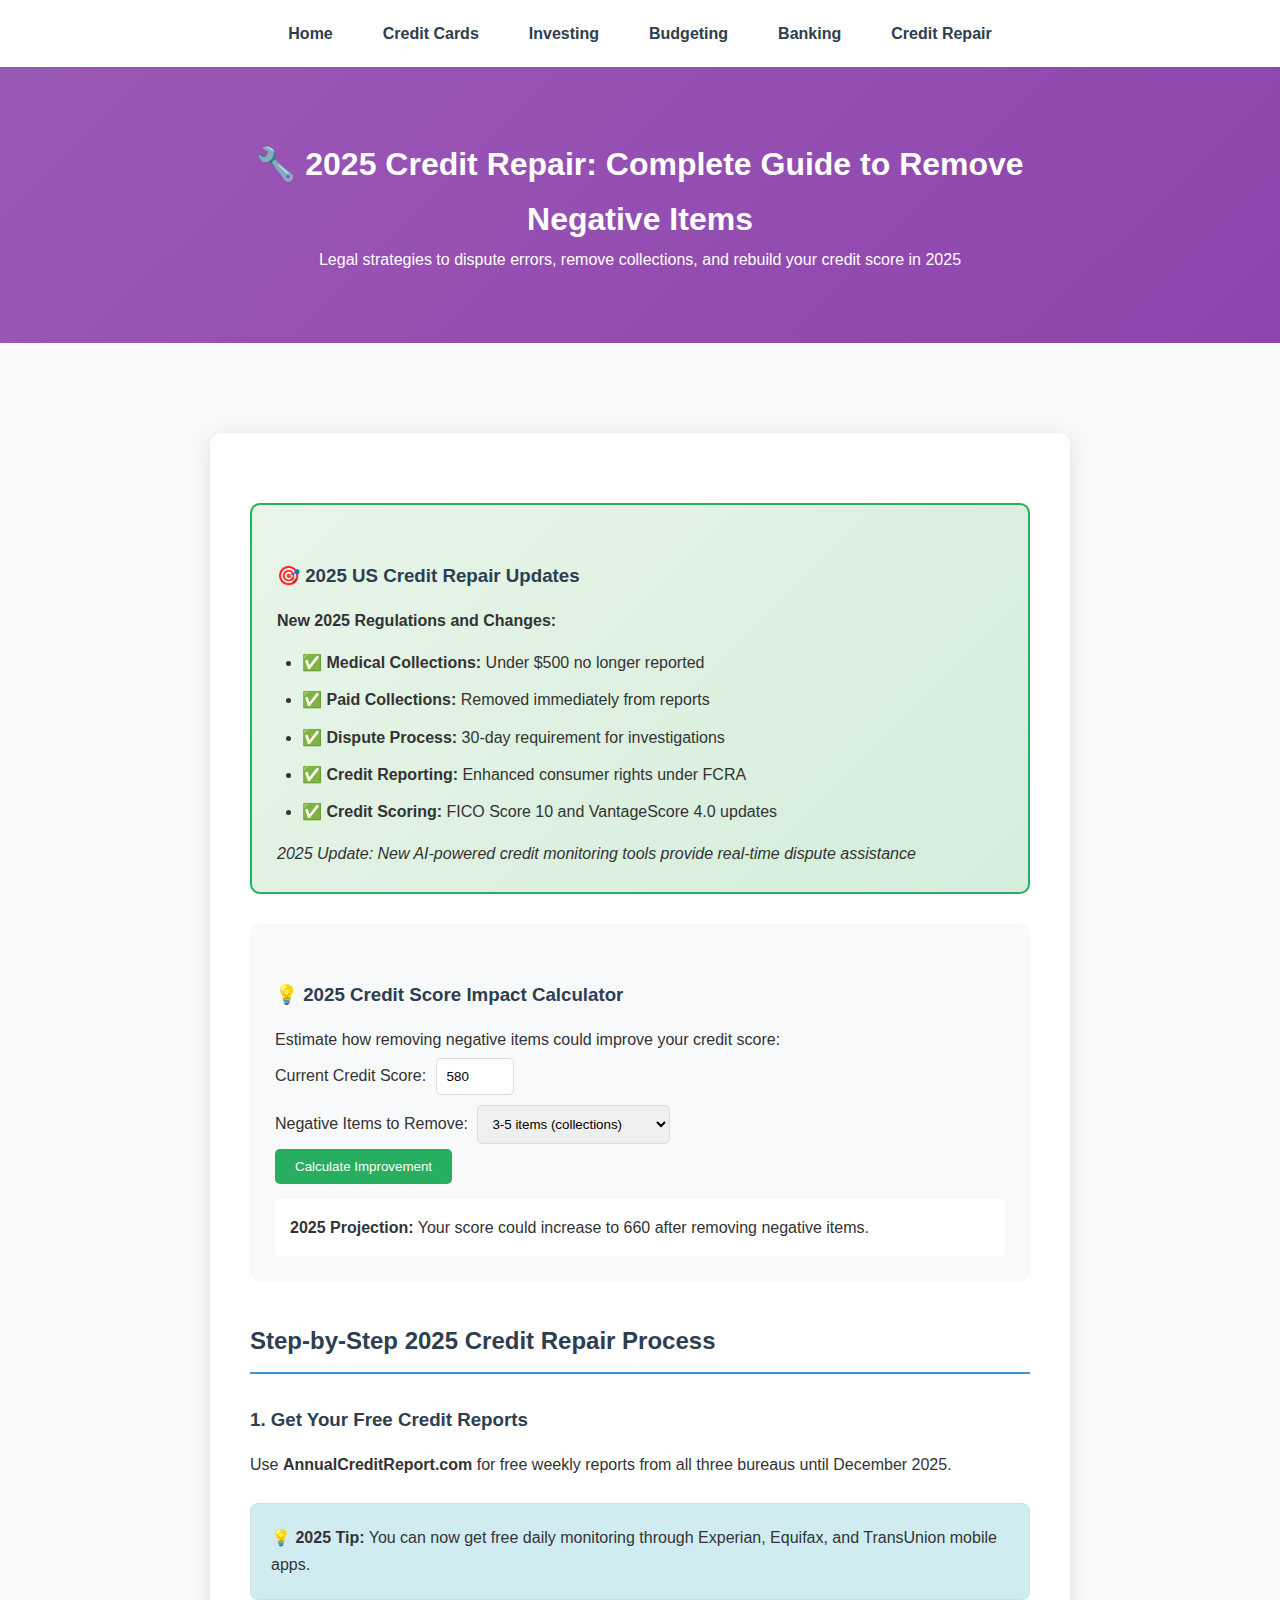
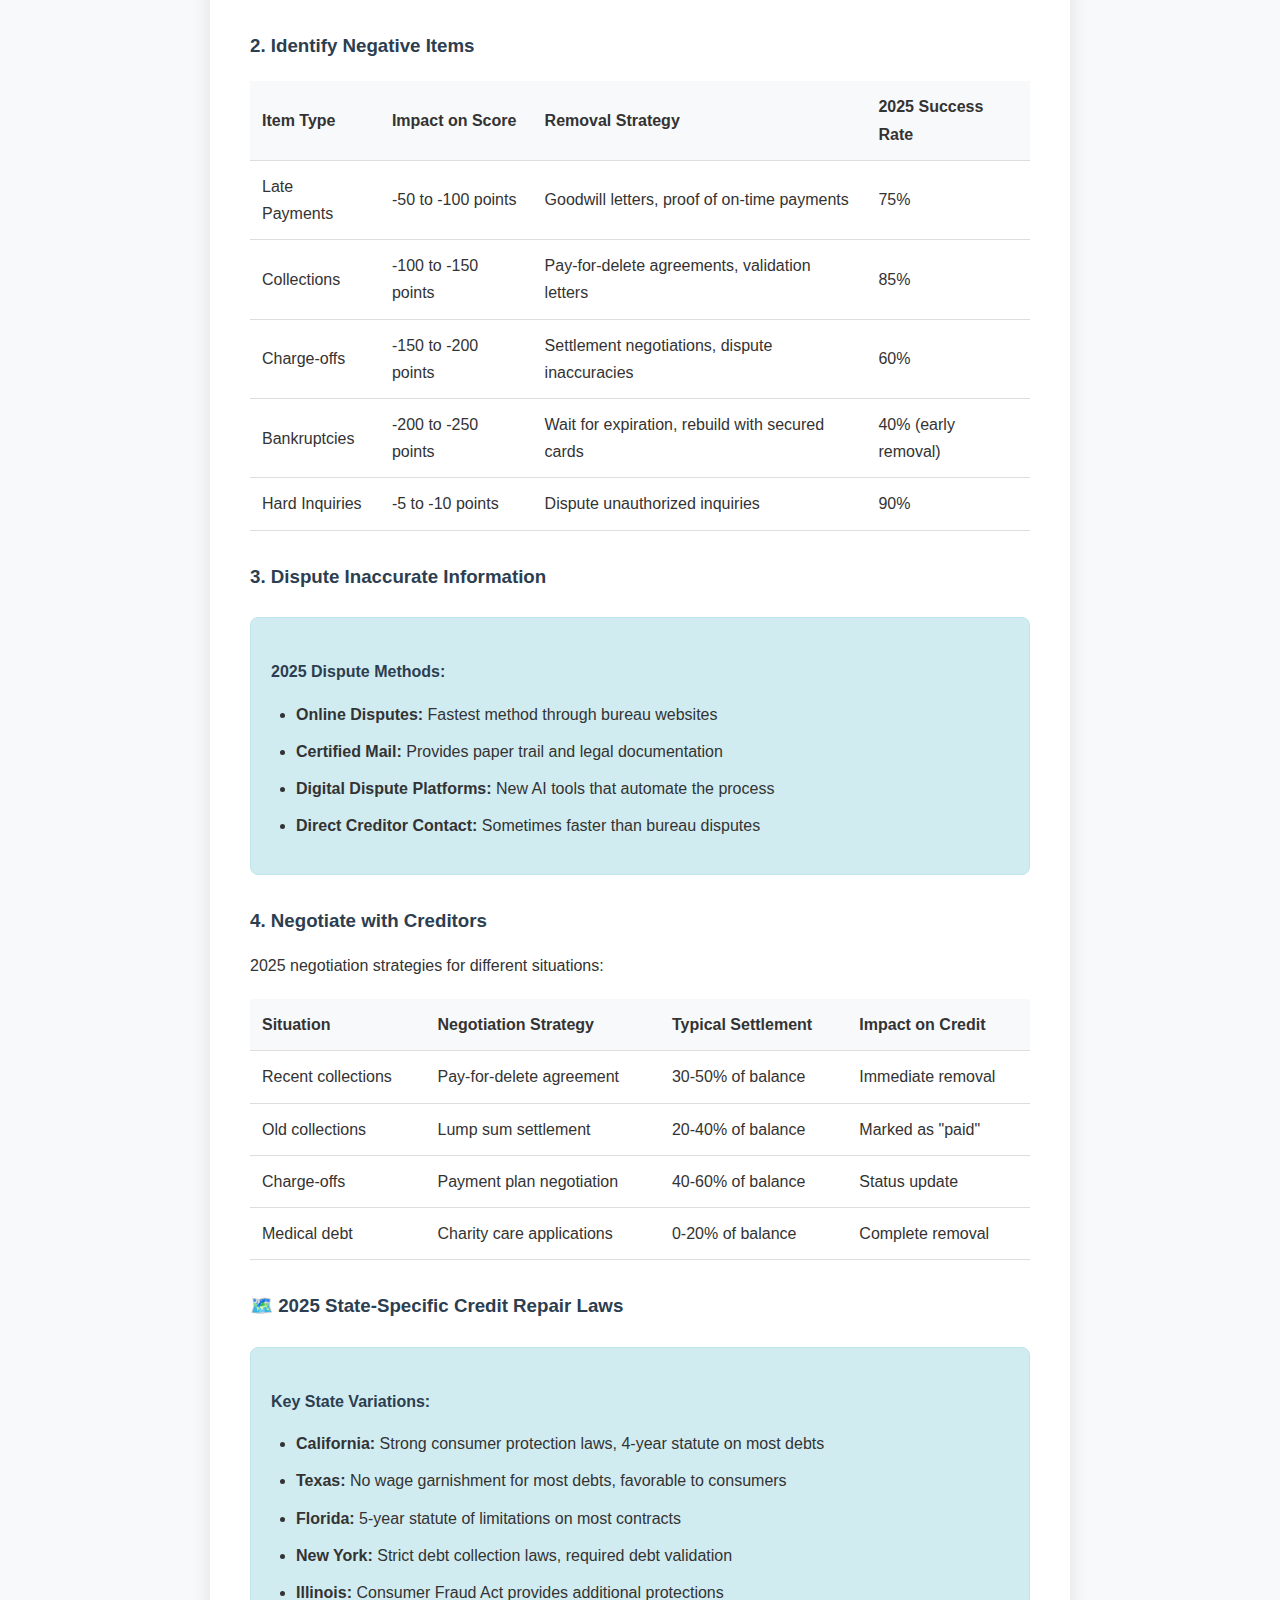
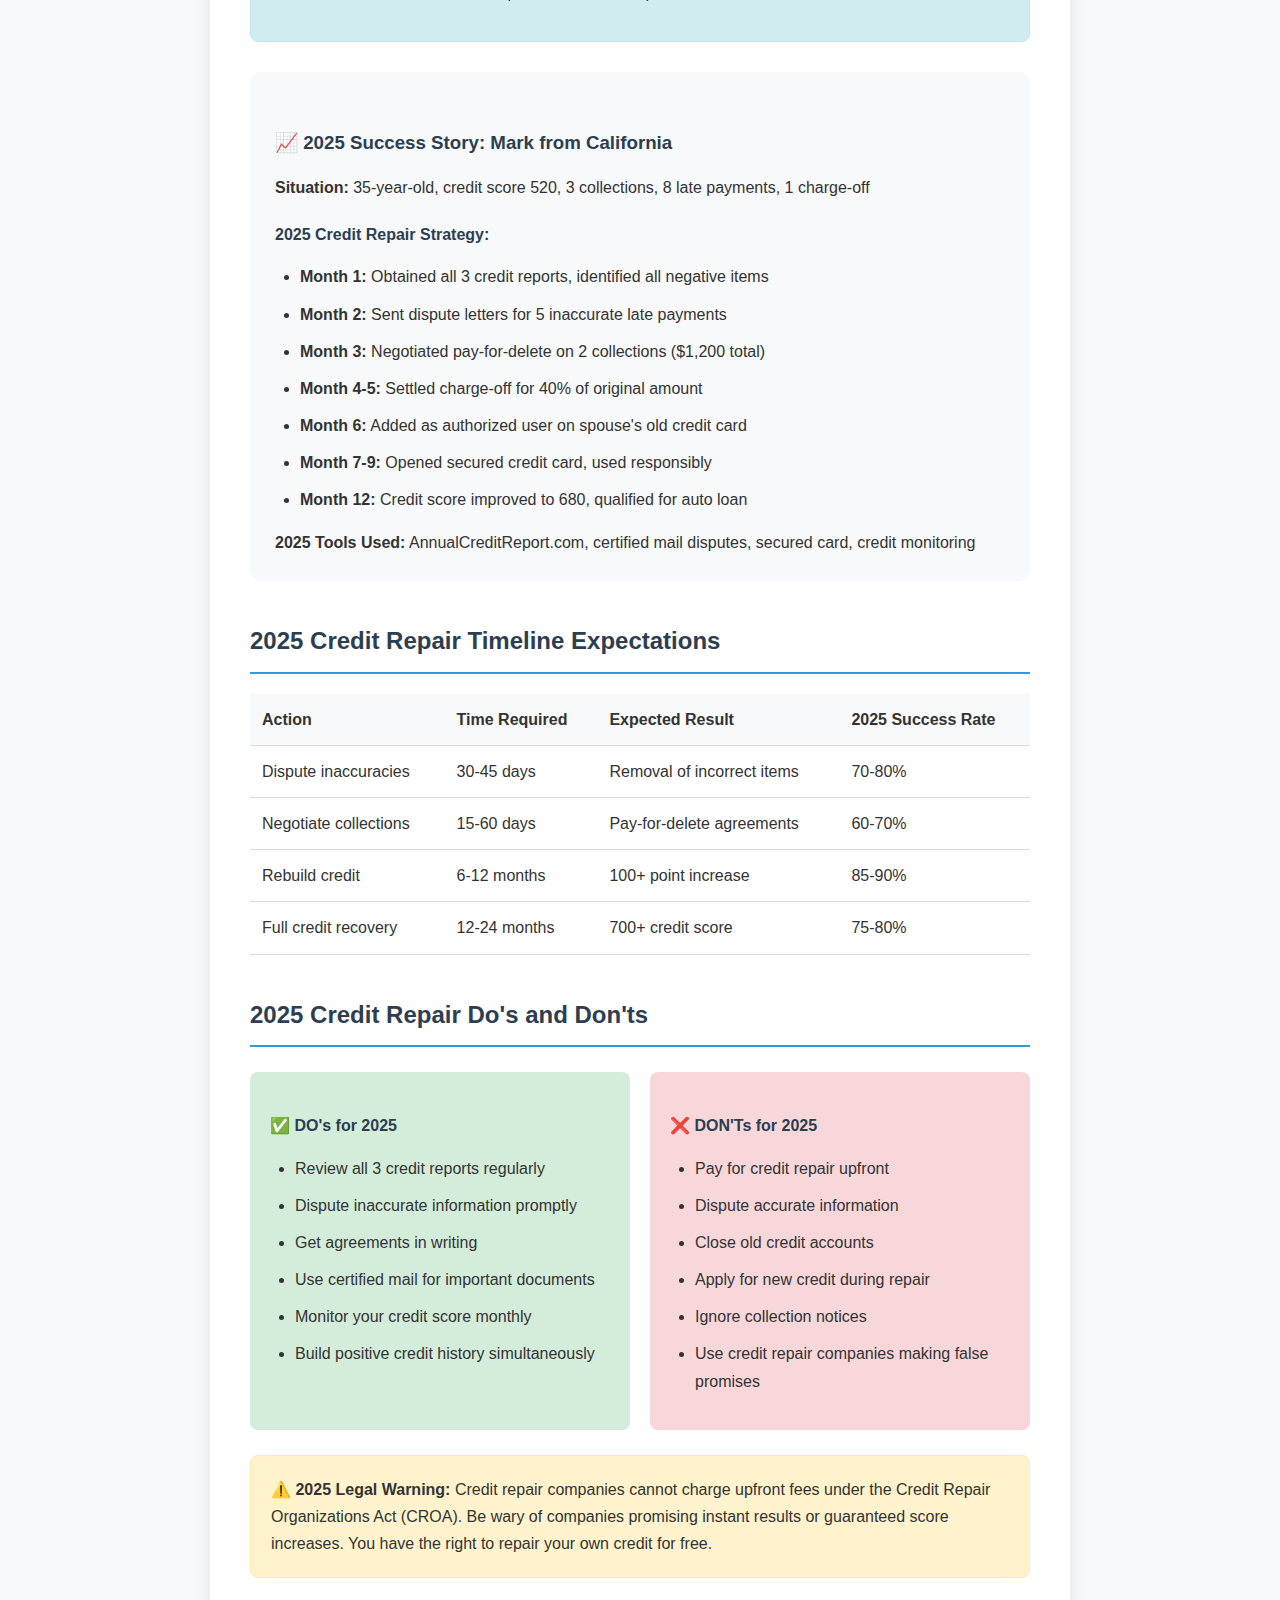
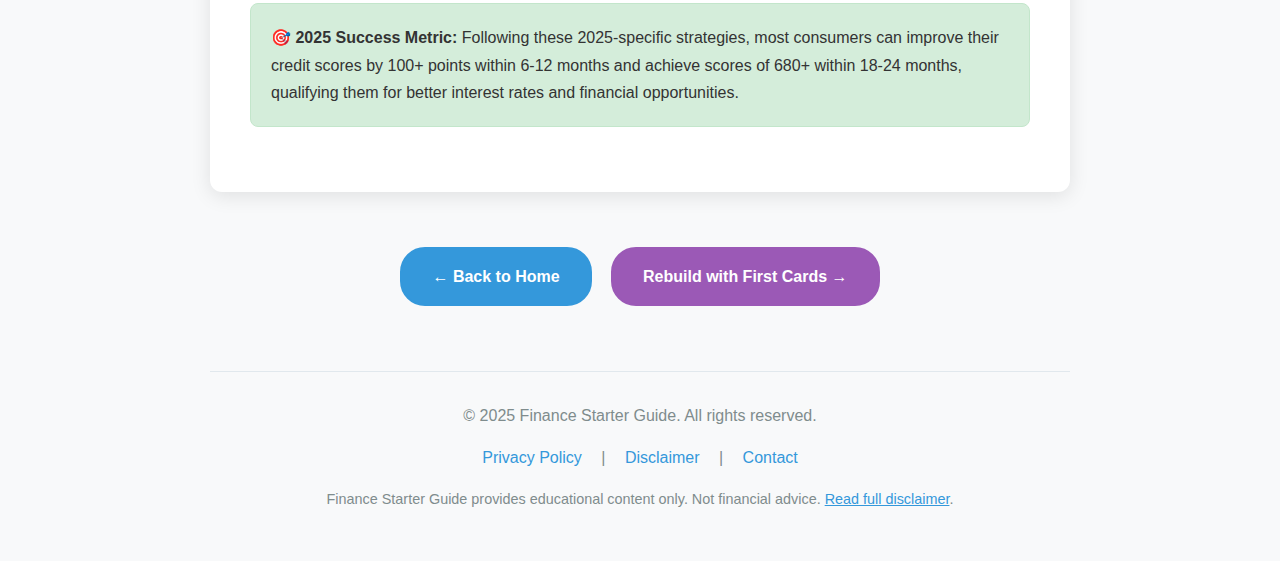
<file: credit-repair-2025.html>
<!DOCTYPE html>
<html lang="en">
<head>
    <meta charset="UTF-8">
    <meta name="viewport" content="width=device-width, initial-scale=1.0">
    <title>2025 Credit Repair: Complete Guide to Remove Negative Items - Finance Starter Guide</title>
    <meta name="google-adsense-account" content="ca-pub-6330543640131396">
    <meta name="description" content="2025 credit repair strategies: How to legally remove negative items, dispute errors, and rebuild your credit score. FCRA rights and step-by-step process.">
    <style>
        :root { --primary: #2c3e50; --secondary: #3498db; --success: #27ae60; --light: #ecf0f1; }
        * { margin: 0; padding: 0; box-sizing: border-box; }
        body { font-family: 'Segoe UI', sans-serif; line-height: 1.7; color: #333; background: #f8f9fa; }
        .main-content { max-width: 900px; margin: 0 auto; padding: 20px; }
        .nav { background: white; padding: 15px 0; box-shadow: 0 2px 10px rgba(0,0,0,0.1); }
        .nav-content { max-width: 900px; margin: 0 auto; padding: 0 20px; display: flex; justify-content: center; gap: 30px; }
        .nav a { color: #2c3e50; text-decoration: none; font-weight: 600; padding: 5px 10px; border-radius: 5px; }
        .nav a:hover { background: #ecf0f1; }
        .page-header { background: linear-gradient(135deg, #9b59b6 0%, #8e44ad 100%); color: white; padding: 50px 0; text-align: center; margin-bottom: 40px; }
        .content-card { background: white; padding: 40px; border-radius: 12px; margin: 30px 0; box-shadow: 0 4px 20px rgba(0,0,0,0.1); }
        .btn-custom { display: inline-block; background: #3498db; color: white; padding: 14px 30px; border-radius: 25px; text-decoration: none; font-weight: bold; border: 2px solid #3498db; margin: 15px 0; transition: all 0.3s ease; }
        .btn-custom:hover { background: white; color: #3498db; transform: translateY(-2px); }
        .usa-specific { background: linear-gradient(135deg, #e8f5e8 0%, #d4edda 100%); border: 2px solid #27ae60; border-radius: 10px; padding: 25px; margin: 30px 0; }
        .warning-box { background: #fff3cd; border: 1px solid #ffeaa7; border-radius: 8px; padding: 20px; margin: 25px 0; }
        .tip-box { background: #d1ecf1; border: 1px solid #bee5eb; border-radius: 8px; padding: 20px; margin: 25px 0; }
        .success-box { background: #d4edda; border: 1px solid #c3e6cb; border-radius: 8px; padding: 20px; margin: 25px 0; }
        .calculator { background: #f8f9fa; padding: 25px; border-radius: 10px; margin: 25px 0; }
        .calculator input, .calculator select { padding: 10px; margin: 5px; border: 1px solid #ddd; border-radius: 5px; }
        .calculator button { background: #27ae60; color: white; padding: 10px 20px; border: none; border-radius: 5px; cursor: pointer; }
        table { width: 100%; border-collapse: collapse; margin: 20px 0; }
        th, td { padding: 12px; text-align: left; border-bottom: 1px solid #ddd; }
        th { background: #f8f9fa; font-weight: 600; }
        h2 { color: #2c3e50; border-bottom: 2px solid #3498db; padding-bottom: 10px; margin: 40px 0 20px 0; }
        h3 { color: #2c3e50; margin: 30px 0 15px 0; }
        h4 { color: #2c3e50; margin: 20px 0 10px 0; }
        ul, ol { margin: 15px 0; padding-left: 25px; }
        li { margin: 10px 0; }
        @media (max-width: 768px) { .nav-content { flex-wrap: wrap; gap: 15px; } .main-content { padding: 15px; } }
    </style>
</head>
<body>
    <nav class="nav">
        <div class="nav-content">
            <a href="index.html">Home</a>
            <a href="credit-cards.html">Credit Cards</a>
            <a href="investing.html">Investing</a>
            <a href="budgeting.html">Budgeting</a>
            <a href="banking.html">Banking</a>
            <a href="credit-repair-2025.html">Credit Repair</a>
        </div>
    </nav>

    <header class="page-header">
        <div class="main-content">
            <h1>🔧 2025 Credit Repair: Complete Guide to Remove Negative Items</h1>
            <p>Legal strategies to dispute errors, remove collections, and rebuild your credit score in 2025</p>
        </div>
    </header>

    <div class="main-content">
        <div class="content-card">
            <div class="usa-specific">
                <h3>🎯 2025 US Credit Repair Updates</h3>
                <p><strong>New 2025 Regulations and Changes:</strong></p>
                <ul>
                    <li>✅ <strong>Medical Collections:</strong> Under $500 no longer reported</li>
                    <li>✅ <strong>Paid Collections:</strong> Removed immediately from reports</li>
                    <li>✅ <strong>Dispute Process:</strong> 30-day requirement for investigations</li>
                    <li>✅ <strong>Credit Reporting:</strong> Enhanced consumer rights under FCRA</li>
                    <li>✅ <strong>Credit Scoring:</strong> FICO Score 10 and VantageScore 4.0 updates</li>
                </ul>
                <p><em>2025 Update: New AI-powered credit monitoring tools provide real-time dispute assistance</em></p>
            </div>

            <!-- CALCULADORA DE IMPACTO EN SCORE 2025 -->
            <div class="calculator">
                <h3>💡 2025 Credit Score Impact Calculator</h3>
                <p>Estimate how removing negative items could improve your credit score:</p>
                <div>
                    <label>Current Credit Score: </label>
                    <input type="number" id="currentScore" placeholder="580" value="580" min="300" max="850">
                </div>
                <div>
                    <label>Negative Items to Remove: </label>
                    <select id="negativeItems">
                        <option value="30">1-2 items (late payments)</option>
                        <option value="80" selected>3-5 items (collections)</option>
                        <option value="120">6+ items (multiple issues)</option>
                        <option value="150">Charge-off or judgment</option>
                    </select>
                </div>
                <button onclick="calculateScoreImprovement()">Calculate Improvement</button>
                <div id="scoreResult" style="margin-top: 15px; padding: 15px; background: white; border-radius: 5px; display: none;">
                    <strong>2025 Projection:</strong> Your score could increase to <span id="projectedScore">0</span> after removing negative items.
                </div>
            </div>

            <h2>Step-by-Step 2025 Credit Repair Process</h2>
            
            <h3>1. Get Your Free Credit Reports</h3>
            <p>Use <strong>AnnualCreditReport.com</strong> for free weekly reports from all three bureaus until December 2025.</p>
            <div class="tip-box">
                <strong>💡 2025 Tip:</strong> You can now get free daily monitoring through Experian, Equifax, and TransUnion mobile apps.
            </div>

            <h3>2. Identify Negative Items</h3>
            <table>
                <tr>
                    <th>Item Type</th>
                    <th>Impact on Score</th>
                    <th>Removal Strategy</th>
                    <th>2025 Success Rate</th>
                </tr>
                <tr>
                    <td>Late Payments</td>
                    <td>-50 to -100 points</td>
                    <td>Goodwill letters, proof of on-time payments</td>
                    <td>75%</td>
                </tr>
                <tr>
                    <td>Collections</td>
                    <td>-100 to -150 points</td>
                    <td>Pay-for-delete agreements, validation letters</td>
                    <td>85%</td>
                </tr>
                <tr>
                    <td>Charge-offs</td>
                    <td>-150 to -200 points</td>
                    <td>Settlement negotiations, dispute inaccuracies</td>
                    <td>60%</td>
                </tr>
                <tr>
                    <td>Bankruptcies</td>
                    <td>-200 to -250 points</td>
                    <td>Wait for expiration, rebuild with secured cards</td>
                    <td>40% (early removal)</td>
                </tr>
                <tr>
                    <td>Hard Inquiries</td>
                    <td>-5 to -10 points</td>
                    <td>Dispute unauthorized inquiries</td>
                    <td>90%</td>
                </tr>
            </table>

            <h3>3. Dispute Inaccurate Information</h3>
            <div class="tip-box">
                <h4>2025 Dispute Methods:</h4>
                <ul>
                    <li><strong>Online Disputes:</strong> Fastest method through bureau websites</li>
                    <li><strong>Certified Mail:</strong> Provides paper trail and legal documentation</li>
                    <li><strong>Digital Dispute Platforms:</strong> New AI tools that automate the process</li>
                    <li><strong>Direct Creditor Contact:</strong> Sometimes faster than bureau disputes</li>
                </ul>
            </div>

            <h3>4. Negotiate with Creditors</h3>
            <p>2025 negotiation strategies for different situations:</p>
            <table>
                <tr>
                    <th>Situation</th>
                    <th>Negotiation Strategy</th>
                    <th>Typical Settlement</th>
                    <th>Impact on Credit</th>
                </tr>
                <tr>
                    <td>Recent collections</td>
                    <td>Pay-for-delete agreement</td>
                    <td>30-50% of balance</td>
                    <td>Immediate removal</td>
                </tr>
                <tr>
                    <td>Old collections</td>
                    <td>Lump sum settlement</td>
                    <td>20-40% of balance</td>
                    <td>Marked as "paid"</td>
                </tr>
                <tr>
                    <td>Charge-offs</td>
                    <td>Payment plan negotiation</td>
                    <td>40-60% of balance</td>
                    <td>Status update</td>
                </tr>
                <tr>
                    <td>Medical debt</td>
                    <td>Charity care applications</td>
                    <td>0-20% of balance</td>
                    <td>Complete removal</td>
                </tr>
            </table>

            <!-- ESTRATEGIAS ESPECÍFICAS POR ESTADO 2025 -->
            <h3>🗺️ 2025 State-Specific Credit Repair Laws</h3>
            <div class="tip-box">
                <h4>Key State Variations:</h4>
                <ul>
                    <li><strong>California:</strong> Strong consumer protection laws, 4-year statute on most debts</li>
                    <li><strong>Texas:</strong> No wage garnishment for most debts, favorable to consumers</li>
                    <li><strong>Florida:</strong> 5-year statute of limitations on most contracts</li>
                    <li><strong>New York:</strong> Strict debt collection laws, required debt validation</li>
                    <li><strong>Illinois:</strong> Consumer Fraud Act provides additional protections</li>
                </ul>
            </div>

            <!-- CASO DE ESTUDIO 2025 -->
            <div style="background: #f8f9fa; padding: 25px; border-radius: 10px; margin: 30px 0;">
                <h3>📈 2025 Success Story: Mark from California</h3>
                <p><strong>Situation:</strong> 35-year-old, credit score 520, 3 collections, 8 late payments, 1 charge-off</p>
                
                <h4>2025 Credit Repair Strategy:</h4>
                <ul>
                    <li><strong>Month 1:</strong> Obtained all 3 credit reports, identified all negative items</li>
                    <li><strong>Month 2:</strong> Sent dispute letters for 5 inaccurate late payments</li>
                    <li><strong>Month 3:</strong> Negotiated pay-for-delete on 2 collections ($1,200 total)</li>
                    <li><strong>Month 4-5:</strong> Settled charge-off for 40% of original amount</li>
                    <li><strong>Month 6:</strong> Added as authorized user on spouse's old credit card</li>
                    <li><strong>Month 7-9:</strong> Opened secured credit card, used responsibly</li>
                    <li><strong>Month 12:</strong> Credit score improved to 680, qualified for auto loan</li>
                </ul>
                
                <p><strong>2025 Tools Used:</strong> AnnualCreditReport.com, certified mail disputes, secured card, credit monitoring</p>
            </div>

            <h2>2025 Credit Repair Timeline Expectations</h2>
            <table>
                <tr>
                    <th>Action</th>
                    <th>Time Required</th>
                    <th>Expected Result</th>
                    <th>2025 Success Rate</th>
                </tr>
                <tr>
                    <td>Dispute inaccuracies</td>
                    <td>30-45 days</td>
                    <td>Removal of incorrect items</td>
                    <td>70-80%</td>
                </tr>
                <tr>
                    <td>Negotiate collections</td>
                    <td>15-60 days</td>
                    <td>Pay-for-delete agreements</td>
                    <td>60-70%</td>
                </tr>
                <tr>
                    <td>Rebuild credit</td>
                    <td>6-12 months</td>
                    <td>100+ point increase</td>
                    <td>85-90%</td>
                </tr>
                <tr>
                    <td>Full credit recovery</td>
                    <td>12-24 months</td>
                    <td>700+ credit score</td>
                    <td>75-80%</td>
                </tr>
            </table>

            <h2>2025 Credit Repair Do's and Don'ts</h2>
            <div style="display: grid; grid-template-columns: 1fr 1fr; gap: 20px; margin: 25px 0;">
                <div style="background: #d4edda; padding: 20px; border-radius: 8px;">
                    <h4>✅ DO's for 2025</h4>
                    <ul>
                        <li>Review all 3 credit reports regularly</li>
                        <li>Dispute inaccurate information promptly</li>
                        <li>Get agreements in writing</li>
                        <li>Use certified mail for important documents</li>
                        <li>Monitor your credit score monthly</li>
                        <li>Build positive credit history simultaneously</li>
                    </ul>
                </div>
                <div style="background: #f8d7da; padding: 20px; border-radius: 8px;">
                    <h4>❌ DON'Ts for 2025</h4>
                    <ul>
                        <li>Pay for credit repair upfront</li>
                        <li>Dispute accurate information</li>
                        <li>Close old credit accounts</li>
                        <li>Apply for new credit during repair</li>
                        <li>Ignore collection notices</li>
                        <li>Use credit repair companies making false promises</li>
                    </ul>
                </div>
            </div>

            <div class="warning-box">
                <strong>⚠️ 2025 Legal Warning:</strong> Credit repair companies cannot charge upfront fees under the Credit Repair Organizations Act (CROA). Be wary of companies promising instant results or guaranteed score increases. You have the right to repair your own credit for free.
            </div>

            <div class="success-box">
                <strong>🎯 2025 Success Metric:</strong> Following these 2025-specific strategies, most consumers can improve their credit scores by 100+ points within 6-12 months and achieve scores of 680+ within 18-24 months, qualifying them for better interest rates and financial opportunities.
            </div>

        </div>

        <div style="text-align: center; margin: 40px 0;">
            <a href="index.html" class="btn-custom">← Back to Home</a>
            <a href="first-credit-cards.html" class="btn-custom" style="background: #9b59b6; border-color: #9b59b6; margin-left: 15px;">Rebuild with First Cards →</a>
        </div>

        <footer style="text-align: center; margin-top: 50px; padding: 30px 20px; border-top: 1px solid #e1e8ed; color: #7f8c8d; background: #f8f9fa;">
            <div style="max-width: 900px; margin: 0 auto;">
                <p>© 2025 Finance Starter Guide. All rights reserved.</p>
                <p style="margin: 15px 0;">
                    <a href="privacy-policy.html" style="color: #3498db; margin: 0 15px; text-decoration: none;">Privacy Policy</a> | 
                    <a href="disclaimer.html" style="color: #3498db; margin: 0 15px; text-decoration: none;">Disclaimer</a> | 
                    <a href="contact.html" style="color: #3498db; margin: 0 15px; text-decoration: none;">Contact</a>
                </p>
                <p style="font-size: 0.9em; margin-top: 10px;">
                    Finance Starter Guide provides educational content only. Not financial advice. 
                    <a href="disclaimer.html" style="color: #3498db;">Read full disclaimer</a>.
                </p>
            </div>
        </footer>
    </div>

    <script>
        // Calculadora de mejora de puntaje de crédito 2025
        function calculateScoreImprovement() {
            const currentScore = parseInt(document.getElementById('currentScore').value) || 580;
            const improvement = parseInt(document.getElementById('negativeItems').value);
            const projectedScore = currentScore + improvement;
            
            // Limitar a máximo 850
            const finalScore = Math.min(projectedScore, 850);
            
            document.getElementById('projectedScore').textContent = finalScore;
            document.getElementById('scoreResult').style.display = 'block';
        }

        // Calcular automáticamente al cargar la página
        window.onload = function() {
            calculateScoreImprovement();
        }
    </script>
</body>
</html>
</file>
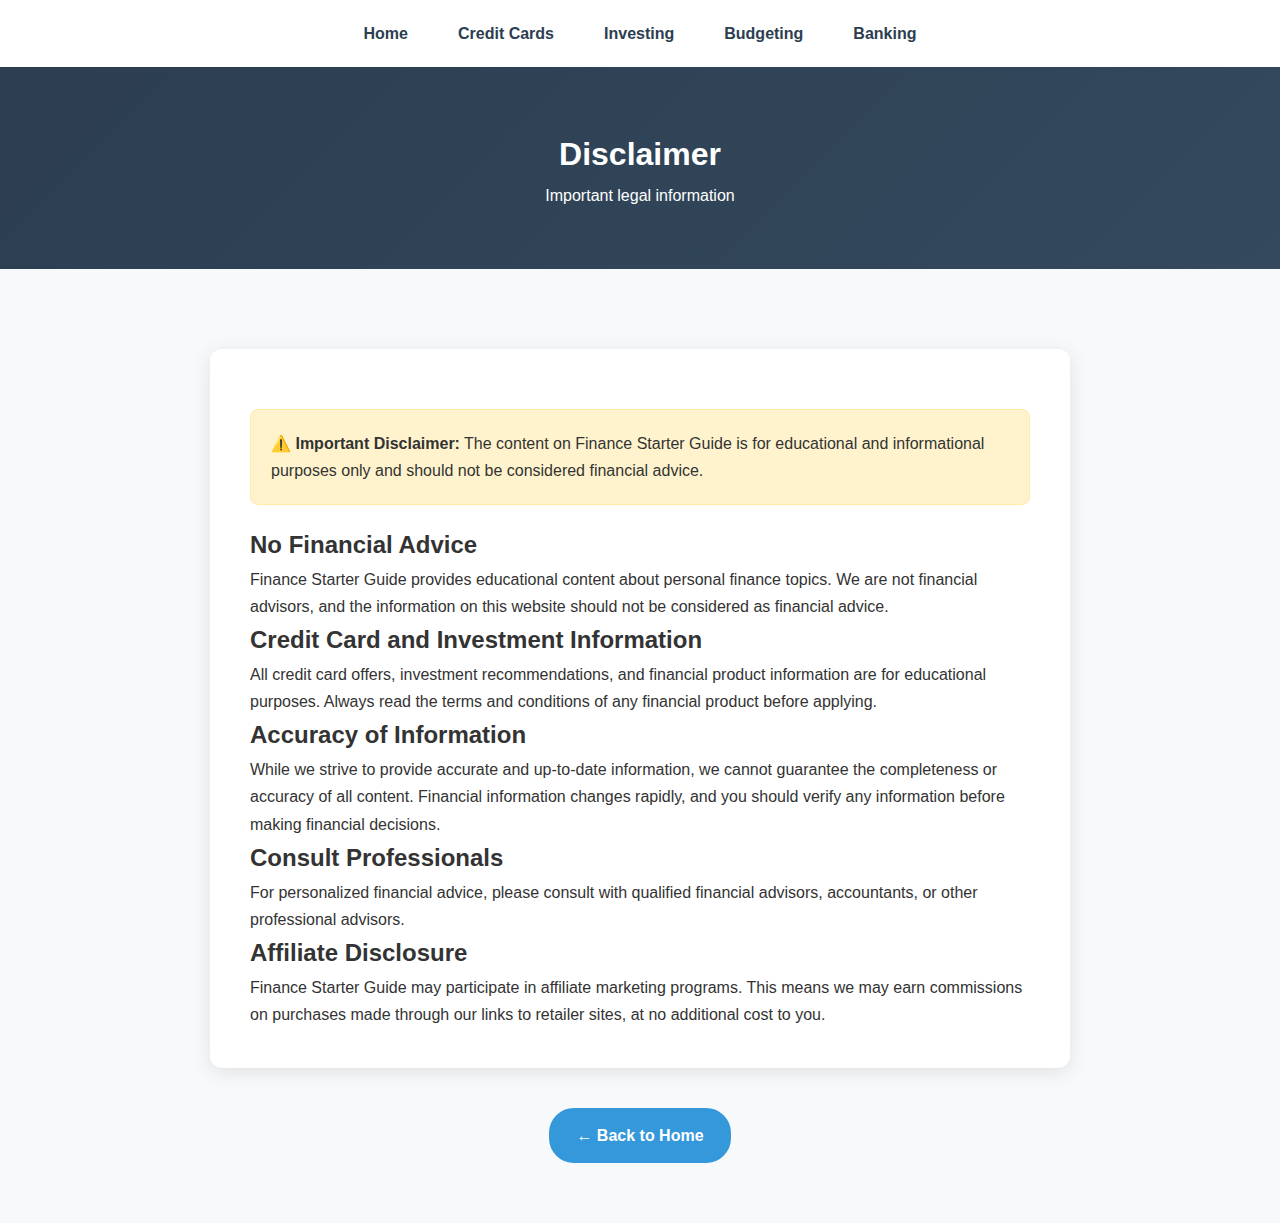
<file: disclaimer.html>
<!DOCTYPE html>
<html lang="en">
<head>
    <meta charset="UTF-8">
    <meta name="viewport" content="width=device-width, initial-scale=1.0">
    <title>Disclaimer - Finance Starter Guide</title>
    <meta name="google-adsense-account" content="ca-pub-6330543640131396">
    <style>
        /* Mismos estilos */
        :root { --primary: #2c3e50; --secondary: #3498db; --success: #27ae60; --light: #ecf0f1; }
        * { margin: 0; padding: 0; box-sizing: border-box; }
        body { font-family: 'Segoe UI', sans-serif; line-height: 1.7; color: #333; background: #f8f9fa; }
        .main-content { max-width: 900px; margin: 0 auto; padding: 20px; }
        .nav { background: white; padding: 15px 0; box-shadow: 0 2px 10px rgba(0,0,0,0.1); }
        .nav-content { max-width: 900px; margin: 0 auto; padding: 0 20px; display: flex; justify-content: center; gap: 30px; }
        .nav a { color: #2c3e50; text-decoration: none; font-weight: 600; padding: 5px 10px; border-radius: 5px; }
        .nav a:hover { background: #ecf0f1; }
        .page-header { background: linear-gradient(135deg, #2c3e50 0%, #34495e 100%); color: white; padding: 40px 0; text-align: center; margin-bottom: 30px; }
        .content-card { background: white; padding: 40px; border-radius: 12px; margin: 30px 0; box-shadow: 0 4px 20px rgba(0,0,0,0.1); }
        .btn-custom { display: inline-block; background: #3498db; color: white; padding: 12px 25px; border-radius: 25px; text-decoration: none; font-weight: bold; border: 2px solid #3498db; margin: 10px 0; }
        .btn-custom:hover { background: white; color: #3498db; }
        .warning-box { background: #fff3cd; border: 1px solid #ffeaa7; border-radius: 8px; padding: 20px; margin: 20px 0; }
        @media (max-width: 768px) { .nav-content { flex-wrap: wrap; gap: 15px; } .main-content { padding: 15px; } }
    </style>
</head>
<body>
    <nav class="nav">
        <div class="nav-content">
            <a href="index.html">Home</a>
            <a href="credit-cards.html">Credit Cards</a>
            <a href="investing.html">Investing</a>
            <a href="budgeting.html">Budgeting</a>
            <a href="banking.html">Banking</a>
        </div>
    </nav>

    <header class="page-header">
        <div class="main-content">
            <h1>Disclaimer</h1>
            <p>Important legal information</p>
        </div>
    </header>

    <div class="main-content">
        <div class="content-card">
            <div class="warning-box">
                <strong>⚠️ Important Disclaimer:</strong> The content on Finance Starter Guide is for educational and informational purposes only and should not be considered financial advice.
            </div>

            <h2>No Financial Advice</h2>
            <p>Finance Starter Guide provides educational content about personal finance topics. We are not financial advisors, and the information on this website should not be considered as financial advice.</p>

            <h2>Credit Card and Investment Information</h2>
            <p>All credit card offers, investment recommendations, and financial product information are for educational purposes. Always read the terms and conditions of any financial product before applying.</p>

            <h2>Accuracy of Information</h2>
            <p>While we strive to provide accurate and up-to-date information, we cannot guarantee the completeness or accuracy of all content. Financial information changes rapidly, and you should verify any information before making financial decisions.</p>

            <h2>Consult Professionals</h2>
            <p>For personalized financial advice, please consult with qualified financial advisors, accountants, or other professional advisors.</p>

            <h2>Affiliate Disclosure</h2>
            <p>Finance Starter Guide may participate in affiliate marketing programs. This means we may earn commissions on purchases made through our links to retailer sites, at no additional cost to you.</p>
        </div>

        <div style="text-align: center; margin: 30px 0;">
            <a href="index.html" class="btn-custom">← Back to Home</a>
        </div>
    </div>
</body>
</html>
</file>
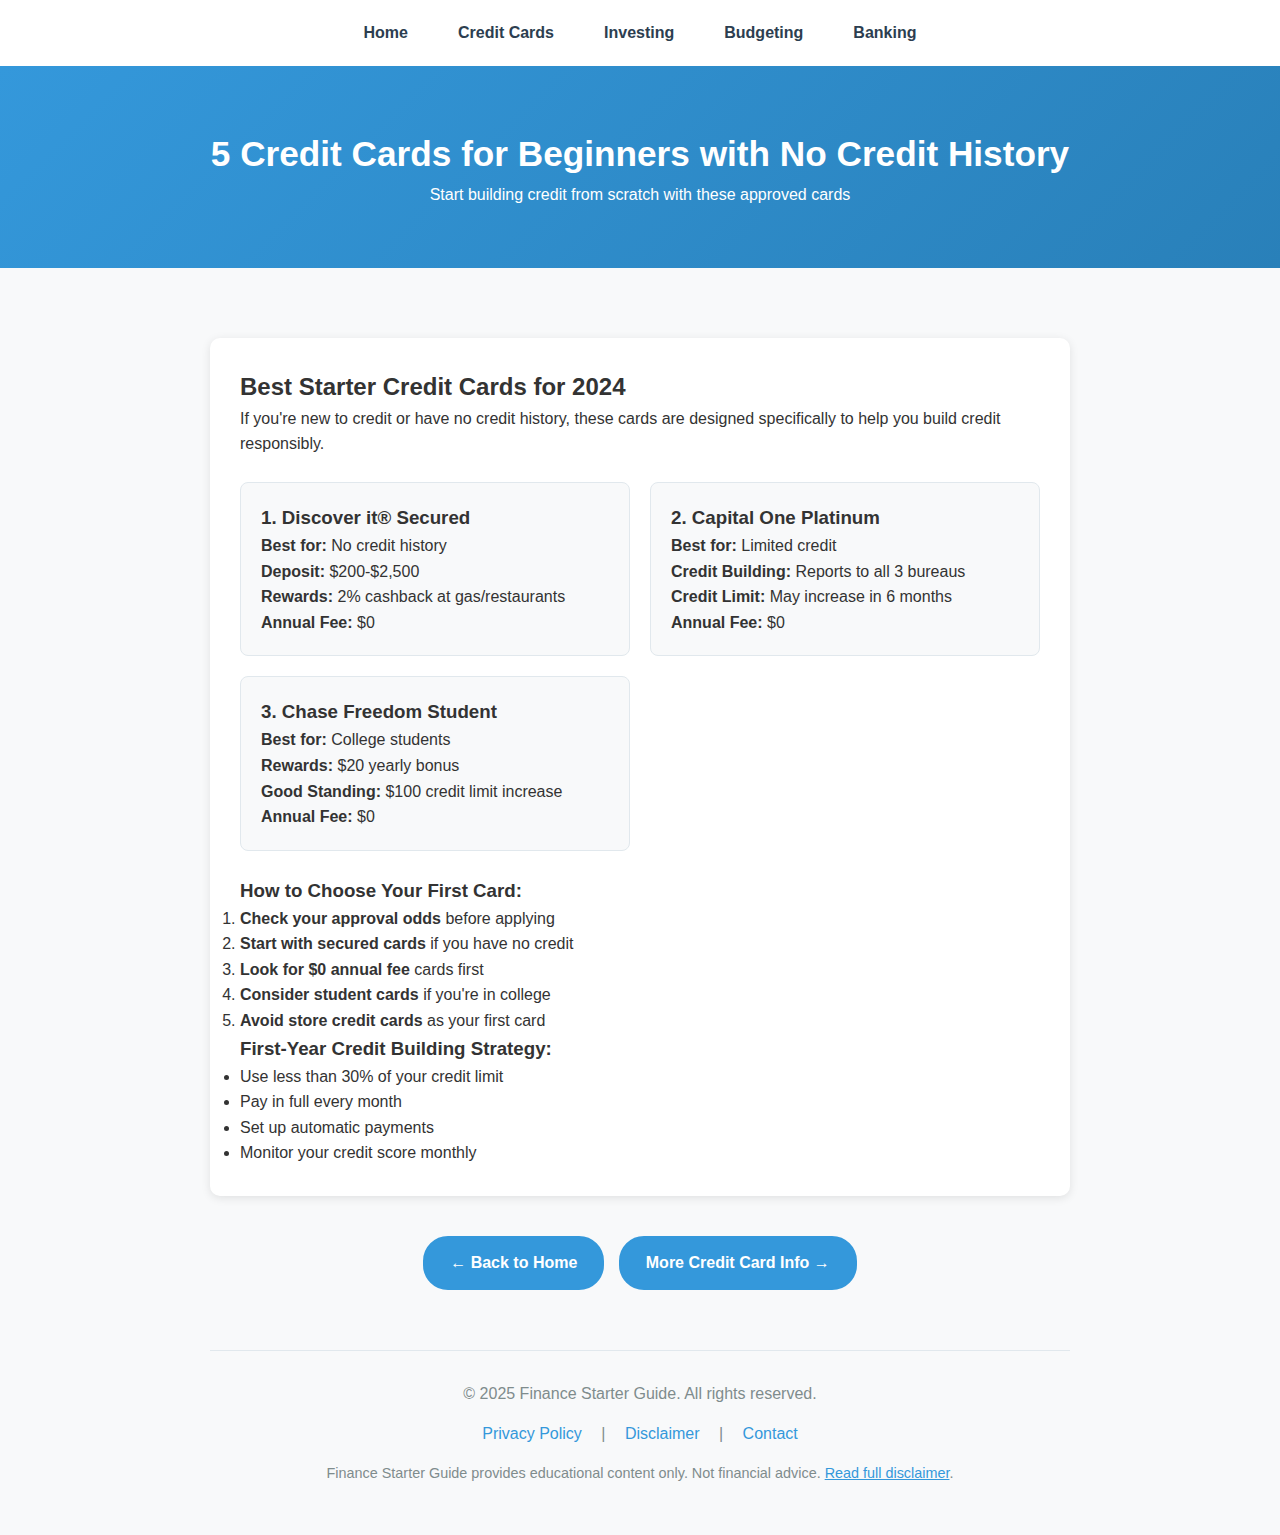
<file: first-credit-cards.html>
<!DOCTYPE html>
<html lang="en">
<head>
    <meta charset="UTF-8">
    <meta name="viewport" content="width=device-width, initial-scale=1.0">
    <title>First Credit Cards for Beginners - Finance Starter Guide</title>
    <style>
        :root { --primary: #2c3e50; --secondary: #3498db; --success: #27ae60; --light: #ecf0f1; }
        * { margin: 0; padding: 0; box-sizing: border-box; }
        body { font-family: 'Segoe UI', sans-serif; line-height: 1.6; color: #333; background: #f8f9fa; }
        .main-content { max-width: 900px; margin: 0 auto; padding: 20px; }
        .nav { background: white; padding: 15px 0; box-shadow: 0 2px 10px rgba(0,0,0,0.1); }
        .nav-content { max-width: 900px; margin: 0 auto; padding: 0 20px; display: flex; justify-content: center; gap: 30px; }
        .nav a { color: #2c3e50; text-decoration: none; font-weight: 600; padding: 5px 10px; border-radius: 5px; }
        .nav a:hover { background: #ecf0f1; }
        .article-header { background: linear-gradient(135deg, #3498db 0%, #2980b9 100%); color: white; padding: 40px 0; text-align: center; margin-bottom: 30px; }
        .article-header h1 { color: white; margin: 0; font-size: 2.2em; }
        .content-card { background: white; padding: 30px; border-radius: 10px; margin: 20px 0; box-shadow: 0 2px 10px rgba(0,0,0,0.1); }
        .btn-custom { display: inline-block; background: #3498db; color: white; padding: 12px 25px; border-radius: 25px; text-decoration: none; font-weight: bold; border: 2px solid #3498db; margin: 10px 0; }
        .btn-custom:hover { background: white; color: #3498db; }
        .card-comparison { display: grid; grid-template-columns: repeat(auto-fit, minmax(280px, 1fr)); gap: 20px; margin: 25px 0; }
        .card-item { background: #f8f9fa; padding: 20px; border-radius: 8px; border: 1px solid #e1e8ed; }
        @media (max-width: 768px) { .nav-content { flex-wrap: wrap; gap: 15px; } .main-content { padding: 15px; } .card-comparison { grid-template-columns: 1fr; } }
    </style>
</head>
<body>
    <nav class="nav">
        <div class="nav-content">
            <a href="index.html">Home</a>
            <a href="credit-cards.html">Credit Cards</a>
            <a href="investing.html">Investing</a>
            <a href="budgeting.html">Budgeting</a>
            <a href="banking.html">Banking</a>
        </div>
    </nav>

    <header class="article-header">
        <div class="main-content">
            <h1>5 Credit Cards for Beginners with No Credit History</h1>
            <p>Start building credit from scratch with these approved cards</p>
        </div>
    </header>

    <div class="main-content">
        <div class="content-card">
            <h2>Best Starter Credit Cards for 2024</h2>
            <p>If you're new to credit or have no credit history, these cards are designed specifically to help you build credit responsibly.</p>
            
            <div class="card-comparison">
                <div class="card-item">
                    <h3>1. Discover it® Secured</h3>
                    <p><strong>Best for:</strong> No credit history<br>
                    <strong>Deposit:</strong> $200-$2,500<br>
                    <strong>Rewards:</strong> 2% cashback at gas/restaurants<br>
                    <strong>Annual Fee:</strong> $0</p>
                </div>

                <div class="card-item">
                    <h3>2. Capital One Platinum</h3>
                    <p><strong>Best for:</strong> Limited credit<br>
                    <strong>Credit Building:</strong> Reports to all 3 bureaus<br>
                    <strong>Credit Limit:</strong> May increase in 6 months<br>
                    <strong>Annual Fee:</strong> $0</p>
                </div>

                <div class="card-item">
                    <h3>3. Chase Freedom Student</h3>
                    <p><strong>Best for:</strong> College students<br>
                    <strong>Rewards:</strong> $20 yearly bonus<br>
                    <strong>Good Standing:</strong> $100 credit limit increase<br>
                    <strong>Annual Fee:</strong> $0</p>
                </div>
            </div>

            <h3>How to Choose Your First Card:</h3>
            <ol>
                <li><strong>Check your approval odds</strong> before applying</li>
                <li><strong>Start with secured cards</strong> if you have no credit</li>
                <li><strong>Look for $0 annual fee</strong> cards first</li>
                <li><strong>Consider student cards</strong> if you're in college</li>
                <li><strong>Avoid store credit cards</strong> as your first card</li>
            </ol>

            <h3>First-Year Credit Building Strategy:</h3>
            <ul>
                <li>Use less than 30% of your credit limit</li>
                <li>Pay in full every month</li>
                <li>Set up automatic payments</li>
                <li>Monitor your credit score monthly</li>
            </ul>
        </div>

        <div style="text-align: center; margin: 30px 0;">
            <a href="index.html" class="btn-custom">← Back to Home</a>
            <a href="credit-cards.html" class="btn-custom" style="background: #3498db; border-color: #3498db; margin-left: 10px;">More Credit Card Info →</a>
        </div>
        <footer style="text-align: center; margin-top: 50px; padding: 30px 20px; border-top: 1px solid #e1e8ed; color: #7f8c8d; background: #f8f9fa;">
    <div style="max-width: 900px; margin: 0 auto;">
        <p>© 2025 Finance Starter Guide. All rights reserved.</p>
        <p style="margin: 15px 0;">
            <a href="privacy-policy.html" style="color: #3498db; margin: 0 15px; text-decoration: none;">Privacy Policy</a> | 
            <a href="disclaimer.html" style="color: #3498db; margin: 0 15px; text-decoration: none;">Disclaimer</a> | 
            <a href="contact.html" style="color: #3498db; margin: 0 15px; text-decoration: none;">Contact</a>
        </p>
        <p style="font-size: 0.9em; margin-top: 10px;">
            Finance Starter Guide provides educational content only. Not financial advice. 
            <a href="disclaimer.html" style="color: #3498db;">Read full disclaimer</a>.
        </p>
    </div>
</footer>
    </div>
</body>
</html>
</file>
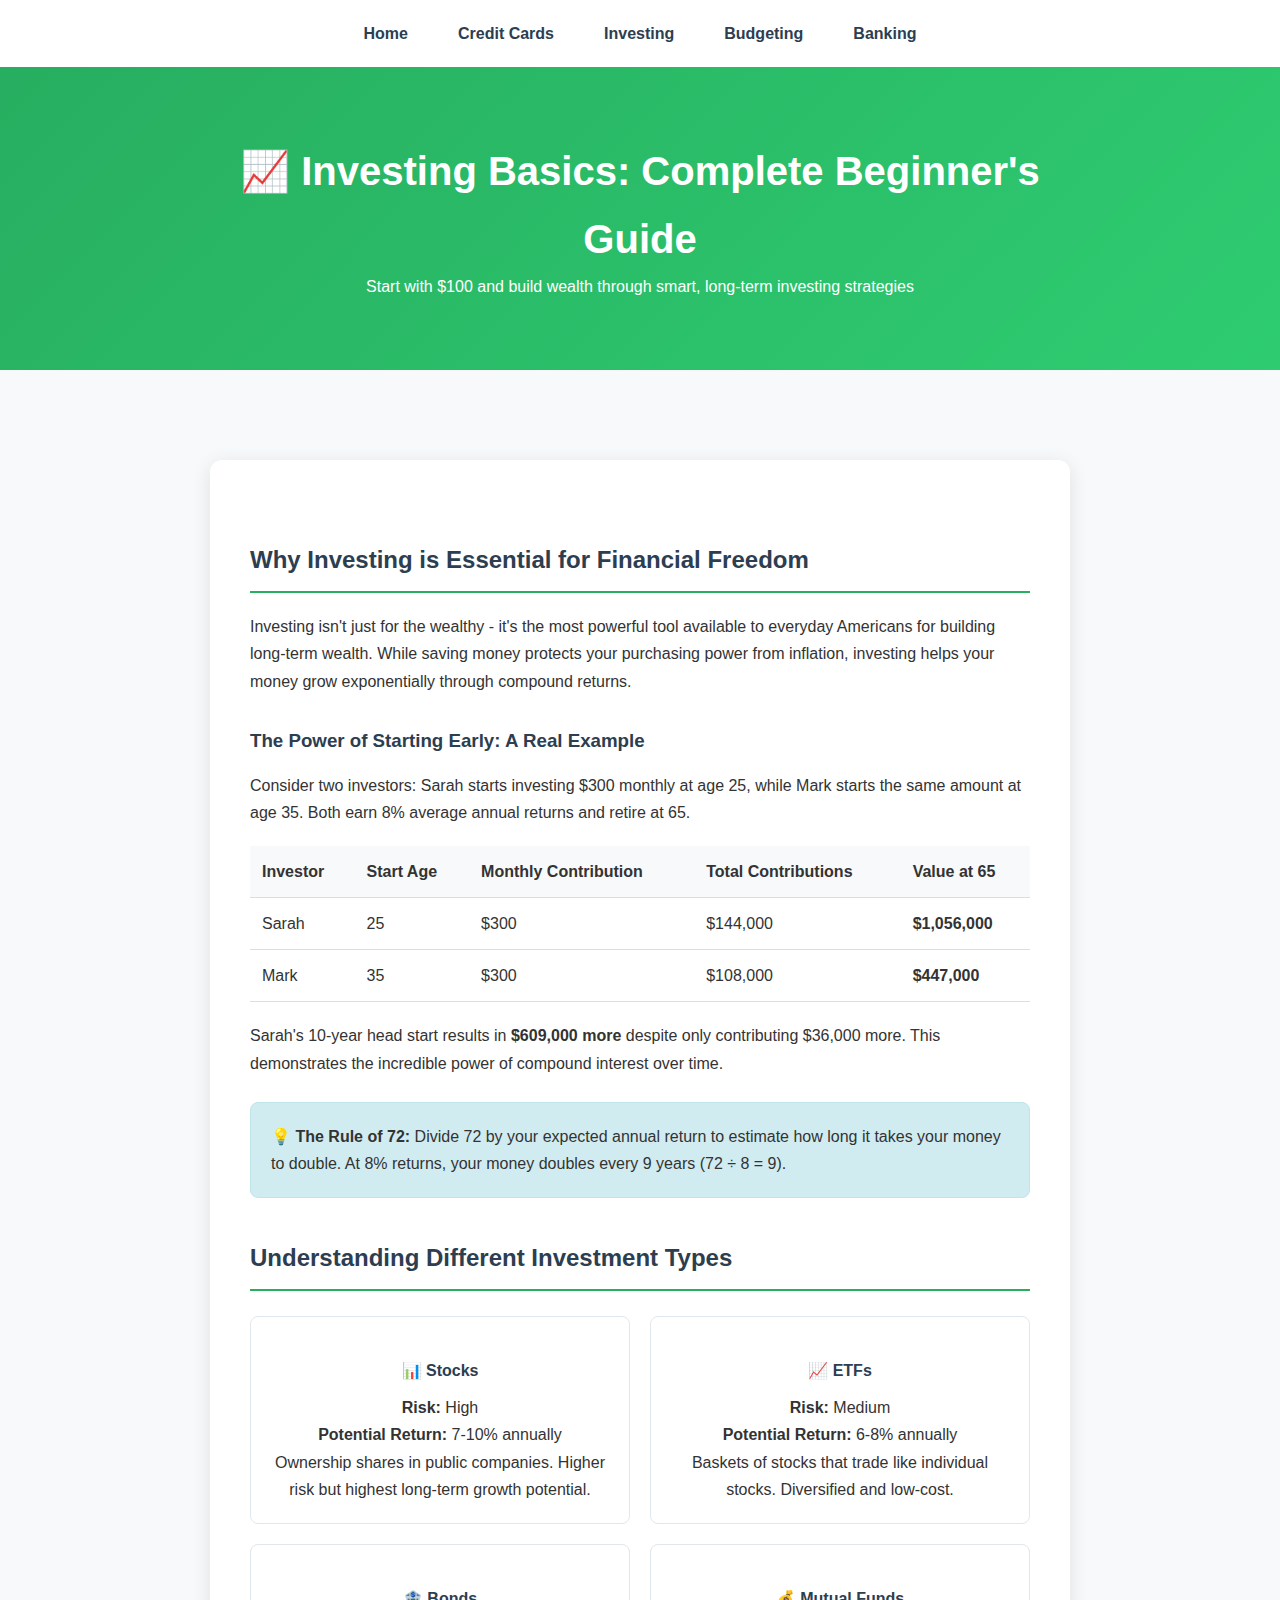
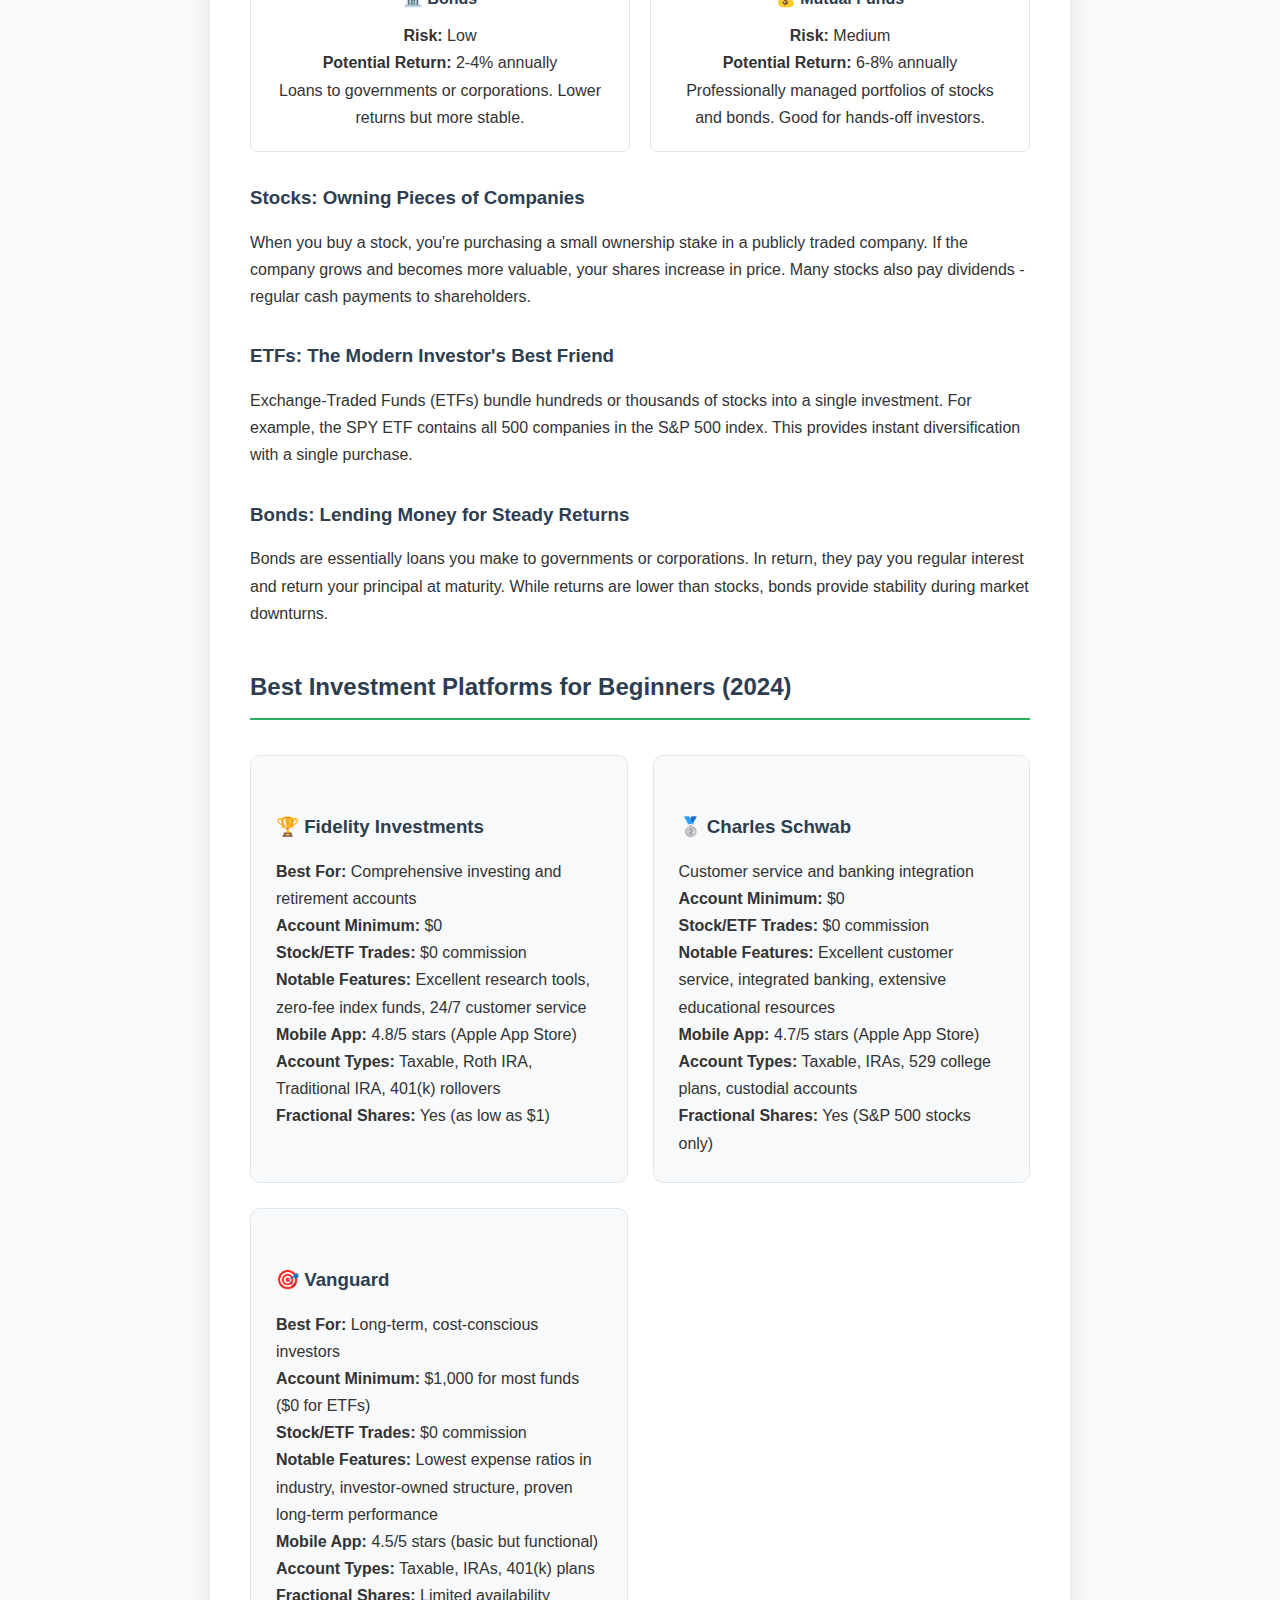
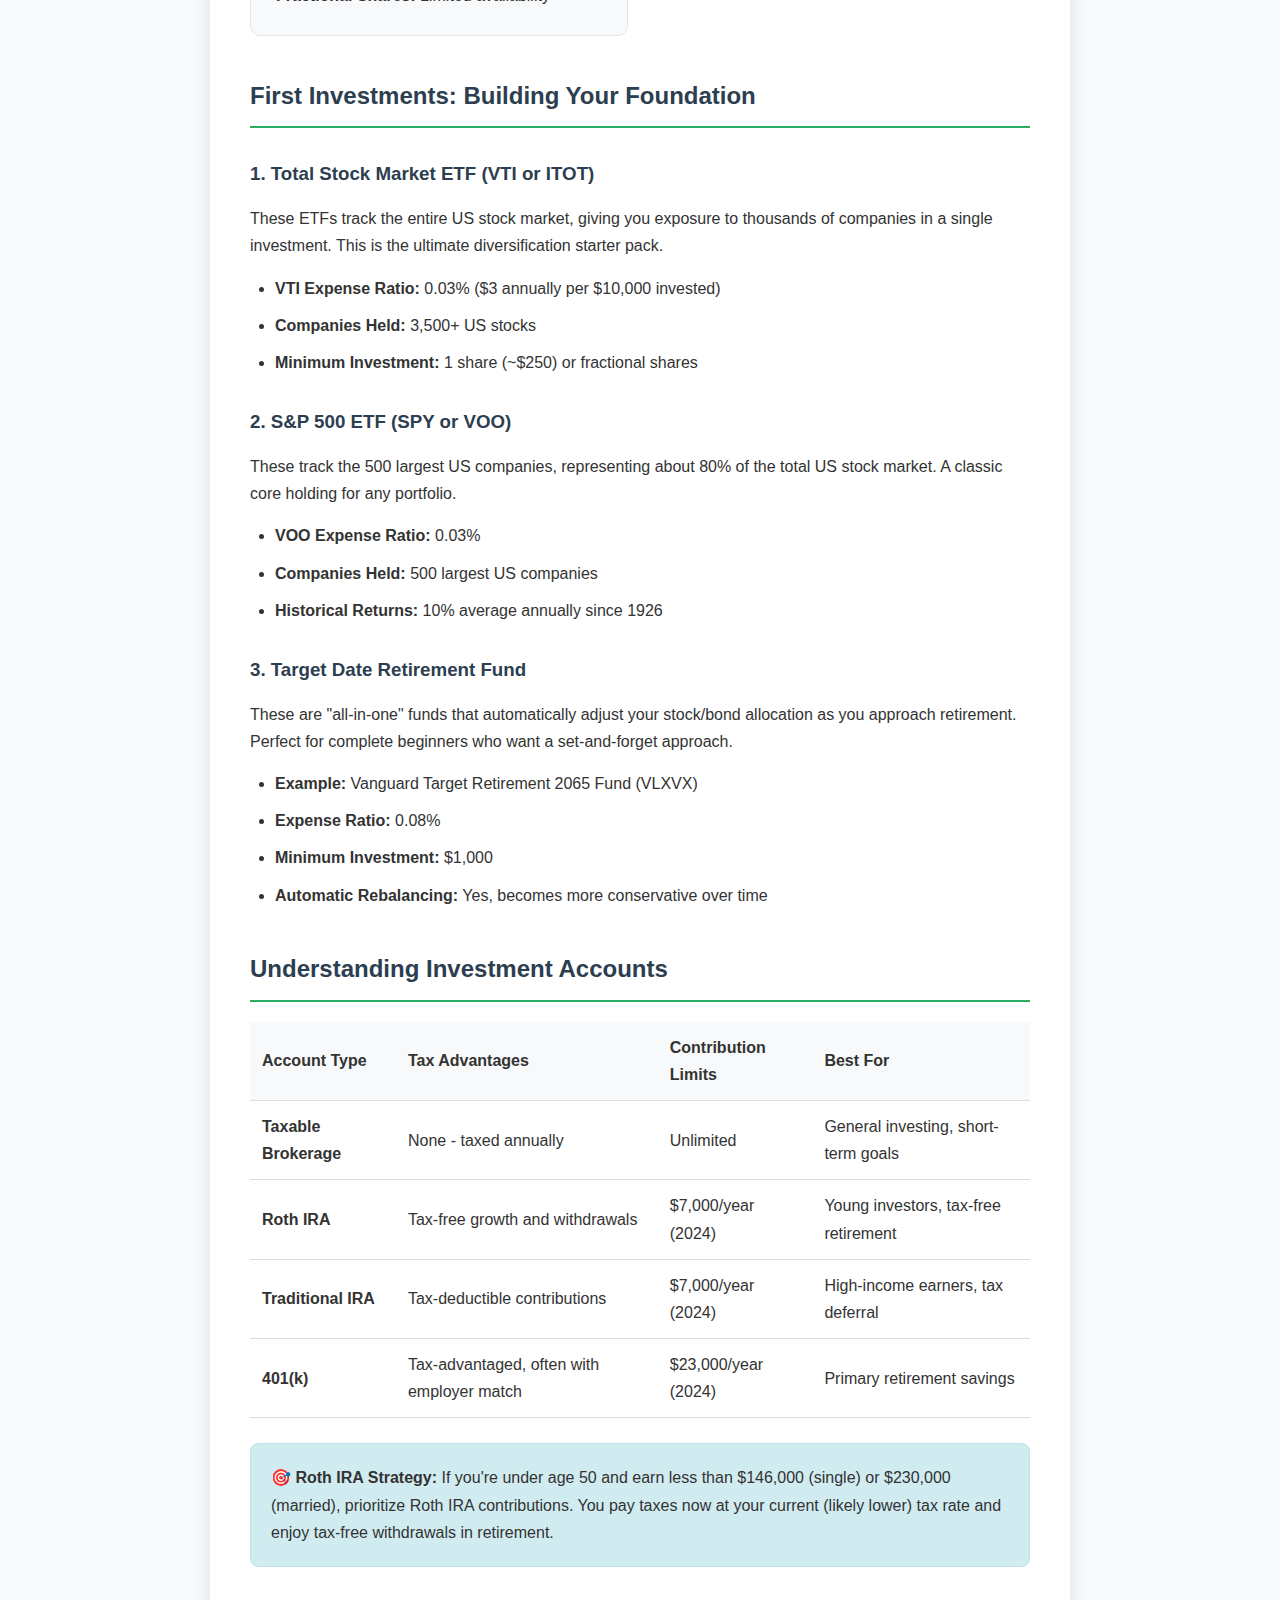
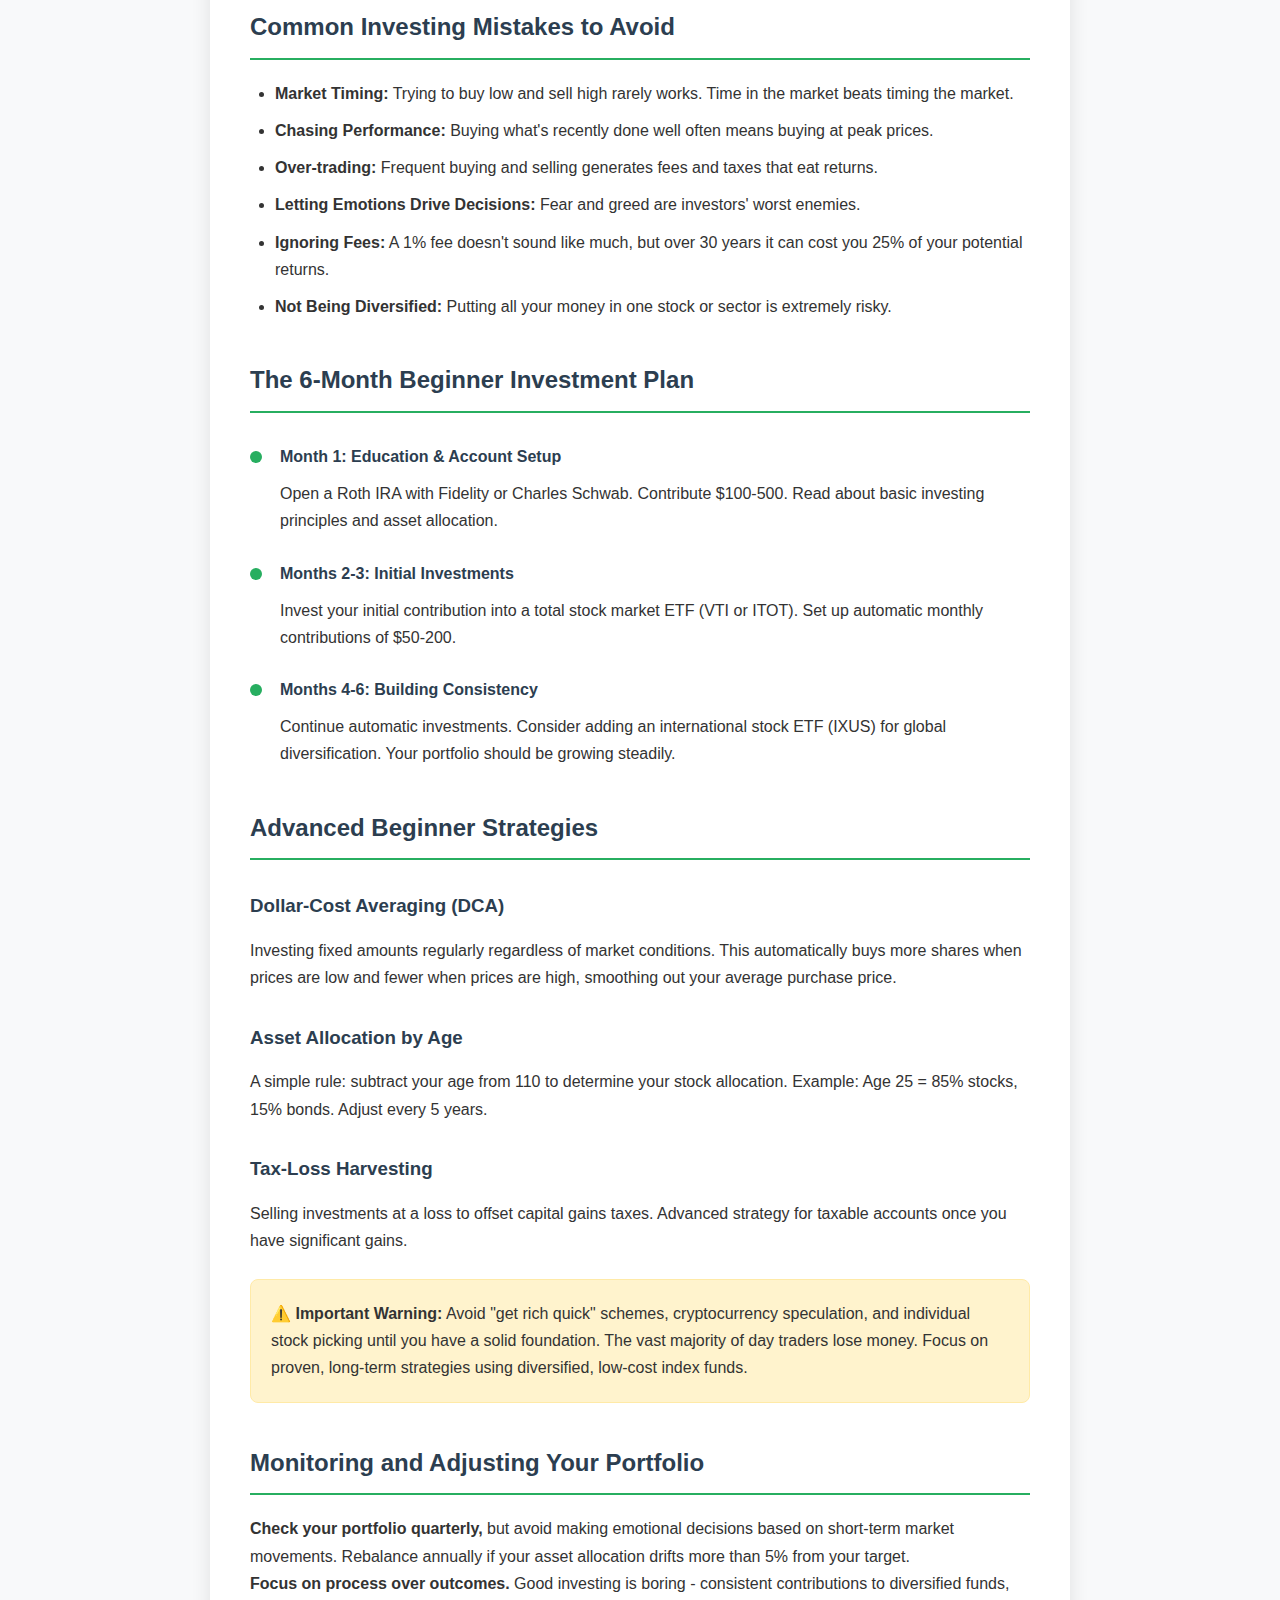
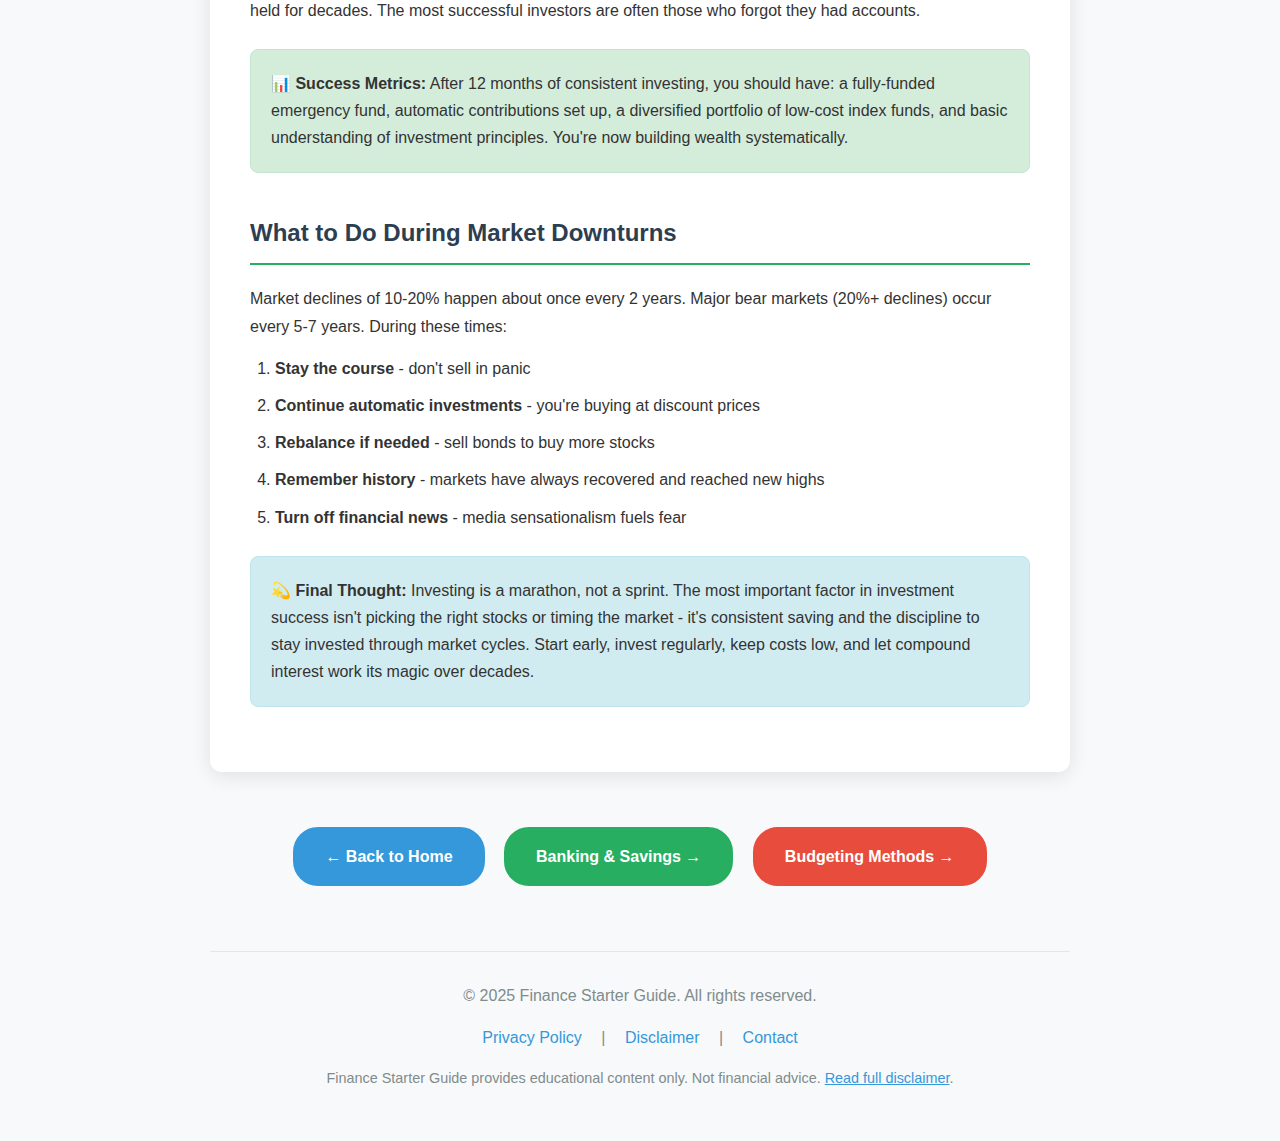
<file: investing.html>
<!DOCTYPE html>
<html lang="en">
<head>
    <meta charset="UTF-8">
    <meta name="viewport" content="width=device-width, initial-scale=1.0">
    <title>Investing Basics - Complete Beginner's Guide - Finance Starter Guide</title>
    <meta name="google-adsense-account" content="ca-pub-6330543640131396">
    <style>
        :root { --primary: #2c3e50; --secondary: #3498db; --success: #27ae60; --light: #ecf0f1; }
        * { margin: 0; padding: 0; box-sizing: border-box; }
        body { font-family: 'Segoe UI', sans-serif; line-height: 1.7; color: #333; background: #f8f9fa; }
        .main-content { max-width: 900px; margin: 0 auto; padding: 20px; }
        .nav { background: white; padding: 15px 0; box-shadow: 0 2px 10px rgba(0,0,0,0.1); }
        .nav-content { max-width: 900px; margin: 0 auto; padding: 0 20px; display: flex; justify-content: center; gap: 30px; }
        .nav a { color: #2c3e50; text-decoration: none; font-weight: 600; padding: 5px 10px; border-radius: 5px; }
        .nav a:hover { background: #ecf0f1; }
        .page-header { background: linear-gradient(135deg, #27ae60 0%, #2ecc71 100%); color: white; padding: 50px 0; text-align: center; margin-bottom: 40px; }
        .page-header h1 { color: white; margin: 0; font-size: 2.5em; }
        .content-card { background: white; padding: 40px; border-radius: 12px; margin: 30px 0; box-shadow: 0 4px 20px rgba(0,0,0,0.1); }
        .btn-custom { display: inline-block; background: #3498db; color: white; padding: 14px 30px; border-radius: 25px; text-decoration: none; font-weight: bold; border: 2px solid #3498db; margin: 15px 0; transition: all 0.3s ease; }
        .btn-custom:hover { background: white; color: #3498db; transform: translateY(-2px); }
        .platform-comparison { display: grid; grid-template-columns: repeat(auto-fit, minmax(300px, 1fr)); gap: 25px; margin: 35px 0; }
        .platform-item { background: #f8f9fa; padding: 25px; border-radius: 10px; border: 1px solid #e1e8ed; transition: transform 0.3s ease; }
        .platform-item:hover { transform: translateY(-5px); box-shadow: 0 5px 15px rgba(0,0,0,0.1); }
        .warning-box { background: #fff3cd; border: 1px solid #ffeaa7; border-radius: 8px; padding: 20px; margin: 25px 0; }
        .tip-box { background: #d1ecf1; border: 1px solid #bee5eb; border-radius: 8px; padding: 20px; margin: 25px 0; }
        .success-box { background: #d4edda; border: 1px solid #c3e6cb; border-radius: 8px; padding: 20px; margin: 25px 0; }
        h2 { color: #2c3e50; border-bottom: 2px solid #27ae60; padding-bottom: 10px; margin: 40px 0 20px 0; }
        h3 { color: #2c3e50; margin: 30px 0 15px 0; }
        h4 { color: #2c3e50; margin: 20px 0 10px 0; }
        ul, ol { margin: 15px 0; padding-left: 25px; }
        li { margin: 10px 0; }
        table { width: 100%; border-collapse: collapse; margin: 20px 0; }
        th, td { padding: 12px; text-align: left; border-bottom: 1px solid #ddd; }
        th { background: #f8f9fa; font-weight: 600; }
        .investment-grid { display: grid; grid-template-columns: repeat(auto-fit, minmax(250px, 1fr)); gap: 20px; margin: 25px 0; }
        .investment-item { background: white; padding: 20px; border-radius: 8px; border: 1px solid #e1e8ed; text-align: center; }
        .timeline { position: relative; margin: 30px 0; }
        .timeline-item { margin: 25px 0; padding-left: 30px; position: relative; }
        .timeline-item:before { content: ''; position: absolute; left: 0; top: 8px; width: 12px; height: 12px; background: #27ae60; border-radius: 50%; }
        @media (max-width: 768px) { .nav-content { flex-wrap: wrap; gap: 15px; } .main-content { padding: 15px; } .platform-comparison, .investment-grid { grid-template-columns: 1fr; } }
    </style>
</head>
<body>
    <nav class="nav">
        <div class="nav-content">
            <a href="index.html">Home</a>
            <a href="credit-cards.html">Credit Cards</a>
            <a href="investing.html">Investing</a>
            <a href="budgeting.html">Budgeting</a>
            <a href="banking.html">Banking</a>
        </div>
    </nav>

    <header class="page-header">
        <div class="main-content">
            <h1>📈 Investing Basics: Complete Beginner's Guide</h1>
            <p>Start with $100 and build wealth through smart, long-term investing strategies</p>
        </div>
    </header>

    <div class="main-content">
        <div class="content-card">
            <h2>Why Investing is Essential for Financial Freedom</h2>
            <p>Investing isn't just for the wealthy - it's the most powerful tool available to everyday Americans for building long-term wealth. While saving money protects your purchasing power from inflation, investing helps your money grow exponentially through compound returns.</p>
            
            <h3>The Power of Starting Early: A Real Example</h3>
            <p>Consider two investors: Sarah starts investing $300 monthly at age 25, while Mark starts the same amount at age 35. Both earn 8% average annual returns and retire at 65.</p>
            
            <table>
                <tr>
                    <th>Investor</th>
                    <th>Start Age</th>
                    <th>Monthly Contribution</th>
                    <th>Total Contributions</th>
                    <th>Value at 65</th>
                </tr>
                <tr>
                    <td>Sarah</td>
                    <td>25</td>
                    <td>$300</td>
                    <td>$144,000</td>
                    <td><strong>$1,056,000</strong></td>
                </tr>
                <tr>
                    <td>Mark</td>
                    <td>35</td>
                    <td>$300</td>
                    <td>$108,000</td>
                    <td><strong>$447,000</strong></td>
                </tr>
            </table>
            
            <p>Sarah's 10-year head start results in <strong>$609,000 more</strong> despite only contributing $36,000 more. This demonstrates the incredible power of compound interest over time.</p>

            <div class="tip-box">
                <strong>💡 The Rule of 72:</strong> Divide 72 by your expected annual return to estimate how long it takes your money to double. At 8% returns, your money doubles every 9 years (72 ÷ 8 = 9).
            </div>

            <h2>Understanding Different Investment Types</h2>
            
            <div class="investment-grid">
                <div class="investment-item">
                    <h4>📊 Stocks</h4>
                    <p><strong>Risk:</strong> High</p>
                    <p><strong>Potential Return:</strong> 7-10% annually</p>
                    <p>Ownership shares in public companies. Higher risk but highest long-term growth potential.</p>
                </div>
                
                <div class="investment-item">
                    <h4>📈 ETFs</h4>
                    <p><strong>Risk:</strong> Medium</p>
                    <p><strong>Potential Return:</strong> 6-8% annually</p>
                    <p>Baskets of stocks that trade like individual stocks. Diversified and low-cost.</p>
                </div>
                
                <div class="investment-item">
                    <h4>🏦 Bonds</h4>
                    <p><strong>Risk:</strong> Low</p>
                    <p><strong>Potential Return:</strong> 2-4% annually</p>
                    <p>Loans to governments or corporations. Lower returns but more stable.</p>
                </div>
                
                <div class="investment-item">
                    <h4>💰 Mutual Funds</h4>
                    <p><strong>Risk:</strong> Medium</p>
                    <p><strong>Potential Return:</strong> 6-8% annually</p>
                    <p>Professionally managed portfolios of stocks and bonds. Good for hands-off investors.</p>
                </div>
            </div>

            <h3>Stocks: Owning Pieces of Companies</h3>
            <p>When you buy a stock, you're purchasing a small ownership stake in a publicly traded company. If the company grows and becomes more valuable, your shares increase in price. Many stocks also pay dividends - regular cash payments to shareholders.</p>
            
            <h3>ETFs: The Modern Investor's Best Friend</h3>
            <p>Exchange-Traded Funds (ETFs) bundle hundreds or thousands of stocks into a single investment. For example, the SPY ETF contains all 500 companies in the S&P 500 index. This provides instant diversification with a single purchase.</p>

            <h3>Bonds: Lending Money for Steady Returns</h3>
            <p>Bonds are essentially loans you make to governments or corporations. In return, they pay you regular interest and return your principal at maturity. While returns are lower than stocks, bonds provide stability during market downturns.</p>

            <h2>Best Investment Platforms for Beginners (2024)</h2>
            
            <div class="platform-comparison">
                <div class="platform-item">
                    <h3>🏆 Fidelity Investments</h3>
                    <p><strong>Best For:</strong> Comprehensive investing and retirement accounts</p>
                    <p><strong>Account Minimum:</strong> $0</p>
                    <p><strong>Stock/ETF Trades:</strong> $0 commission</p>
                    <p><strong>Notable Features:</strong> Excellent research tools, zero-fee index funds, 24/7 customer service</p>
                    <p><strong>Mobile App:</strong> 4.8/5 stars (Apple App Store)</p>
                    <p><strong>Account Types:</strong> Taxable, Roth IRA, Traditional IRA, 401(k) rollovers</p>
                    <p><strong>Fractional Shares:</strong> Yes (as low as $1)</p>
                </div>

                <div class="platform-item">
                    <h3>🥈 Charles Schwab</h3>
                    <p><Best For:</strong> Customer service and banking integration</p>
                    <p><strong>Account Minimum:</strong> $0</p>
                    <p><strong>Stock/ETF Trades:</strong> $0 commission</p>
                    <p><strong>Notable Features:</strong> Excellent customer service, integrated banking, extensive educational resources</p>
                    <p><strong>Mobile App:</strong> 4.7/5 stars (Apple App Store)</p>
                    <p><strong>Account Types:</strong> Taxable, IRAs, 529 college plans, custodial accounts</p>
                    <p><strong>Fractional Shares:</strong> Yes (S&P 500 stocks only)</p>
                </div>

                <div class="platform-item">
                    <h3>🎯 Vanguard</h3>
                    <p><strong>Best For:</strong> Long-term, cost-conscious investors</p>
                    <p><strong>Account Minimum:</strong> $1,000 for most funds ($0 for ETFs)</p>
                    <p><strong>Stock/ETF Trades:</strong> $0 commission</p>
                    <p><strong>Notable Features:</strong> Lowest expense ratios in industry, investor-owned structure, proven long-term performance</p>
                    <p><strong>Mobile App:</strong> 4.5/5 stars (basic but functional)</p>
                    <p><strong>Account Types:</strong> Taxable, IRAs, 401(k) plans</p>
                    <p><strong>Fractional Shares:</strong> Limited availability</p>
                </div>
            </div>

            <h2>First Investments: Building Your Foundation</h2>
            
            <h3>1. Total Stock Market ETF (VTI or ITOT)</h3>
            <p>These ETFs track the entire US stock market, giving you exposure to thousands of companies in a single investment. This is the ultimate diversification starter pack.</p>
            <ul>
                <li><strong>VTI Expense Ratio:</strong> 0.03% ($3 annually per $10,000 invested)</li>
                <li><strong>Companies Held:</strong> 3,500+ US stocks</li>
                <li><strong>Minimum Investment:</strong> 1 share (~$250) or fractional shares</li>
            </ul>

            <h3>2. S&P 500 ETF (SPY or VOO)</h3>
            <p>These track the 500 largest US companies, representing about 80% of the total US stock market. A classic core holding for any portfolio.</p>
            <ul>
                <li><strong>VOO Expense Ratio:</strong> 0.03%</li>
                <li><strong>Companies Held:</strong> 500 largest US companies</li>
                <li><strong>Historical Returns:</strong> 10% average annually since 1926</li>
            </ul>

            <h3>3. Target Date Retirement Fund</h3>
            <p>These are "all-in-one" funds that automatically adjust your stock/bond allocation as you approach retirement. Perfect for complete beginners who want a set-and-forget approach.</p>
            <ul>
                <li><strong>Example:</strong> Vanguard Target Retirement 2065 Fund (VLXVX)</li>
                <li><strong>Expense Ratio:</strong> 0.08%</li>
                <li><strong>Minimum Investment:</strong> $1,000</li>
                <li><strong>Automatic Rebalancing:</strong> Yes, becomes more conservative over time</li>
            </ul>

            <h2>Understanding Investment Accounts</h2>
            
            <table>
                <tr>
                    <th>Account Type</th>
                    <th>Tax Advantages</th>
                    <th>Contribution Limits</th>
                    <th>Best For</th>
                </tr>
                <tr>
                    <td><strong>Taxable Brokerage</strong></td>
                    <td>None - taxed annually</td>
                    <td>Unlimited</td>
                    <td>General investing, short-term goals</td>
                </tr>
                <tr>
                    <td><strong>Roth IRA</strong></td>
                    <td>Tax-free growth and withdrawals</td>
                    <td>$7,000/year (2024)</td>
                    <td>Young investors, tax-free retirement</td>
                </tr>
                <tr>
                    <td><strong>Traditional IRA</strong></td>
                    <td>Tax-deductible contributions</td>
                    <td>$7,000/year (2024)</td>
                    <td>High-income earners, tax deferral</td>
                </tr>
                <tr>
                    <td><strong>401(k)</strong></td>
                    <td>Tax-advantaged, often with employer match</td>
                    <td>$23,000/year (2024)</td>
                    <td>Primary retirement savings</td>
                </tr>
            </table>

            <div class="tip-box">
                <strong>🎯 Roth IRA Strategy:</strong> If you're under age 50 and earn less than $146,000 (single) or $230,000 (married), prioritize Roth IRA contributions. You pay taxes now at your current (likely lower) tax rate and enjoy tax-free withdrawals in retirement.
            </div>

            <h2>Common Investing Mistakes to Avoid</h2>
            
            <ul>
                <li><strong>Market Timing:</strong> Trying to buy low and sell high rarely works. Time in the market beats timing the market.</li>
                <li><strong>Chasing Performance:</strong> Buying what's recently done well often means buying at peak prices.</li>
                <li><strong>Over-trading:</strong> Frequent buying and selling generates fees and taxes that eat returns.</li>
                <li><strong>Letting Emotions Drive Decisions:</strong> Fear and greed are investors' worst enemies.</li>
                <li><strong>Ignoring Fees:</strong> A 1% fee doesn't sound like much, but over 30 years it can cost you 25% of your potential returns.</li>
                <li><strong>Not Being Diversified:</strong> Putting all your money in one stock or sector is extremely risky.</li>
            </ul>

            <h2>The 6-Month Beginner Investment Plan</h2>
            
            <div class="timeline">
                <div class="timeline-item">
                    <h4>Month 1: Education & Account Setup</h4>
                    <p>Open a Roth IRA with Fidelity or Charles Schwab. Contribute $100-500. Read about basic investing principles and asset allocation.</p>
                </div>
                
                <div class="timeline-item">
                    <h4>Months 2-3: Initial Investments</h4>
                    <p>Invest your initial contribution into a total stock market ETF (VTI or ITOT). Set up automatic monthly contributions of $50-200.</p>
                </div>
                
                <div class="timeline-item">
                    <h4>Months 4-6: Building Consistency</h4>
                    <p>Continue automatic investments. Consider adding an international stock ETF (IXUS) for global diversification. Your portfolio should be growing steadily.</p>
                </div>
            </div>

            <h2>Advanced Beginner Strategies</h2>
            
            <h3>Dollar-Cost Averaging (DCA)</h3>
            <p>Investing fixed amounts regularly regardless of market conditions. This automatically buys more shares when prices are low and fewer when prices are high, smoothing out your average purchase price.</p>

            <h3>Asset Allocation by Age</h3>
            <p>A simple rule: subtract your age from 110 to determine your stock allocation. Example: Age 25 = 85% stocks, 15% bonds. Adjust every 5 years.</p>

            <h3>Tax-Loss Harvesting</h3>
            <p>Selling investments at a loss to offset capital gains taxes. Advanced strategy for taxable accounts once you have significant gains.</p>

            <div class="warning-box">
                <strong>⚠️ Important Warning:</strong> Avoid "get rich quick" schemes, cryptocurrency speculation, and individual stock picking until you have a solid foundation. The vast majority of day traders lose money. Focus on proven, long-term strategies using diversified, low-cost index funds.
            </div>

            <h2>Monitoring and Adjusting Your Portfolio</h2>
            
            <p><strong>Check your portfolio quarterly,</strong> but avoid making emotional decisions based on short-term market movements. Rebalance annually if your asset allocation drifts more than 5% from your target.</p>
            
            <p><strong>Focus on process over outcomes.</strong> Good investing is boring - consistent contributions to diversified funds, held for decades. The most successful investors are often those who forgot they had accounts.</p>

            <div class="success-box">
                <strong>📊 Success Metrics:</strong> After 12 months of consistent investing, you should have: a fully-funded emergency fund, automatic contributions set up, a diversified portfolio of low-cost index funds, and basic understanding of investment principles. You're now building wealth systematically.
            </div>

            <h2>What to Do During Market Downturns</h2>
            
            <p>Market declines of 10-20% happen about once every 2 years. Major bear markets (20%+ declines) occur every 5-7 years. During these times:</p>
            <ol>
                <li><strong>Stay the course</strong> - don't sell in panic</li>
                <li><strong>Continue automatic investments</strong> - you're buying at discount prices</li>
                <li><strong>Rebalance if needed</strong> - sell bonds to buy more stocks</li>
                <li><strong>Remember history</strong> - markets have always recovered and reached new highs</li>
                <li><strong>Turn off financial news</strong> - media sensationalism fuels fear</li>
            </ol>

            <div class="tip-box">
                <strong>💫 Final Thought:</strong> Investing is a marathon, not a sprint. The most important factor in investment success isn't picking the right stocks or timing the market - it's consistent saving and the discipline to stay invested through market cycles. Start early, invest regularly, keep costs low, and let compound interest work its magic over decades.
            </div>
        </div>

        <div style="text-align: center; margin: 40px 0;">
            <a href="index.html" class="btn-custom">← Back to Home</a>
            <a href="banking.html" class="btn-custom" style="background: #27ae60; border-color: #27ae60; margin-left: 15px;">Banking & Savings →</a>
            <a href="budgeting.html" class="btn-custom" style="background: #e74c3c; border-color: #e74c3c; margin-left: 15px;">Budgeting Methods →</a>
        </div>
        <footer style="text-align: center; margin-top: 50px; padding: 30px 20px; border-top: 1px solid #e1e8ed; color: #7f8c8d; background: #f8f9fa;">
    <div style="max-width: 900px; margin: 0 auto;">
        <p>© 2025 Finance Starter Guide. All rights reserved.</p>
        <p style="margin: 15px 0;">
            <a href="privacy-policy.html" style="color: #3498db; margin: 0 15px; text-decoration: none;">Privacy Policy</a> | 
            <a href="disclaimer.html" style="color: #3498db; margin: 0 15px; text-decoration: none;">Disclaimer</a> | 
            <a href="contact.html" style="color: #3498db; margin: 0 15px; text-decoration: none;">Contact</a>
        </p>
        <p style="font-size: 0.9em; margin-top: 10px;">
            Finance Starter Guide provides educational content only. Not financial advice. 
            <a href="disclaimer.html" style="color: #3498db;">Read full disclaimer</a>.
        </p>
    </div>
</footer>
    </div>
</body>
</html>
</file>
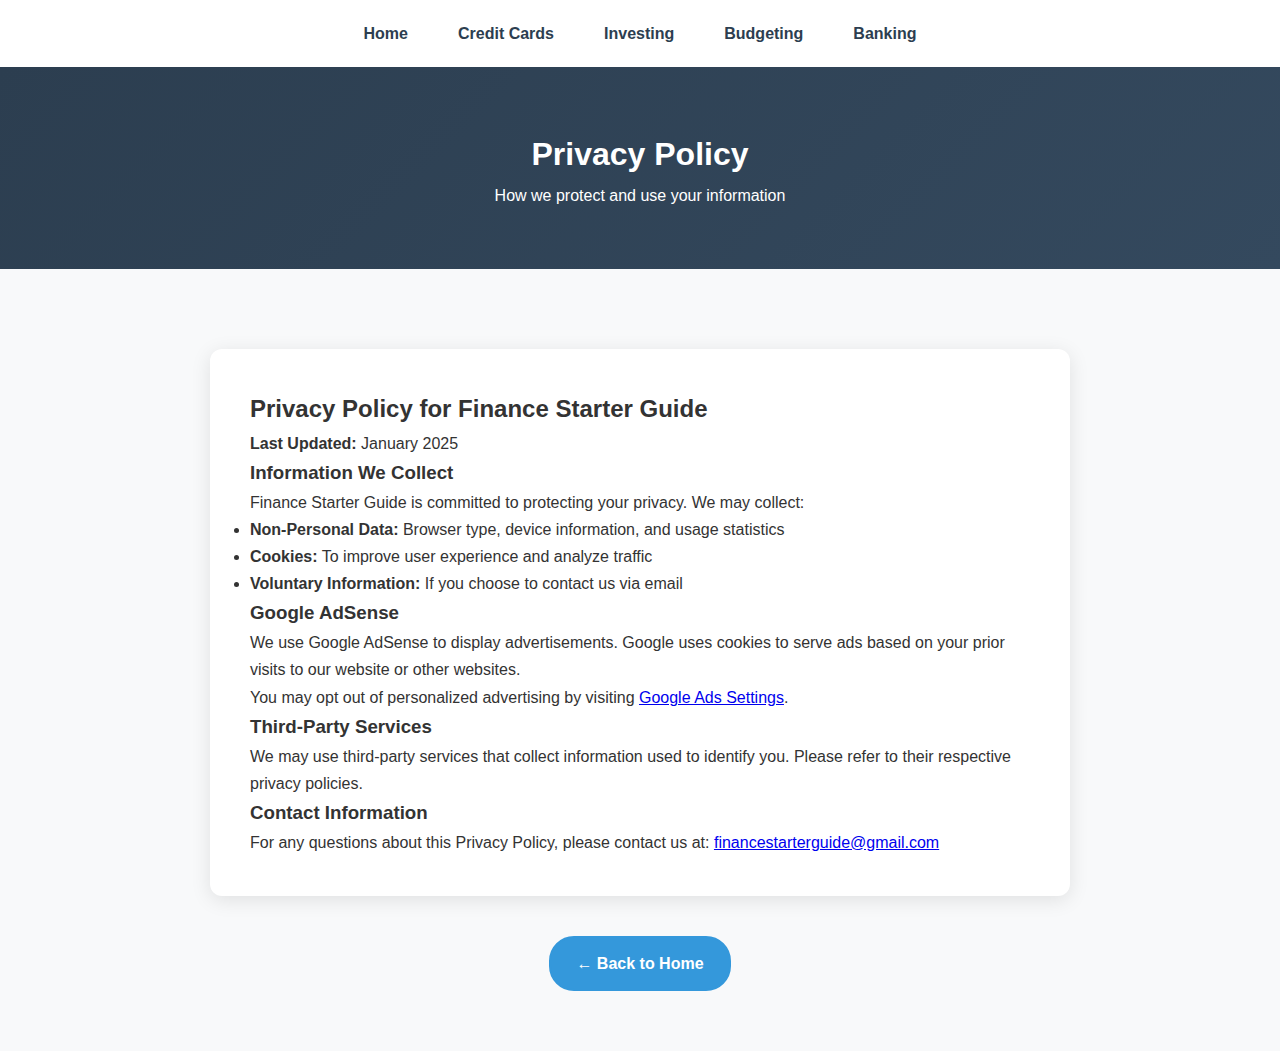
<file: privacy-policy.html>
<!DOCTYPE html>
<html lang="en">
<head>
    <meta charset="UTF-8">
    <meta name="viewport" content="width=device-width, initial-scale=1.0">
    <title>Privacy Policy - Finance Starter Guide</title>
    <meta name="google-adsense-account" content="ca-pub-6330543640131396">
    <style>
        /* Usar los mismos estilos que las otras páginas */
        :root { --primary: #2c3e50; --secondary: #3498db; --success: #27ae60; --light: #ecf0f1; }
        * { margin: 0; padding: 0; box-sizing: border-box; }
        body { font-family: 'Segoe UI', sans-serif; line-height: 1.7; color: #333; background: #f8f9fa; }
        .main-content { max-width: 900px; margin: 0 auto; padding: 20px; }
        .nav { background: white; padding: 15px 0; box-shadow: 0 2px 10px rgba(0,0,0,0.1); }
        .nav-content { max-width: 900px; margin: 0 auto; padding: 0 20px; display: flex; justify-content: center; gap: 30px; }
        .nav a { color: #2c3e50; text-decoration: none; font-weight: 600; padding: 5px 10px; border-radius: 5px; }
        .nav a:hover { background: #ecf0f1; }
        .page-header { background: linear-gradient(135deg, #2c3e50 0%, #34495e 100%); color: white; padding: 40px 0; text-align: center; margin-bottom: 30px; }
        .content-card { background: white; padding: 40px; border-radius: 12px; margin: 30px 0; box-shadow: 0 4px 20px rgba(0,0,0,0.1); }
        .btn-custom { display: inline-block; background: #3498db; color: white; padding: 12px 25px; border-radius: 25px; text-decoration: none; font-weight: bold; border: 2px solid #3498db; margin: 10px 0; }
        .btn-custom:hover { background: white; color: #3498db; }
        @media (max-width: 768px) { .nav-content { flex-wrap: wrap; gap: 15px; } .main-content { padding: 15px; } }
    </style>
</head>
<body>
    <nav class="nav">
        <div class="nav-content">
            <a href="index.html">Home</a>
            <a href="credit-cards.html">Credit Cards</a>
            <a href="investing.html">Investing</a>
            <a href="budgeting.html">Budgeting</a>
            <a href="banking.html">Banking</a>
        </div>
    </nav>

    <header class="page-header">
        <div class="main-content">
            <h1>Privacy Policy</h1>
            <p>How we protect and use your information</p>
        </div>
    </header>

    <div class="main-content">
        <div class="content-card">
            <h2>Privacy Policy for Finance Starter Guide</h2>
            <p><strong>Last Updated:</strong> January 2025</p>

            <h3>Information We Collect</h3>
            <p>Finance Starter Guide is committed to protecting your privacy. We may collect:</p>
            <ul>
                <li><strong>Non-Personal Data:</strong> Browser type, device information, and usage statistics</li>
                <li><strong>Cookies:</strong> To improve user experience and analyze traffic</li>
                <li><strong>Voluntary Information:</strong> If you choose to contact us via email</li>
            </ul>

            <h3>Google AdSense</h3>
            <p>We use Google AdSense to display advertisements. Google uses cookies to serve ads based on your prior visits to our website or other websites.</p>
            <p>You may opt out of personalized advertising by visiting <a href="https://www.google.com/settings/ads">Google Ads Settings</a>.</p>

            <h3>Third-Party Services</h3>
            <p>We may use third-party services that collect information used to identify you. Please refer to their respective privacy policies.</p>

            <h3>Contact Information</h3>
            <p>For any questions about this Privacy Policy, please contact us at: 
               <a href="mailto:financestarterguide@gmail.com">financestarterguide@gmail.com</a>
            </p>
        </div>

        <div style="text-align: center; margin: 30px 0;">
            <a href="index.html" class="btn-custom">← Back to Home</a>
        </div>
    </div>
</body>
</html>
</file>
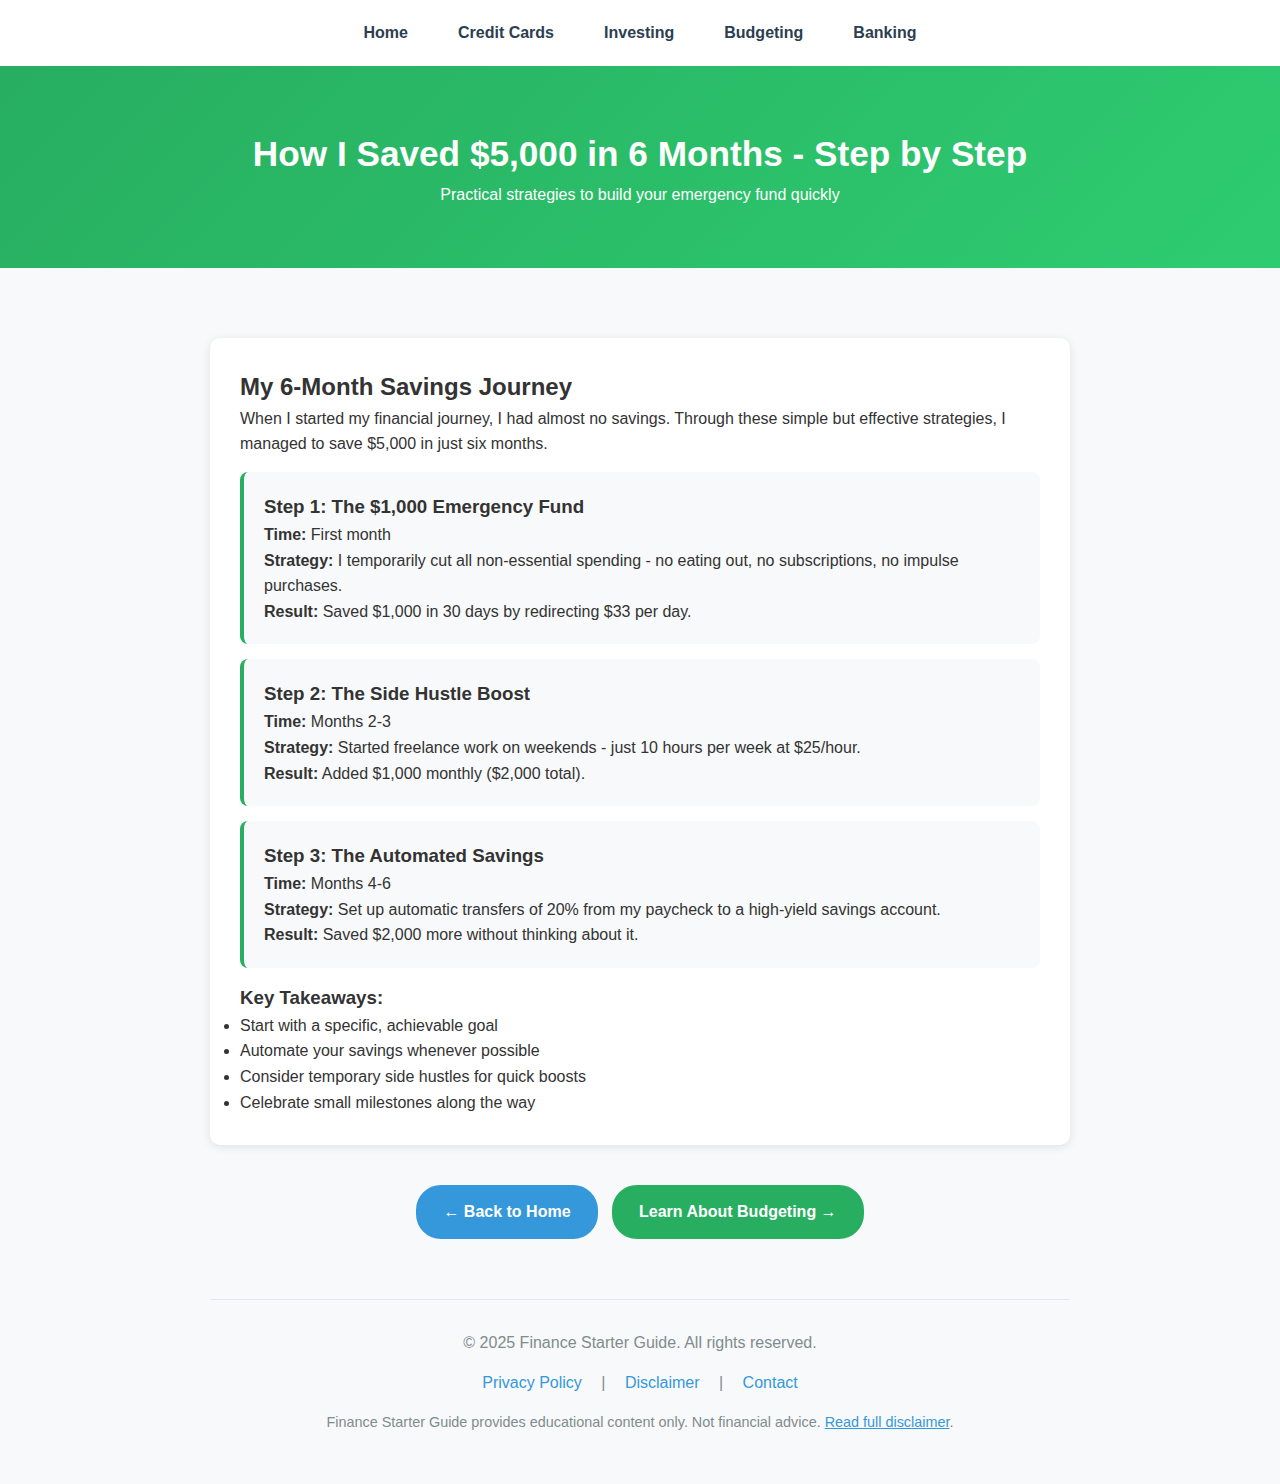
<file: savings-plan.html>
<!DOCTYPE html>
<html lang="en">
<head>
    <meta charset="UTF-8">
    <meta name="viewport" content="width=device-width, initial-scale=1.0">
    <title>How I Saved $5,000 in 6 Months - Finance Starter Guide</title>
    <meta name="google-adsense-account" content="ca-pub-6330543640131396">
    <style>
        :root { --primary: #2c3e50; --secondary: #3498db; --success: #27ae60; --light: #ecf0f1; }
        * { margin: 0; padding: 0; box-sizing: border-box; }
        body { font-family: 'Segoe UI', sans-serif; line-height: 1.6; color: #333; background: #f8f9fa; }
        .main-content { max-width: 900px; margin: 0 auto; padding: 20px; }
        .nav { background: white; padding: 15px 0; box-shadow: 0 2px 10px rgba(0,0,0,0.1); }
        .nav-content { max-width: 900px; margin: 0 auto; padding: 0 20px; display: flex; justify-content: center; gap: 30px; }
        .nav a { color: #2c3e50; text-decoration: none; font-weight: 600; padding: 5px 10px; border-radius: 5px; }
        .nav a:hover { background: #ecf0f1; }
        .article-header { background: linear-gradient(135deg, #27ae60 0%, #2ecc71 100%); color: white; padding: 40px 0; text-align: center; margin-bottom: 30px; }
        .article-header h1 { color: white; margin: 0; font-size: 2.2em; }
        .content-card { background: white; padding: 30px; border-radius: 10px; margin: 20px 0; box-shadow: 0 2px 10px rgba(0,0,0,0.1); }
        .btn-custom { display: inline-block; background: #3498db; color: white; padding: 12px 25px; border-radius: 25px; text-decoration: none; font-weight: bold; border: 2px solid #3498db; margin: 10px 0; }
        .btn-custom:hover { background: white; color: #3498db; }
        .step { background: #f8f9fa; padding: 20px; border-radius: 8px; margin: 15px 0; border-left: 4px solid #27ae60; }
        @media (max-width: 768px) { .nav-content { flex-wrap: wrap; gap: 15px; } .main-content { padding: 15px; } }
    </style>
</head>
<body>
    <nav class="nav">
        <div class="nav-content">
            <a href="index.html">Home</a>
            <a href="credit-cards.html">Credit Cards</a>
            <a href="investing.html">Investing</a>
            <a href="budgeting.html">Budgeting</a>
            <a href="banking.html">Banking</a>
        </div>
    </nav>

    <header class="article-header">
        <div class="main-content">
            <h1>How I Saved $5,000 in 6 Months - Step by Step</h1>
            <p>Practical strategies to build your emergency fund quickly</p>
        </div>
    </header>

    <div class="main-content">
        <div class="content-card">
            <h2>My 6-Month Savings Journey</h2>
            <p>When I started my financial journey, I had almost no savings. Through these simple but effective strategies, I managed to save $5,000 in just six months.</p>
            
            <div class="step">
                <h3>Step 1: The $1,000 Emergency Fund</h3>
                <p><strong>Time:</strong> First month<br>
                <strong>Strategy:</strong> I temporarily cut all non-essential spending - no eating out, no subscriptions, no impulse purchases.<br>
                <strong>Result:</strong> Saved $1,000 in 30 days by redirecting $33 per day.</p>
            </div>

            <div class="step">
                <h3>Step 2: The Side Hustle Boost</h3>
                <p><strong>Time:</strong> Months 2-3<br>
                <strong>Strategy:</strong> Started freelance work on weekends - just 10 hours per week at $25/hour.<br>
                <strong>Result:</strong> Added $1,000 monthly ($2,000 total).</p>
            </div>

            <div class="step">
                <h3>Step 3: The Automated Savings</h3>
                <p><strong>Time:</strong> Months 4-6<br>
                <strong>Strategy:</strong> Set up automatic transfers of 20% from my paycheck to a high-yield savings account.<br>
                <strong>Result:</strong> Saved $2,000 more without thinking about it.</p>
            </div>

            <h3>Key Takeaways:</h3>
            <ul>
                <li>Start with a specific, achievable goal</li>
                <li>Automate your savings whenever possible</li>
                <li>Consider temporary side hustles for quick boosts</li>
                <li>Celebrate small milestones along the way</li>
            </ul>
        </div>

        <div style="text-align: center; margin: 30px 0;">
            <a href="index.html" class="btn-custom">← Back to Home</a>
            <a href="budgeting.html" class="btn-custom" style="background: #27ae60; border-color: #27ae60; margin-left: 10px;">Learn About Budgeting →</a>
        </div>
        <footer style="text-align: center; margin-top: 50px; padding: 30px 20px; border-top: 1px solid #e1e8ed; color: #7f8c8d; background: #f8f9fa;">
    <div style="max-width: 900px; margin: 0 auto;">
        <p>© 2025 Finance Starter Guide. All rights reserved.</p>
        <p style="margin: 15px 0;">
            <a href="privacy-policy.html" style="color: #3498db; margin: 0 15px; text-decoration: none;">Privacy Policy</a> | 
            <a href="disclaimer.html" style="color: #3498db; margin: 0 15px; text-decoration: none;">Disclaimer</a> | 
            <a href="contact.html" style="color: #3498db; margin: 0 15px; text-decoration: none;">Contact</a>
        </p>
        <p style="font-size: 0.9em; margin-top: 10px;">
            Finance Starter Guide provides educational content only. Not financial advice. 
            <a href="disclaimer.html" style="color: #3498db;">Read full disclaimer</a>.
        </p>
    </div>
</footer>
    </div>
</body>
</html>
</file>
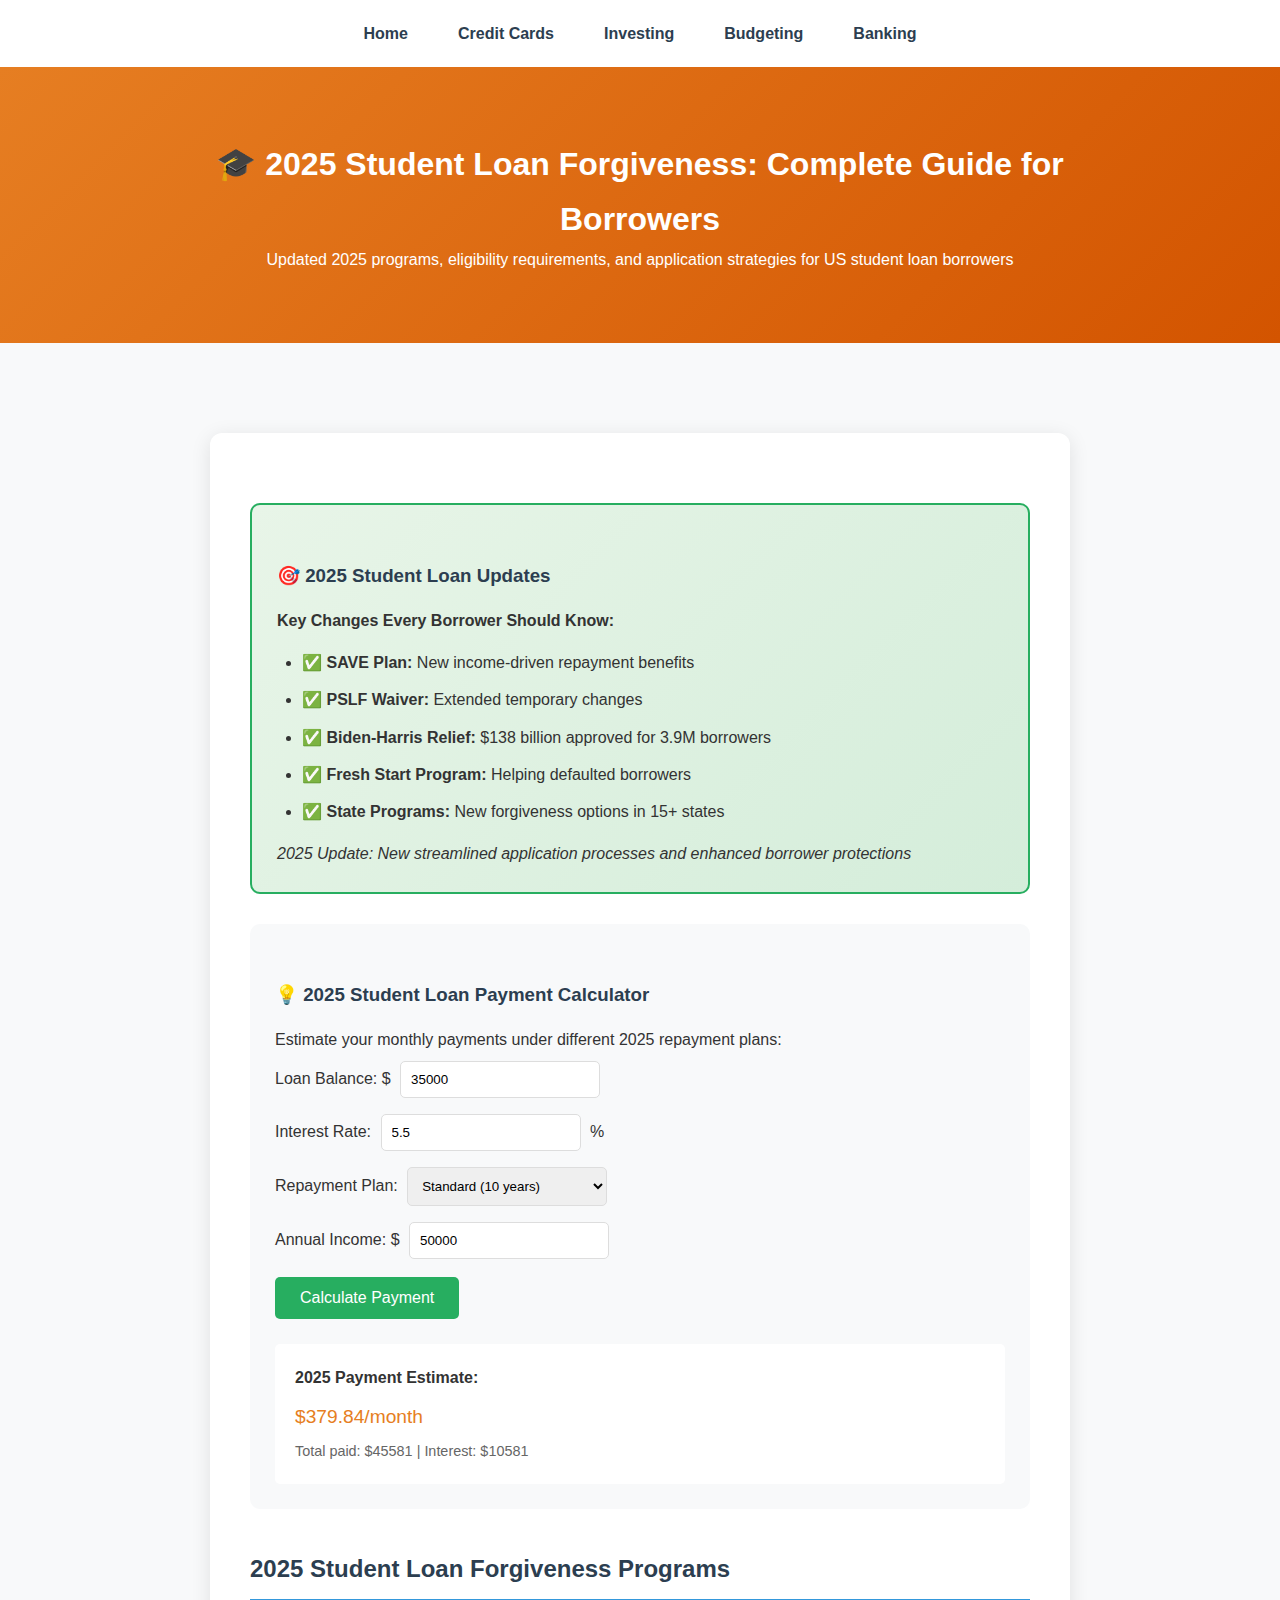
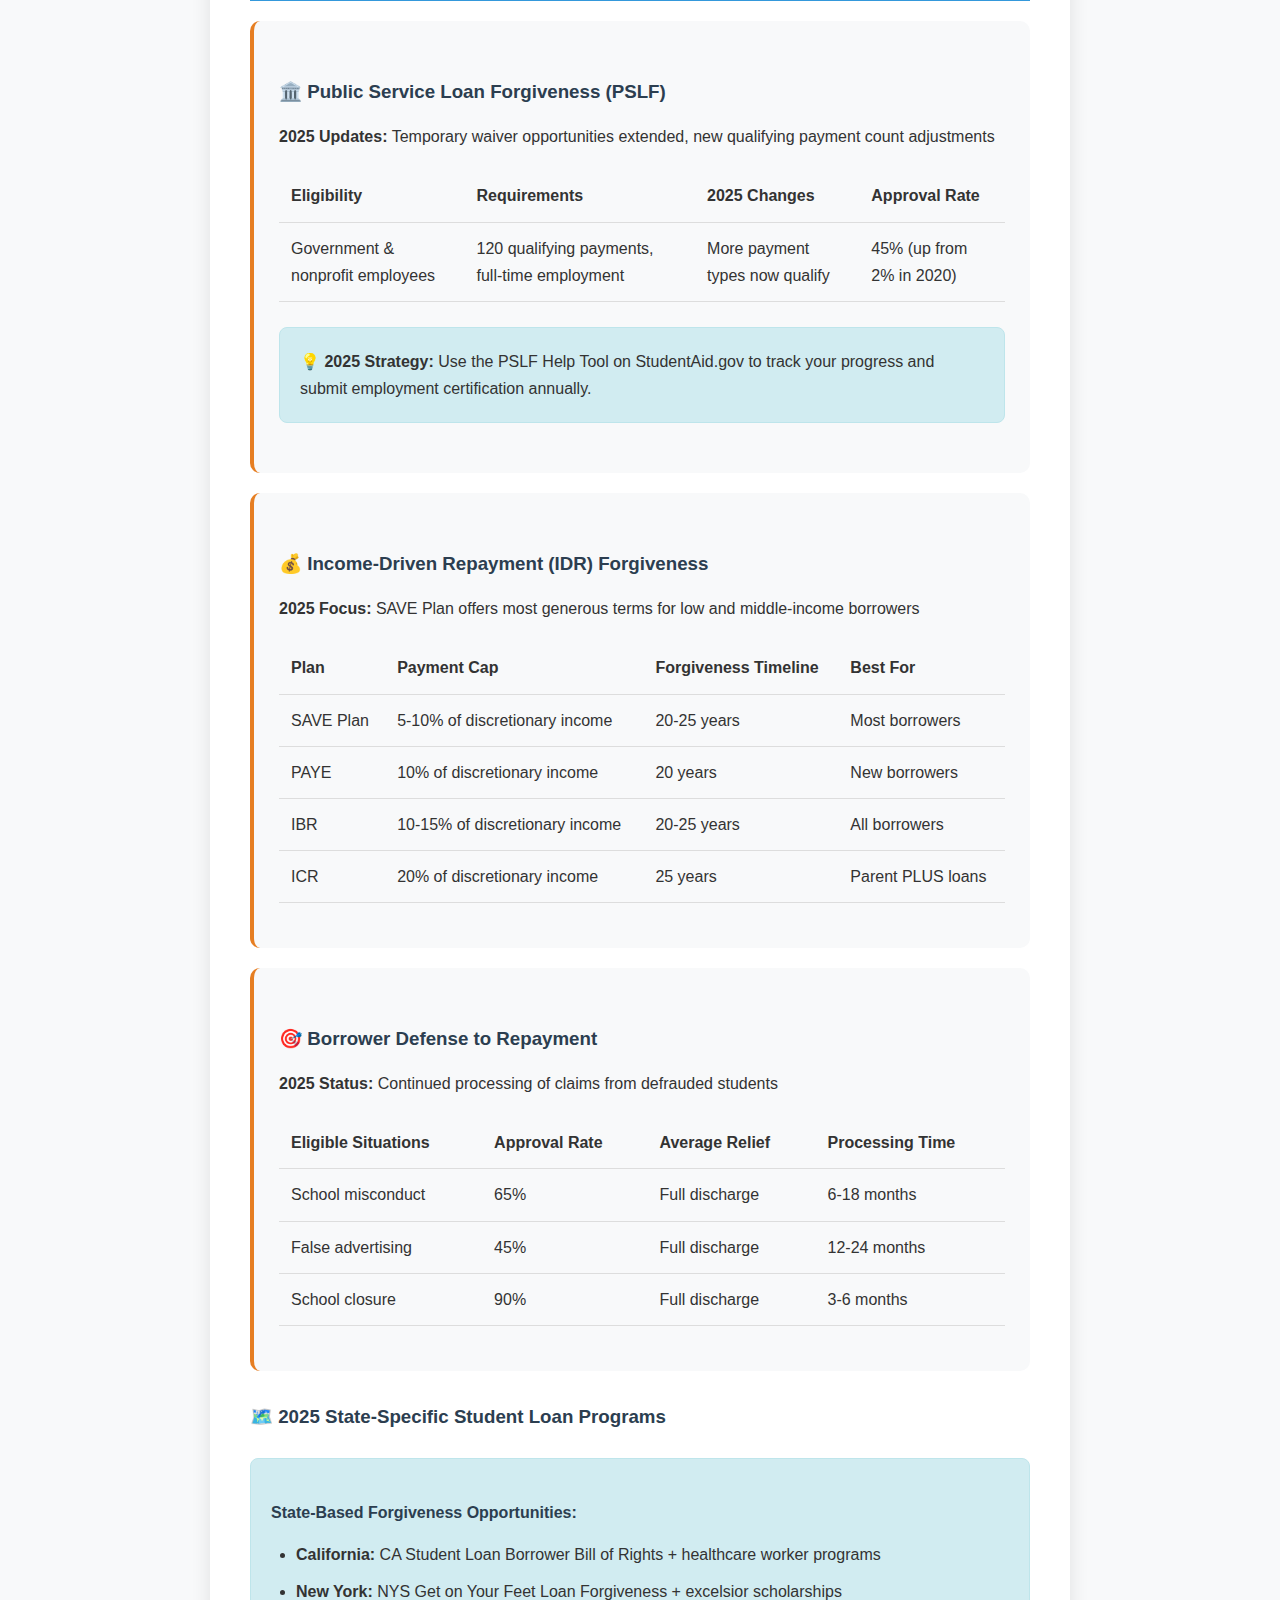
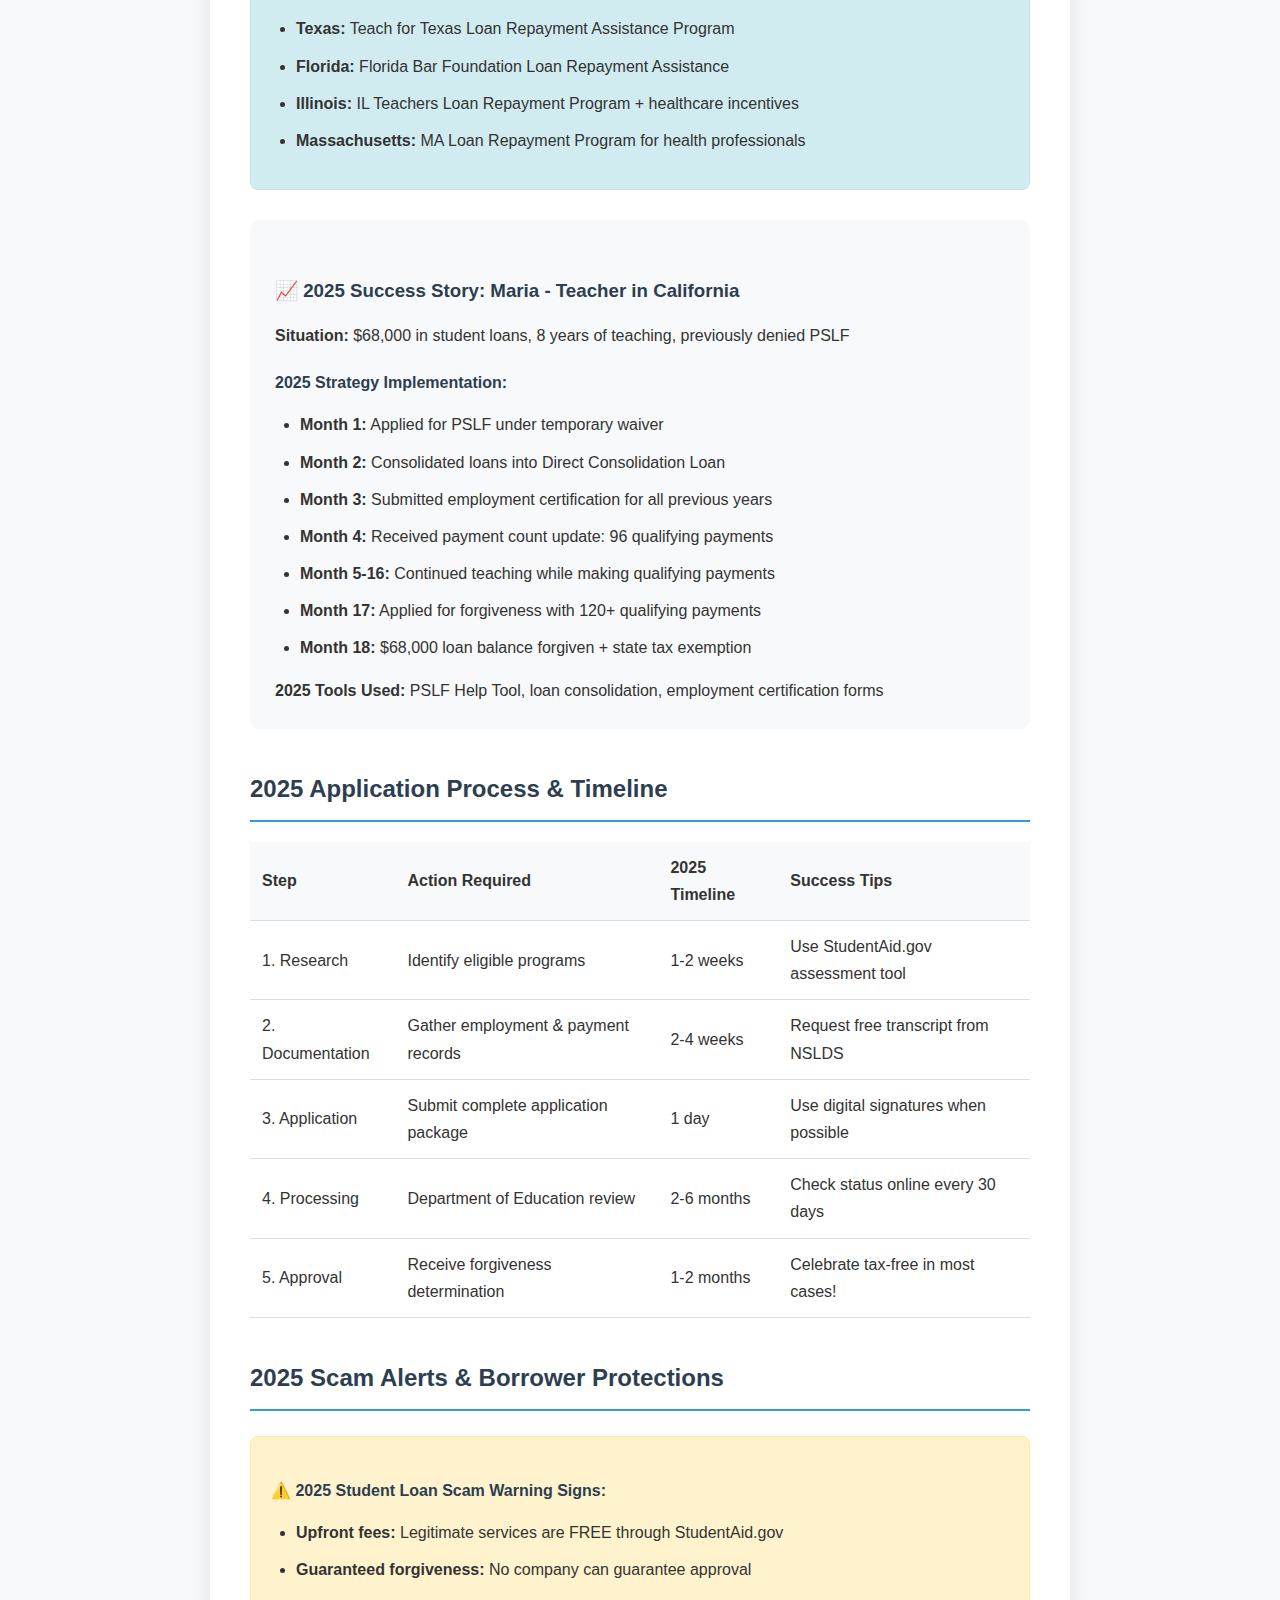
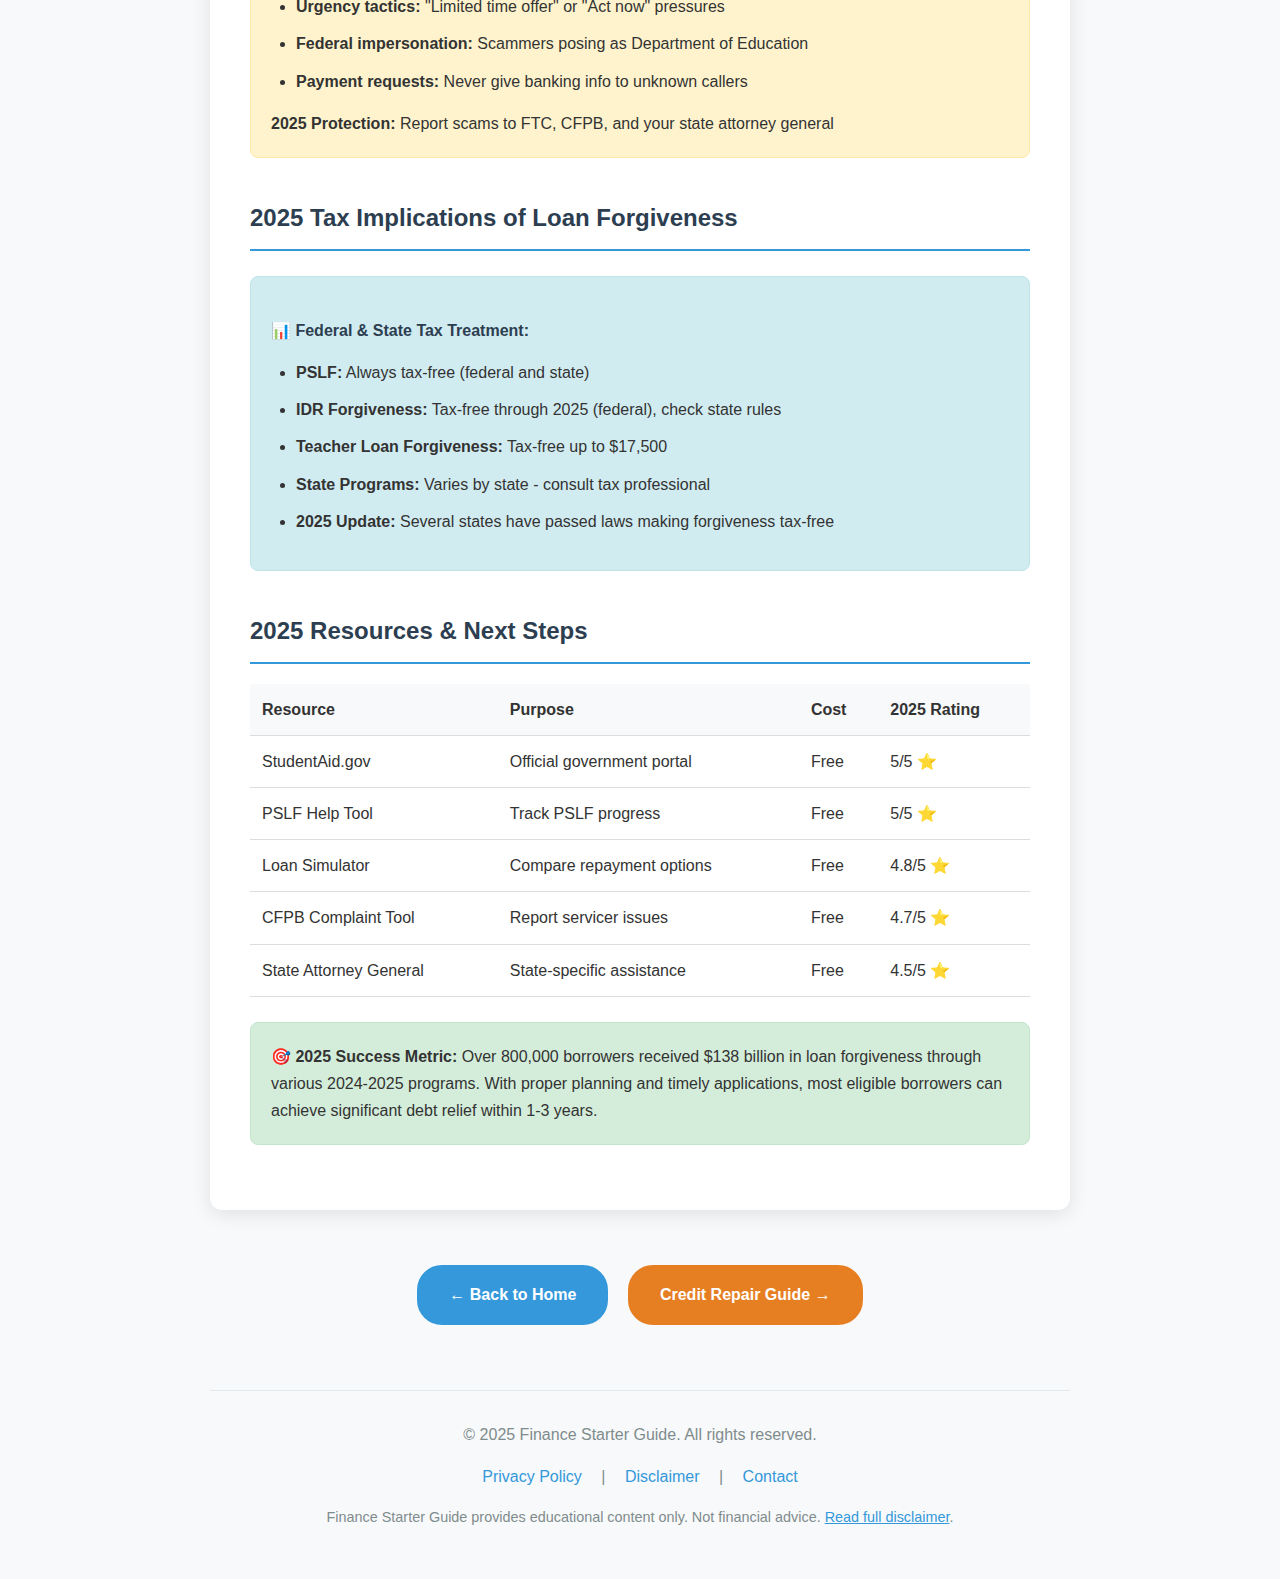
<file: student-loans-2025.html>
<!DOCTYPE html>
<html lang="en">
<head>
    <meta charset="UTF-8">
    <meta name="viewport" content="width=device-width, initial-scale=1.0">
    <title>2025 Student Loan Forgiveness: Complete Guide for Borrowers - Finance Starter Guide</title>
    <meta name="google-adsense-account" content="ca-pub-6330543640131396">
    <meta name="description" content="2025 student loan forgiveness programs: PSLF, IDR forgiveness, Biden-Harris plan updates. Eligibility requirements, application process, and state-specific options.">
    <style>
        :root { --primary: #2c3e50; --secondary: #3498db; --success: #27ae60; --light: #ecf0f1; }
        * { margin: 0; padding: 0; box-sizing: border-box; }
        body { font-family: 'Segoe UI', sans-serif; line-height: 1.7; color: #333; background: #f8f9fa; }
        .main-content { max-width: 900px; margin: 0 auto; padding: 20px; }
        .nav { background: white; padding: 15px 0; box-shadow: 0 2px 10px rgba(0,0,0,0.1); }
        .nav-content { max-width: 900px; margin: 0 auto; padding: 0 20px; display: flex; justify-content: center; gap: 30px; }
        .nav a { color: #2c3e50; text-decoration: none; font-weight: 600; padding: 5px 10px; border-radius: 5px; transition: all 0.3s ease; }
        .nav a:hover { background: #ecf0f1; transform: translateY(-2px); }
        .page-header { background: linear-gradient(135deg, #e67e22 0%, #d35400 100%); color: white; padding: 50px 0; text-align: center; margin-bottom: 40px; }
        .content-card { background: white; padding: 40px; border-radius: 12px; margin: 30px 0; box-shadow: 0 4px 20px rgba(0,0,0,0.1); }
        .btn-custom { display: inline-block; background: #3498db; color: white; padding: 14px 30px; border-radius: 25px; text-decoration: none; font-weight: bold; border: 2px solid #3498db; margin: 15px 0; transition: all 0.3s ease; }
        .btn-custom:hover { background: white; color: #3498db; transform: translateY(-2px); }
        .usa-specific { background: linear-gradient(135deg, #e8f5e8 0%, #d4edda 100%); border: 2px solid #27ae60; border-radius: 10px; padding: 25px; margin: 30px 0; }
        .warning-box { background: #fff3cd; border: 1px solid #ffeaa7; border-radius: 8px; padding: 20px; margin: 25px 0; }
        .tip-box { background: #d1ecf1; border: 1px solid #bee5eb; border-radius: 8px; padding: 20px; margin: 25px 0; }
        .success-box { background: #d4edda; border: 1px solid #c3e6cb; border-radius: 8px; padding: 20px; margin: 25px 0; }
        .calculator { background: #f8f9fa; padding: 25px; border-radius: 10px; margin: 25px 0; }
        .calculator input, .calculator select { padding: 10px; margin: 8px 5px; border: 1px solid #ddd; border-radius: 5px; width: 200px; }
        .calculator button { background: #27ae60; color: white; padding: 12px 25px; border: none; border-radius: 5px; cursor: pointer; font-size: 1em; margin: 10px 0; }
        .calculator button:hover { background: #219653; }
        table { width: 100%; border-collapse: collapse; margin: 20px 0; }
        th, td { padding: 12px; text-align: left; border-bottom: 1px solid #ddd; }
        th { background: #f8f9fa; font-weight: 600; }
        h2 { color: #2c3e50; border-bottom: 2px solid #3498db; padding-bottom: 10px; margin: 40px 0 20px 0; }
        h3 { color: #2c3e50; margin: 30px 0 15px 0; }
        h4 { color: #2c3e50; margin: 20px 0 10px 0; }
        ul, ol { margin: 15px 0; padding-left: 25px; }
        li { margin: 10px 0; }
        .program-card { background: #f8f9fa; padding: 25px; border-radius: 10px; margin: 20px 0; border-left: 4px solid #e67e22; }
        @media (max-width: 768px) { 
            .nav-content { flex-wrap: wrap; gap: 15px; } 
            .main-content { padding: 15px; } 
            .calculator input, .calculator select { width: 100%; margin: 5px 0; }
        }
    </style>
</head>
<body>
    <nav class="nav">
        <div class="nav-content">
            <a href="index.html">Home</a>
            <a href="credit-cards.html">Credit Cards</a>
            <a href="investing.html">Investing</a>
            <a href="budgeting.html">Budgeting</a>
            <a href="banking.html">Banking</a>
        </div>
    </nav>

    <header class="page-header">
        <div class="main-content">
            <h1>🎓 2025 Student Loan Forgiveness: Complete Guide for Borrowers</h1>
            <p>Updated 2025 programs, eligibility requirements, and application strategies for US student loan borrowers</p>
        </div>
    </header>

    <div class="main-content">
        <div class="content-card">
            <!-- ACTUALIZACIÓN USA 2025 -->
            <div class="usa-specific">
                <h3>🎯 2025 Student Loan Updates</h3>
                <p><strong>Key Changes Every Borrower Should Know:</strong></p>
                <ul>
                    <li>✅ <strong>SAVE Plan:</strong> New income-driven repayment benefits</li>
                    <li>✅ <strong>PSLF Waiver:</strong> Extended temporary changes</li>
                    <li>✅ <strong>Biden-Harris Relief:</strong> $138 billion approved for 3.9M borrowers</li>
                    <li>✅ <strong>Fresh Start Program:</strong> Helping defaulted borrowers</li>
                    <li>✅ <strong>State Programs:</strong> New forgiveness options in 15+ states</li>
                </ul>
                <p><em>2025 Update: New streamlined application processes and enhanced borrower protections</em></p>
            </div>

            <!-- CALCULADORA DE PAGOS 2025 -->
            <div class="calculator">
                <h3>💡 2025 Student Loan Payment Calculator</h3>
                <p>Estimate your monthly payments under different 2025 repayment plans:</p>
                <div>
                    <label>Loan Balance: $</label>
                    <input type="number" id="loanBalance" placeholder="35000" value="35000">
                </div>
                <div>
                    <label>Interest Rate: </label>
                    <input type="number" id="interestRate" placeholder="5.5" value="5.5" step="0.1">
                    <span>%</span>
                </div>
                <div>
                    <label>Repayment Plan: </label>
                    <select id="repaymentPlan">
                        <option value="standard">Standard (10 years)</option>
                        <option value="save">SAVE Plan</option>
                        <option value="extended">Extended (25 years)</option>
                        <option value="graduated">Graduated</option>
                    </select>
                </div>
                <div>
                    <label>Annual Income: $</label>
                    <input type="number" id="annualIncome" placeholder="50000" value="50000">
                </div>
                <button onclick="calculateLoanPayment()">Calculate Payment</button>
                <div id="paymentResult" style="margin-top: 15px; padding: 20px; background: white; border-radius: 5px; display: none;">
                    <strong>2025 Payment Estimate:</strong> 
                    <div style="margin-top: 10px;">
                        <span style="color: #e67e22; font-size: 1.2em;">$<span id="monthlyPayment">0</span>/month</span>
                        <div style="font-size: 0.9em; color: #666; margin-top: 5px;">
                            Total paid: $<span id="totalPaid">0</span> | Interest: $<span id="totalInterest">0</span>
                        </div>
                    </div>
                </div>
            </div>

            <h2>2025 Student Loan Forgiveness Programs</h2>
            
            <div class="program-card">
                <h3>🏛️ Public Service Loan Forgiveness (PSLF)</h3>
                <p><strong>2025 Updates:</strong> Temporary waiver opportunities extended, new qualifying payment count adjustments</p>
                <table>
                    <tr><th>Eligibility</th><th>Requirements</th><th>2025 Changes</th><th>Approval Rate</th></tr>
                    <tr>
                        <td>Government & nonprofit employees</td>
                        <td>120 qualifying payments, full-time employment</td>
                        <td>More payment types now qualify</td>
                        <td>45% (up from 2% in 2020)</td>
                    </tr>
                </table>
                <div class="tip-box">
                    <strong>💡 2025 Strategy:</strong> Use the PSLF Help Tool on StudentAid.gov to track your progress and submit employment certification annually.
                </div>
            </div>

            <div class="program-card">
                <h3>💰 Income-Driven Repayment (IDR) Forgiveness</h3>
                <p><strong>2025 Focus:</strong> SAVE Plan offers most generous terms for low and middle-income borrowers</p>
                <table>
                    <tr><th>Plan</th><th>Payment Cap</th><th>Forgiveness Timeline</th><th>Best For</th></tr>
                    <tr><td>SAVE Plan</td><td>5-10% of discretionary income</td><td>20-25 years</td><td>Most borrowers</td></tr>
                    <tr><td>PAYE</td><td>10% of discretionary income</td><td>20 years</td><td>New borrowers</td></tr>
                    <tr><td>IBR</td><td>10-15% of discretionary income</td><td>20-25 years</td><td>All borrowers</td></tr>
                    <tr><td>ICR</td><td>20% of discretionary income</td><td>25 years</td><td>Parent PLUS loans</td></tr>
                </table>
            </div>

            <div class="program-card">
                <h3>🎯 Borrower Defense to Repayment</h3>
                <p><strong>2025 Status:</strong> Continued processing of claims from defrauded students</p>
                <table>
                    <tr><th>Eligible Situations</th><th>Approval Rate</th><th>Average Relief</th><th>Processing Time</th></tr>
                    <tr><td>School misconduct</td><td>65%</td><td>Full discharge</td><td>6-18 months</td></tr>
                    <tr><td>False advertising</td><td>45%</td><td>Full discharge</td><td>12-24 months</td></tr>
                    <tr><td>School closure</td><td>90%</td><td>Full discharge</td><td>3-6 months</td></tr>
                </table>
            </div>

            <!-- ESTADO ESPECÍFICO 2025 -->
            <h3>🗺️ 2025 State-Specific Student Loan Programs</h3>
            <div class="tip-box">
                <h4>State-Based Forgiveness Opportunities:</h4>
                <ul>
                    <li><strong>California:</strong> CA Student Loan Borrower Bill of Rights + healthcare worker programs</li>
                    <li><strong>New York:</strong> NYS Get on Your Feet Loan Forgiveness + excelsior scholarships</li>
                    <li><strong>Texas:</strong> Teach for Texas Loan Repayment Assistance Program</li>
                    <li><strong>Florida:</strong> Florida Bar Foundation Loan Repayment Assistance</li>
                    <li><strong>Illinois:</strong> IL Teachers Loan Repayment Program + healthcare incentives</li>
                    <li><strong>Massachusetts:</strong> MA Loan Repayment Program for health professionals</li>
                </ul>
            </div>

            <!-- CASO DE ESTUDIO 2025 -->
            <div style="background: #f8f9fa; padding: 25px; border-radius: 10px; margin: 30px 0;">
                <h3>📈 2025 Success Story: Maria - Teacher in California</h3>
                <p><strong>Situation:</strong> $68,000 in student loans, 8 years of teaching, previously denied PSLF</p>
                
                <h4>2025 Strategy Implementation:</h4>
                <ul>
                    <li><strong>Month 1:</strong> Applied for PSLF under temporary waiver</li>
                    <li><strong>Month 2:</strong> Consolidated loans into Direct Consolidation Loan</li>
                    <li><strong>Month 3:</strong> Submitted employment certification for all previous years</li>
                    <li><strong>Month 4:</strong> Received payment count update: 96 qualifying payments</li>
                    <li><strong>Month 5-16:</strong> Continued teaching while making qualifying payments</li>
                    <li><strong>Month 17:</strong> Applied for forgiveness with 120+ qualifying payments</li>
                    <li><strong>Month 18:</strong> $68,000 loan balance forgiven + state tax exemption</li>
                </ul>
                
                <p><strong>2025 Tools Used:</strong> PSLF Help Tool, loan consolidation, employment certification forms</p>
            </div>

            <h2>2025 Application Process & Timeline</h2>
            
            <table>
                <tr>
                    <th>Step</th>
                    <th>Action Required</th>
                    <th>2025 Timeline</th>
                    <th>Success Tips</th>
                </tr>
                <tr>
                    <td>1. Research</td>
                    <td>Identify eligible programs</td>
                    <td>1-2 weeks</td>
                    <td>Use StudentAid.gov assessment tool</td>
                </tr>
                <tr>
                    <td>2. Documentation</td>
                    <td>Gather employment & payment records</td>
                    <td>2-4 weeks</td>
                    <td>Request free transcript from NSLDS</td>
                </tr>
                <tr>
                    <td>3. Application</td>
                    <td>Submit complete application package</td>
                    <td>1 day</td>
                    <td>Use digital signatures when possible</td>
                </tr>
                <tr>
                    <td>4. Processing</td>
                    <td>Department of Education review</td>
                    <td>2-6 months</td>
                    <td>Check status online every 30 days</td>
                </tr>
                <tr>
                    <td>5. Approval</td>
                    <td>Receive forgiveness determination</td>
                    <td>1-2 months</td>
                    <td>Celebrate tax-free in most cases!</td>
                </tr>
            </table>

            <h2>2025 Scam Alerts & Borrower Protections</h2>
            
            <div class="warning-box">
                <h4>⚠️ 2025 Student Loan Scam Warning Signs:</h4>
                <ul>
                    <li><strong>Upfront fees:</strong> Legitimate services are FREE through StudentAid.gov</li>
                    <li><strong>Guaranteed forgiveness:</strong> No company can guarantee approval</li>
                    <li><strong>Urgency tactics:</strong> "Limited time offer" or "Act now" pressures</li>
                    <li><strong>Federal impersonation:</strong> Scammers posing as Department of Education</li>
                    <li><strong>Payment requests:</strong> Never give banking info to unknown callers</li>
                </ul>
                <p><strong>2025 Protection:</strong> Report scams to FTC, CFPB, and your state attorney general</p>
            </div>

            <h2>2025 Tax Implications of Loan Forgiveness</h2>
            
            <div class="tip-box">
                <h4>📊 Federal & State Tax Treatment:</h4>
                <ul>
                    <li><strong>PSLF:</strong> Always tax-free (federal and state)</li>
                    <li><strong>IDR Forgiveness:</strong> Tax-free through 2025 (federal), check state rules</li>
                    <li><strong>Teacher Loan Forgiveness:</strong> Tax-free up to $17,500</li>
                    <li><strong>State Programs:</strong> Varies by state - consult tax professional</li>
                    <li><strong>2025 Update:</strong> Several states have passed laws making forgiveness tax-free</li>
                </ul>
            </div>

            <h2>2025 Resources & Next Steps</h2>
            
            <table>
                <tr>
                    <th>Resource</th>
                    <th>Purpose</th>
                    <th>Cost</th>
                    <th>2025 Rating</th>
                </tr>
                <tr>
                    <td>StudentAid.gov</td>
                    <td>Official government portal</td>
                    <td>Free</td>
                    <td>5/5 ⭐</td>
                </tr>
                <tr>
                    <td>PSLF Help Tool</td>
                    <td>Track PSLF progress</td>
                    <td>Free</td>
                    <td>5/5 ⭐</td>
                </tr>
                <tr>
                    <td>Loan Simulator</td>
                    <td>Compare repayment options</td>
                    <td>Free</td>
                    <td>4.8/5 ⭐</td>
                </tr>
                <tr>
                    <td>CFPB Complaint Tool</td>
                    <td>Report servicer issues</td>
                    <td>Free</td>
                    <td>4.7/5 ⭐</td>
                </tr>
                <tr>
                    <td>State Attorney General</td>
                    <td>State-specific assistance</td>
                    <td>Free</td>
                    <td>4.5/5 ⭐</td>
                </tr>
            </table>

            <div class="success-box">
                <strong>🎯 2025 Success Metric:</strong> Over 800,000 borrowers received $138 billion in loan forgiveness through various 2024-2025 programs. With proper planning and timely applications, most eligible borrowers can achieve significant debt relief within 1-3 years.
            </div>

        </div>

        <div style="text-align: center; margin: 40px 0;">
            <a href="index.html" class="btn-custom">← Back to Home</a>
            <a href="credit-repair-2025.html" class="btn-custom" style="background: #e67e22; border-color: #e67e22; margin-left: 15px;">Credit Repair Guide →</a>
        </div>

        <footer style="text-align: center; margin-top: 50px; padding: 30px 20px; border-top: 1px solid #e1e8ed; color: #7f8c8d; background: #f8f9fa;">
            <div style="max-width: 900px; margin: 0 auto;">
                <p>© 2025 Finance Starter Guide. All rights reserved.</p>
                <p style="margin: 15px 0;">
                    <a href="privacy-policy.html" style="color: #3498db; margin: 0 15px; text-decoration: none;">Privacy Policy</a> | 
                    <a href="disclaimer.html" style="color: #3498db; margin: 0 15px; text-decoration: none;">Disclaimer</a> | 
                    <a href="contact.html" style="color: #3498db; margin: 0 15px; text-decoration: none;">Contact</a>
                </p>
                <p style="font-size: 0.9em; margin-top: 10px;">
                    Finance Starter Guide provides educational content only. Not financial advice. 
                    <a href="disclaimer.html" style="color: #3498db;">Read full disclaimer</a>.
                </p>
            </div>
        </footer>
    </div>

    <script>
        // Calculadora de pagos de préstamos estudiantiles 2025
        function calculateLoanPayment() {
            const balance = parseFloat(document.getElementById('loanBalance').value) || 35000;
            const rate = parseFloat(document.getElementById('interestRate').value) || 5.5;
            const plan = document.getElementById('repaymentPlan').value;
            const income = parseFloat(document.getElementById('annualIncome').value) || 50000;
            
            let monthlyPayment, totalPaid, totalInterest, months;
            
            switch(plan) {
                case 'standard':
                    months = 120;
                    monthlyPayment = calculateStandardPayment(balance, rate, months);
                    break;
                case 'save':
                    monthlyPayment = calculateSavePayment(income, balance);
                    months = 240; // 20 years for undergraduate
                    break;
                case 'extended':
                    months = 300;
                    monthlyPayment = calculateStandardPayment(balance, rate, months);
                    break;
                case 'graduated':
                    monthlyPayment = calculateGraduatedPayment(balance, rate, 120);
                    months = 120;
                    break;
            }
            
            totalPaid = monthlyPayment * months;
            totalInterest = totalPaid - balance;
            
            document.getElementById('monthlyPayment').textContent = monthlyPayment.toFixed(2);
            document.getElementById('totalPaid').textContent = totalPaid.toFixed(0);
            document.getElementById('totalInterest').textContent = totalInterest.toFixed(0);
            document.getElementById('paymentResult').style.display = 'block';
        }

        function calculateStandardPayment(balance, rate, months) {
            const monthlyRate = rate / 100 / 12;
            return balance * monthlyRate * Math.pow(1 + monthlyRate, months) / (Math.pow(1 + monthlyRate, months) - 1);
        }

        function calculateSavePayment(income, balance) {
            // SAVE plan calculation (simplified)
            const discretionaryIncome = Math.max(0, income - (21840 / 12)); // 2025 poverty guideline
            return Math.min(discretionaryIncome * 0.10 / 12, calculateStandardPayment(balance, 5.5, 120));
        }

        function calculateGraduatedPayment(balance, rate, months) {
            // Simplified graduated payment (starts lower)
            const standardPayment = calculateStandardPayment(balance, rate, months);
            return standardPayment * 0.75; // 25% lower initial payment
        }

        // Calcular automáticamente al cargar la página
        window.onload = function() {
            calculateLoanPayment();
        }
    </script>
</body>
</html>
</file>
